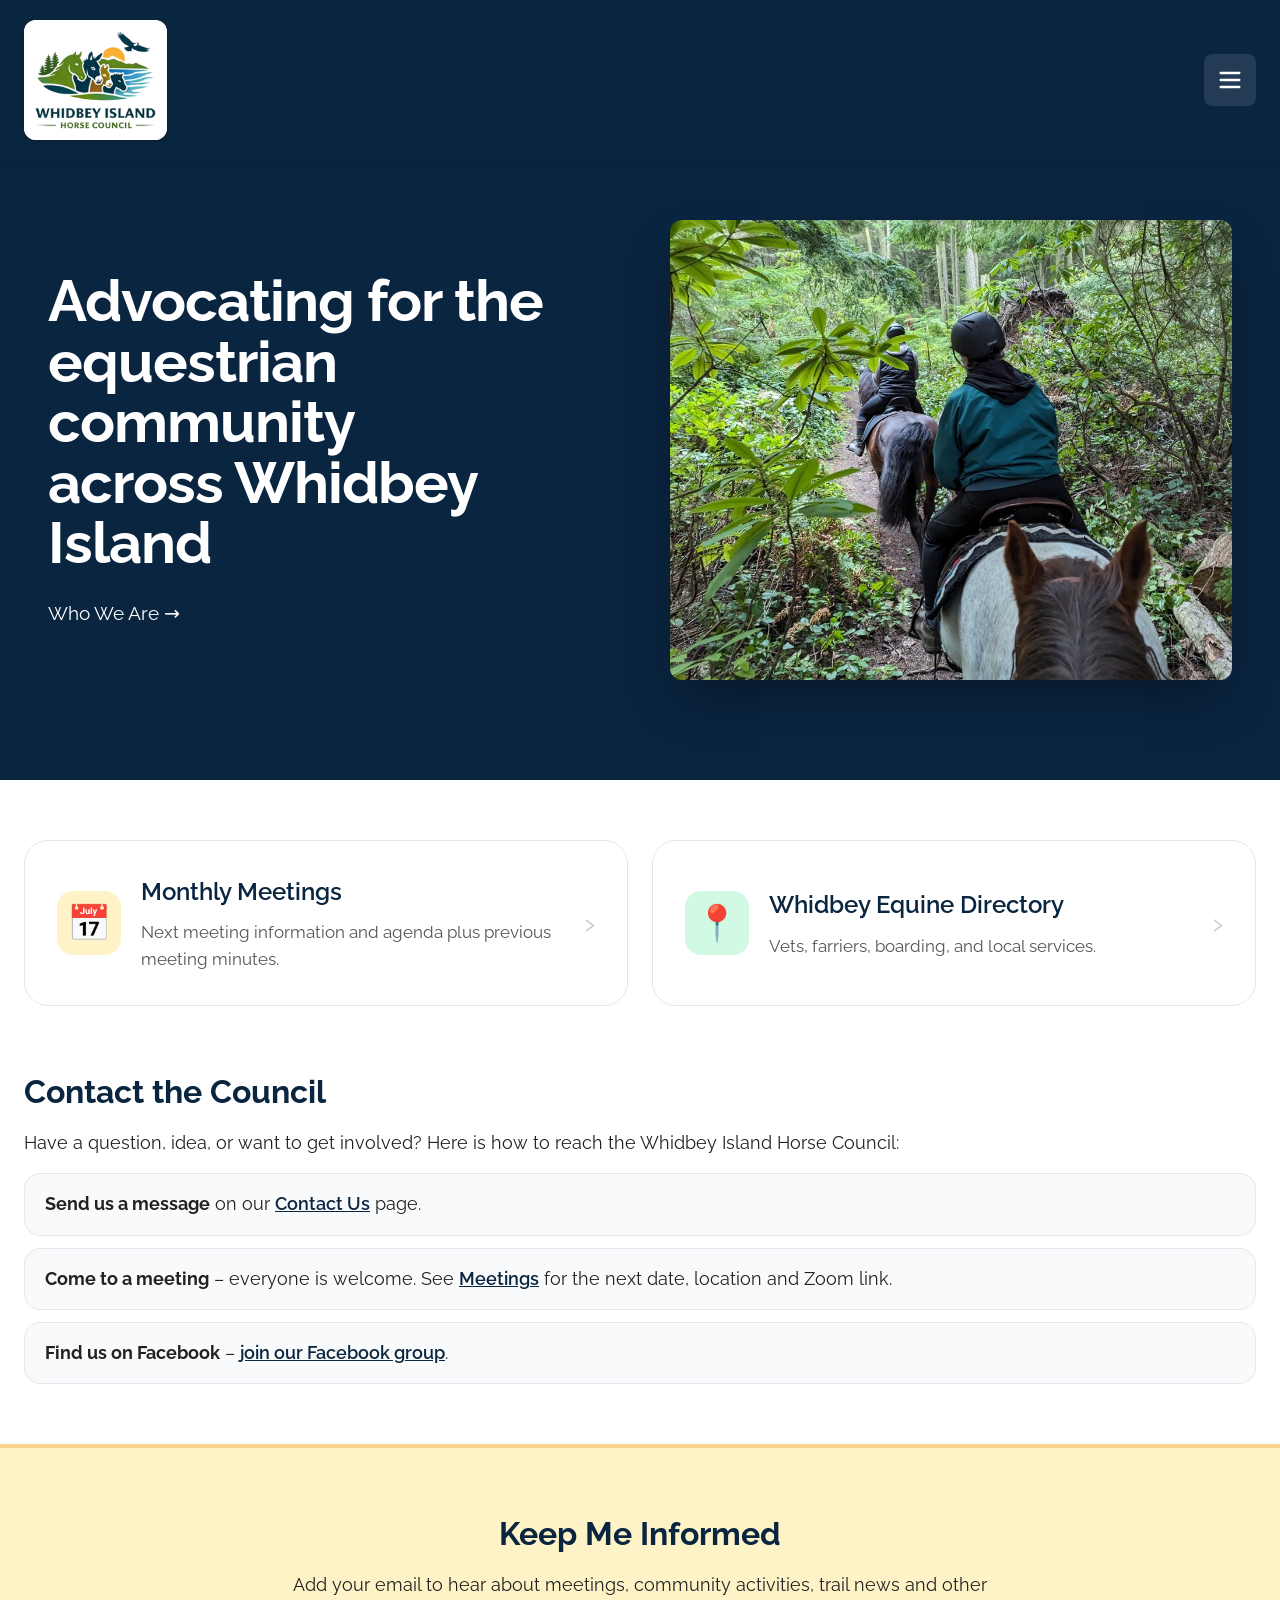
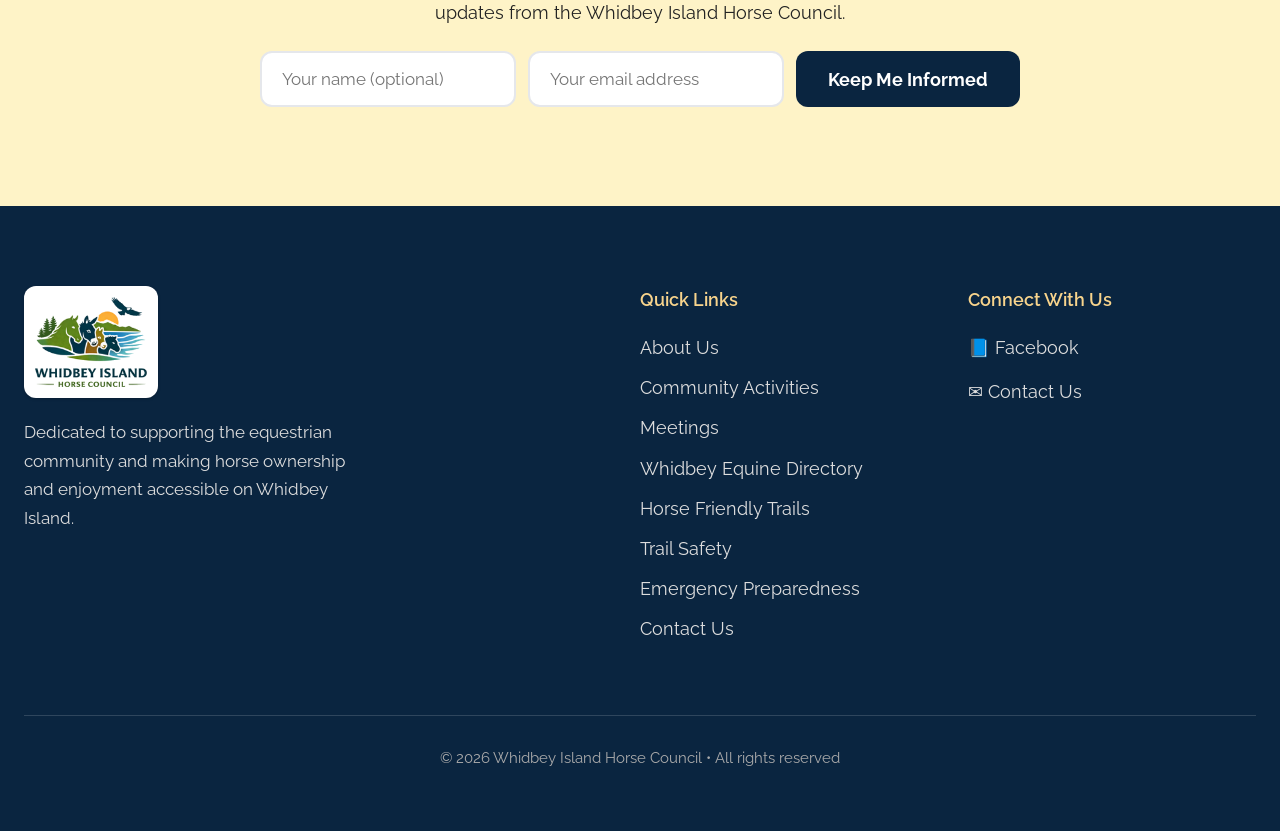
<file: index.html>
<!DOCTYPE html>
<html lang="en">
<head>
    <meta charset="UTF-8">
    <meta name="viewport" content="width=device-width, initial-scale=1.0">
    <meta name="description" content="Whidbey Island Horse Council - Promoting responsible horse ownership, trail access, and equestrian community on Whidbey Island, Washington.">
    <title>Home | Whidbey Island Horse Council</title>
    <link href="https://fonts.googleapis.com/css2?family=Raleway:wght@400;500;600;700&display=swap" rel="stylesheet">
    <link rel="icon" href="images/logo-header.png?v=20261117c" type="image/png">
    <link rel="apple-touch-icon" href="images/logo-header.png?v=20261117c">
    <link rel="stylesheet" href="css/styles.css?v=20261117c">
</head>
<body>

    <!-- HEADER with full accordion mobile menu -->
    <header class="header-bg">
        <div class="nav-container">
            <div class="logo-container">
                <a href="index.html">
                    <img src="images/logo-header.png?v=20261117c" alt="Whidbey Island Horse Council" class="site-logo">
                </a>
            </div>
            <nav class="desktop-nav" aria-label="Main">
                <a href="index.html" class="active">Home</a>
                <a href="about.html">About Us / Mission</a>
                <a href="events.html">Community Activities</a>
                <a href="monthly-meetings.html">Meetings</a>
                <a href="whidbey-equine-directory.html">Whidbey Equine Directory</a>
                <a href="horse-friendly-trails.html">Horse Friendly Trails</a>
                <a href="resources.html">Trail Safety</a>
                <a href="emergency-preparedness.html">Emergency Preparedness</a>
                <a href="contact.html">Contact Us</a>
            </nav>
            <button type="button" class="hamburger" onclick="toggleMobileMenu()" aria-label="Open menu" aria-controls="mobile-menu">
                <svg id="hamburger-icon" xmlns="http://www.w3.org/2000/svg" width="28" height="28" fill="none" viewBox="0 0 24 24" stroke="currentColor">
                    <path stroke-linecap="round" stroke-linejoin="round" stroke-width="2" d="M4 6h16M4 12h16M4 18h16"/>
                </svg>
            </button>
        </div>

        <!-- RIGHT-SIDE MOBILE DRAWER (no sub-menus: every page is its own item) -->
        <div id="mobile-menu" class="mobile-menu">
            <button type="button" class="close-btn" onclick="toggleMobileMenu()" aria-label="Close menu">×</button>
            <nav aria-label="Main menu">
                <a href="index.html" class="active" aria-current="page" onclick="toggleMobileMenu()">Home</a>
                <a href="about.html" onclick="toggleMobileMenu()">About Us / Mission</a>
                <a href="events.html" onclick="toggleMobileMenu()">Community Activities</a>
                <a href="monthly-meetings.html" onclick="toggleMobileMenu()">Meetings</a>
                <a href="whidbey-equine-directory.html" onclick="toggleMobileMenu()">Whidbey Equine Directory</a>
                <a href="horse-friendly-trails.html" onclick="toggleMobileMenu()">Horse Friendly Trails</a>
                <a href="resources.html" onclick="toggleMobileMenu()">Trail Safety</a>
                <a href="emergency-preparedness.html" onclick="toggleMobileMenu()">Emergency Preparedness</a>
                <a href="contact.html" onclick="toggleMobileMenu()">Contact Us</a>
            </nav>
        </div>
    </header>
    <!-- HERO SECTION – Text left, photo right -->
    <section class="home-hero">
        <div class="hero-grid">
            <div class="home-hero-text">
                <h1 class="home-hero-title">
                    Advocating for the equestrian community<br>across Whidbey Island
                </h1>
                <div style="display: flex; gap: 28px; flex-wrap: wrap; align-items: center;">
                    <a href="about.html" class="home-hero-link">Who We Are →</a>
                </div>
            </div>
            <div>
                <img src="images/hero-rider.jpg" alt="Horse rider on trail at sunset" class="home-hero-img">
            </div>
        </div>
    </section>

    <!-- QUICK LINKS -->
    <section class="quick-section">
        <div class="quick-grid">
          
            <a href="monthly-meetings.html" class="card">
                <div class="card-icon" style="background:#fef3c7; color:#b45309;">📅</div>
                <div class="card-content">
                    <h3>Monthly Meetings</h3>
                    <p>Next meeting information and agenda plus previous meeting minutes.</p>
                </div>
                <span class="card-arrow">›</span>
            </a>
            
            <a href="whidbey-equine-directory.html" class="card">
                <div class="card-icon" style="background:#d1fae5; color:#0f766e;">📍</div>
                <div class="card-content">
                    <h3>Whidbey Equine Directory</h3>
                    <p>Vets, farriers, boarding, and local services.</p>
                </div>
                <span class="card-arrow">›</span>
            </a>
        </div>
    </section>

    <!-- CONTACT THE COUNCIL -->
    <section class="home-contact">
        <h2>Contact the Council</h2>
        <p>Have a question, idea, or want to get involved? Here is how to reach the Whidbey Island Horse Council:</p>
        <ul class="home-contact-list">
            <li><strong>Send us a message</strong> on our <a href="contact.html">Contact Us</a> page.</li>
            <li><strong>Come to a meeting</strong> – everyone is welcome. See <a href="monthly-meetings.html">Meetings</a> for the next date, location and Zoom link.</li>
            <li><strong>Find us on Facebook</strong> – <a href="https://www.facebook.com/groups/1446844290421112" target="_blank" rel="noopener">join our Facebook group</a>.</li>
        </ul>
    </section>

    <!-- KEEP ME INFORMED (email sign-up). Where it goes is set in js/site-config.js -->
    <section class="keep-informed" id="keep-informed">
        <div class="keep-informed-inner">
            <h2>Keep Me Informed</h2>
            <p>Add your email to hear about meetings, community activities, trail news and other updates from the Whidbey Island Horse Council.</p>
            <form id="keep-informed-form" class="keep-informed-form" method="POST">
                <label class="visually-hidden" for="ki-name">Your name (optional)</label>
                <input id="ki-name" type="text" name="name" placeholder="Your name (optional)" autocomplete="name">
                <label class="visually-hidden" for="ki-email">Your email</label>
                <input id="ki-email" type="email" name="email" placeholder="Your email address" required autocomplete="email">
                <input type="hidden" name="_subject" value="Keep Me Informed sign-up (Whidbey Island Horse Council website)">
                <input type="hidden" name="form" value="Keep Me Informed">
                <input type="text" name="_gotcha" style="display:none" tabindex="-1" autocomplete="off">
                <button type="submit" class="keep-informed-btn">Keep Me Informed</button>
            </form>
            <p id="keep-informed-status" class="keep-informed-status" role="status" aria-live="polite"></p>
        </div>
    </section>

    <!-- FOOTER -->
    <footer class="footer">
        <div class="footer-content">
            <div>
                <div class="footer-logo">
                    <img src="images/logo-header.png?v=20261117c" alt="Whidbey Island Horse Council">
                </div>
                <p>Dedicated to supporting the equestrian community and making horse ownership and enjoyment accessible on Whidbey Island.</p>
            </div>
            <div class="footer-column">
                <h4>Quick Links</h4>
                <ul>
                    <li><a href="about.html">About Us</a></li>
                    <li><a href="events.html">Community Activities</a></li>
                    <li><a href="monthly-meetings.html">Meetings</a></li>
                    <li><a href="whidbey-equine-directory.html">Whidbey Equine Directory</a></li>
                    <li><a href="horse-friendly-trails.html">Horse Friendly Trails</a></li>
                    <li><a href="resources.html">Trail Safety</a></li>
                    <li><a href="emergency-preparedness.html">Emergency Preparedness</a></li>
                    <li><a href="contact.html">Contact Us</a></li>
                </ul>
            </div>
            <div class="footer-column">
                <h4>Connect With Us</h4>
                <div class="footer-social">
                    <a href="https://www.facebook.com/groups/1446844290421112" target="_blank" rel="noopener">📘 Facebook</a>
                    <a href="contact.html">✉️ Contact Us</a>
                </div>
            </div>
        </div>
        <div class="footer-bottom">
            &copy; 2026 Whidbey Island Horse Council • All rights reserved
        </div>
    </footer>

    <script src="js/site-config.js"></script>
    <script>
        // Keep Me Informed sign-up (same Formspree mechanism as the Contact Us page)
        (function () {
            const form = document.getElementById('keep-informed-form');
            const status = document.getElementById('keep-informed-status');
            if (!form) return;
            const endpoint = (window.SITE_CONFIG && window.SITE_CONFIG.keepInformedFormEndpoint) || '';
            form.action = endpoint;
            form.addEventListener('submit', async function (e) {
                e.preventDefault();
                const button = form.querySelector('button');
                button.disabled = true;
                button.textContent = 'Sending...';
                try {
                    const response = await fetch(endpoint, {
                        method: 'POST',
                        body: new FormData(form),
                        headers: { 'Accept': 'application/json' }
                    });
                    if (!response.ok) throw new Error('Status ' + response.status);
                    form.reset();
                    status.textContent = 'Thank you! You are on the list.';
                    status.className = 'keep-informed-status ok';
                } catch (err) {
                    status.textContent = 'Sorry, something went wrong. Please try again, or use our Contact Us page.';
                    status.className = 'keep-informed-status error';
                } finally {
                    button.disabled = false;
                    button.textContent = 'Keep Me Informed';
                }
            });
        })();

        function toggleMobileMenu() {
            const menu = document.getElementById('mobile-menu');
            const icon = document.getElementById('hamburger-icon');
            if (menu.classList.contains('active')) {
                menu.classList.remove('active');
                icon.innerHTML = `<path stroke-linecap="round" stroke-linejoin="round" stroke-width="2" d="M4 6h16M4 12h16M4 18h16"/>`;
            } else {
                menu.classList.add('active');
                icon.innerHTML = `<path stroke-linecap="round" stroke-linejoin="round" stroke-width="2" d="M6 18L18 6M6 6l12 12"/>`;
            }
        }
        function toggleAccordion(button) {
            const isExpanded = button.getAttribute('aria-expanded') === 'true';
            button.setAttribute('aria-expanded', !isExpanded);
            const content = button.nextElementSibling;
            content.classList.toggle('open');
        }
    </script>
</body>
</html>
</file>
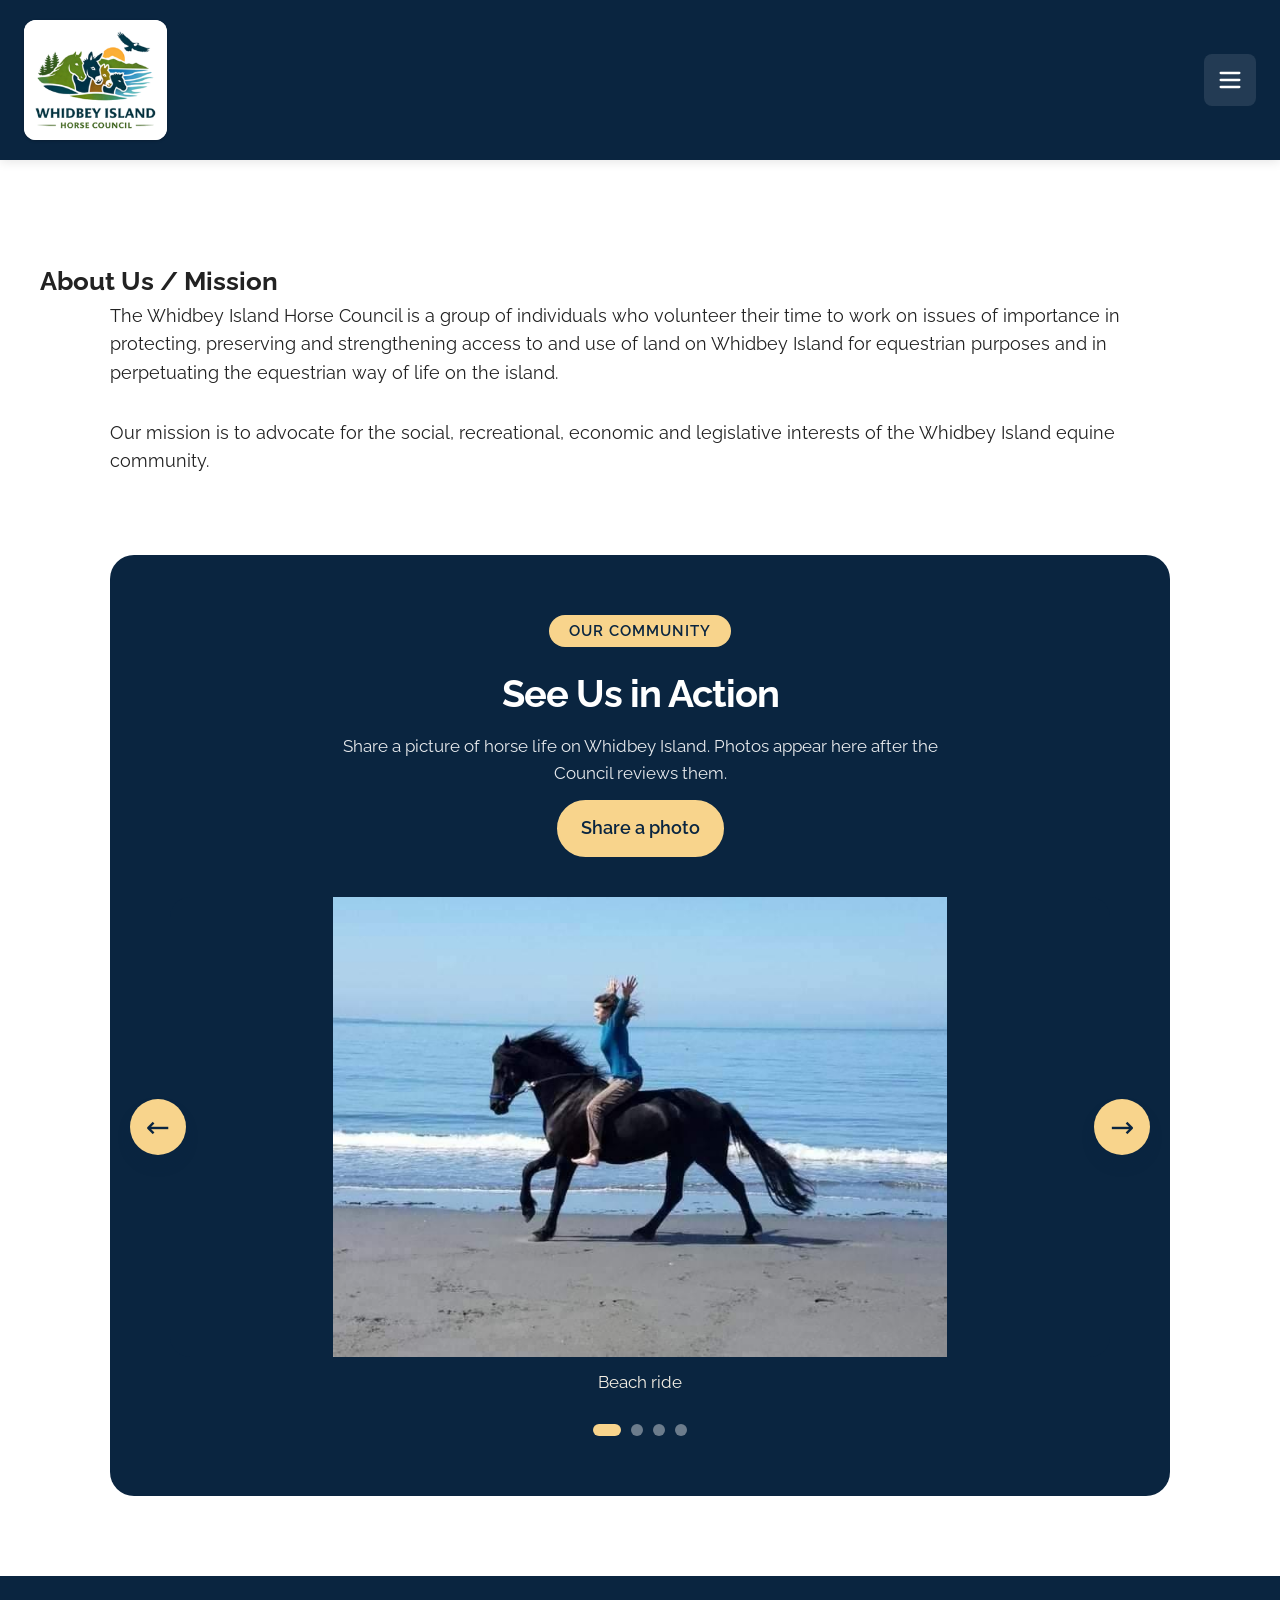
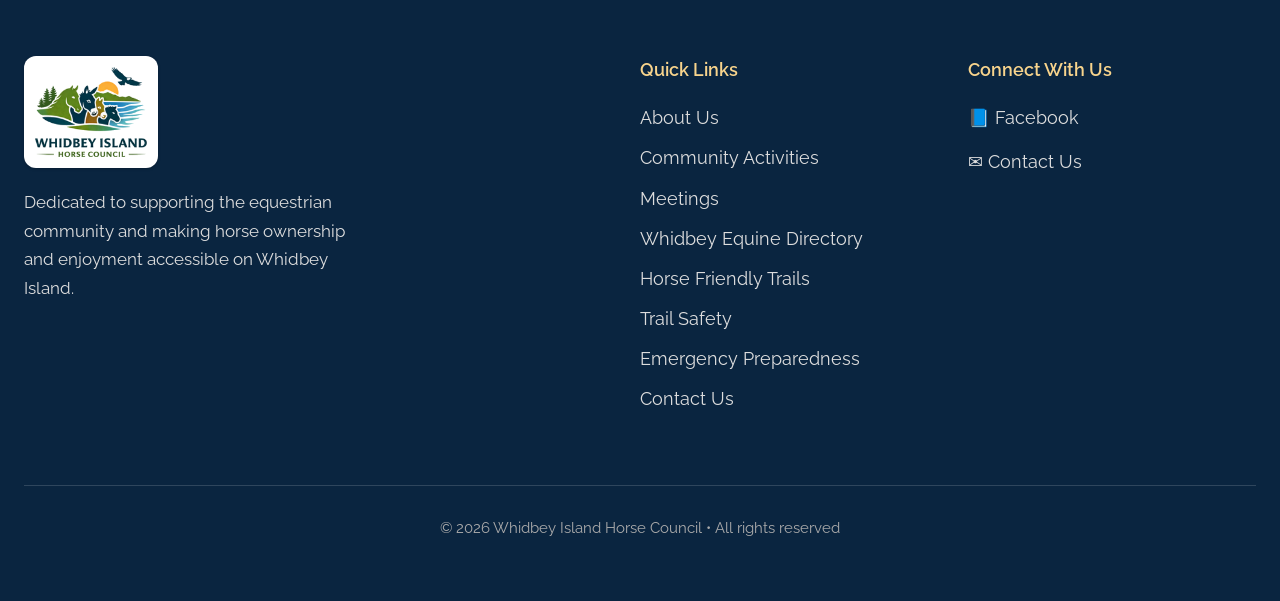
<file: about.html>
<!DOCTYPE html>
<html lang="en">
<head>
    <meta charset="UTF-8">
    <meta name="viewport" content="width=device-width, initial-scale=1.0">
    <title>About Us / Mission | Whidbey Island Horse Council</title>
    <link href="https://fonts.googleapis.com/css2?family=Raleway:wght@400;500;600;700&display=swap" rel="stylesheet">
    <link rel="icon" href="images/logo-header.png?v=20261117c" type="image/png">
    <link rel="apple-touch-icon" href="images/logo-header.png?v=20261117c">
    <link rel="stylesheet" href="css/styles.css?v=20261120f">
</head>
<body>

    <!-- HEADER (unchanged) -->
    <header class="header-bg">
        <div class="nav-container">
            <div class="logo-container">
                <a href="index.html">
                    <img src="images/logo-header.png?v=20261117c" alt="Whidbey Island Horse Council" class="site-logo">
                </a>
            </div>
            <nav class="desktop-nav" aria-label="Main">
                <a href="index.html">Home</a>
                <a href="about.html" class="active">About Us / Mission</a>
                <a href="events.html">Community Activities</a>
                <a href="monthly-meetings.html">Meetings</a>
                <a href="whidbey-equine-directory.html">Whidbey Equine Directory</a>
                <a href="horse-friendly-trails.html">Horse Friendly Trails</a>
                <a href="resources.html">Trail Safety</a>
                <a href="emergency-preparedness.html">Emergency Preparedness</a>
                <a href="contact.html">Contact Us</a>
            </nav>
            <button type="button" class="hamburger" onclick="toggleMobileMenu()" aria-label="Open menu" aria-controls="mobile-menu">
                <svg id="hamburger-icon" xmlns="http://www.w3.org/2000/svg" width="28" height="28" fill="none" viewBox="0 0 24 24" stroke="currentColor">
                    <path stroke-linecap="round" stroke-linejoin="round" stroke-width="2" d="M4 6h16M4 12h16M4 18h16"/>
                </svg>
            </button>
        </div>

        <!-- RIGHT-SIDE MOBILE DRAWER (no sub-menus: every page is its own item) -->
        <div id="mobile-menu" class="mobile-menu">
            <button type="button" class="close-btn" onclick="toggleMobileMenu()" aria-label="Close menu">×</button>
            <nav aria-label="Main menu">
                <a href="index.html" onclick="toggleMobileMenu()">Home</a>
                <a href="about.html" class="active" aria-current="page" onclick="toggleMobileMenu()">About Us / Mission</a>
                <a href="events.html" onclick="toggleMobileMenu()">Community Activities</a>
                <a href="monthly-meetings.html" onclick="toggleMobileMenu()">Meetings</a>
                <a href="whidbey-equine-directory.html" onclick="toggleMobileMenu()">Whidbey Equine Directory</a>
                <a href="horse-friendly-trails.html" onclick="toggleMobileMenu()">Horse Friendly Trails</a>
                <a href="resources.html" onclick="toggleMobileMenu()">Trail Safety</a>
                <a href="emergency-preparedness.html" onclick="toggleMobileMenu()">Emergency Preparedness</a>
                <a href="contact.html" onclick="toggleMobileMenu()">Contact Us</a>
            </nav>
        </div>
    </header>

    <section class="main-content">
        <h1 class="page-title">About Us / Mission</h1>
        <div class="content-wrapper">
            <p>The Whidbey Island Horse Council is a group of individuals who volunteer their time to work on issues of importance in protecting, preserving and strengthening access to and use of land on Whidbey Island for equestrian purposes and in perpetuating the equestrian way of life on the island.</p>
            
            <p style="margin-top: 2rem;">Our mission is to advocate for the social, recreational, economic and legislative interests of the Whidbey Island equine community.</p>

            <!-- CAROUSEL -->
            <div class="carousel-section">
                <div class="carousel-header">
                    <span>OUR COMMUNITY</span>
                    <h2 class="carousel-title">See Us in Action</h2>
                    <div class="carousel-share">
                        <p>Share a picture of horse life on Whidbey Island. Photos appear here after the Council reviews them.</p>
                        <a class="cta-pill" href="https://airtable.com/appQJMuaUdqUcuPiJ/pagS0AFWzb2B0iEV7/form" target="_blank" rel="noopener noreferrer">Share a photo</a>
                    </div>
                </div>
                
                <div class="carousel-container">
                    <button type="button" class="carousel-arrow prev" onclick="prevSlide()" aria-label="Previous photo">←</button>
                    <div class="carousel-viewport">
                    <div class="carousel-track" id="carousel-track">
                        <div class="carousel-slide">
                            <img src="images/council-horse-beach.jpeg" alt="Beach ride">
                            <p class="carousel-caption">Beach ride</p>
                        </div>
                        <div class="carousel-slide">
                            <img src="images/council-horse-head.jpeg" alt="Horse head">
                            <p class="carousel-caption">Horse head</p>
                        </div>
                        <div class="carousel-slide">
                            <img src="images/council-horse-diane.jpeg" alt="Diane with horse">
                            <p class="carousel-caption">Diane with horse</p>
                        </div>
                        <div class="carousel-slide">
                            <img src="images/council-horse-drive.jpeg" alt="Horse drive">
                            <p class="carousel-caption">Horse drive</p>
                        </div>
                    </div>
                    </div>
                    
                    <button type="button" class="carousel-arrow next" onclick="nextSlide()" aria-label="Next photo">→</button>
                </div>
                
                <div class="carousel-dots" id="carousel-dots" role="group" aria-label="Choose a photo"></div>
            </div>
        </div>
    </section>

    <!-- FOOTER -->
    <footer class="footer">
        <div class="footer-content">
            <div>
                <div class="footer-logo">
                    <img src="images/logo-header.png?v=20261117c" alt="Whidbey Island Horse Council">
                </div>
                <p>Dedicated to supporting the equestrian community and making horse ownership and enjoyment accessible on Whidbey Island.</p>
            </div>
            <div class="footer-column">
                <h4>Quick Links</h4>
                <ul>
                    <li><a href="about.html">About Us</a></li>
                    <li><a href="events.html">Community Activities</a></li>
                    <li><a href="monthly-meetings.html">Meetings</a></li>
                    <li><a href="whidbey-equine-directory.html">Whidbey Equine Directory</a></li>
                    <li><a href="horse-friendly-trails.html">Horse Friendly Trails</a></li>
                    <li><a href="resources.html">Trail Safety</a></li>
                    <li><a href="emergency-preparedness.html">Emergency Preparedness</a></li>
                    <li><a href="contact.html">Contact Us</a></li>
                </ul>
            </div>
            <div class="footer-column">
                <h4>Connect With Us</h4>
                <div class="footer-social">
                    <a href="https://www.facebook.com/groups/1446844290421112" target="_blank" rel="noopener">📘 Facebook</a>
                    <a href="contact.html">✉️ Contact Us</a>
                </div>
            </div>
        </div>
        <div class="footer-bottom">
            &copy; 2026 Whidbey Island Horse Council • All rights reserved
        </div>
    </footer>

    <script src="js/photos.js?v=20261120f"></script>
    <script>
        function toggleMobileMenu() {
            const menu = document.getElementById('mobile-menu');
            const icon = document.getElementById('hamburger-icon');
            if (menu.classList.contains('active')) {
                menu.classList.remove('active');
                icon.innerHTML = `<path stroke-linecap="round" stroke-linejoin="round" stroke-width="2" d="M4 6h16M4 12h16M4 18h16"/>`;
            } else {
                menu.classList.add('active');
                icon.innerHTML = `<path stroke-linecap="round" stroke-linejoin="round" stroke-width="2" d="M6 18L18 6M6 6l12 12"/>`;
            }
        }

        function toggleAccordion(button) {
            const isExpanded = button.getAttribute('aria-expanded') === 'true';
            button.setAttribute('aria-expanded', !isExpanded);
            const content = button.nextElementSibling;
            content.classList.toggle('open');
        }
    </script>
</body>
</html>
</file>
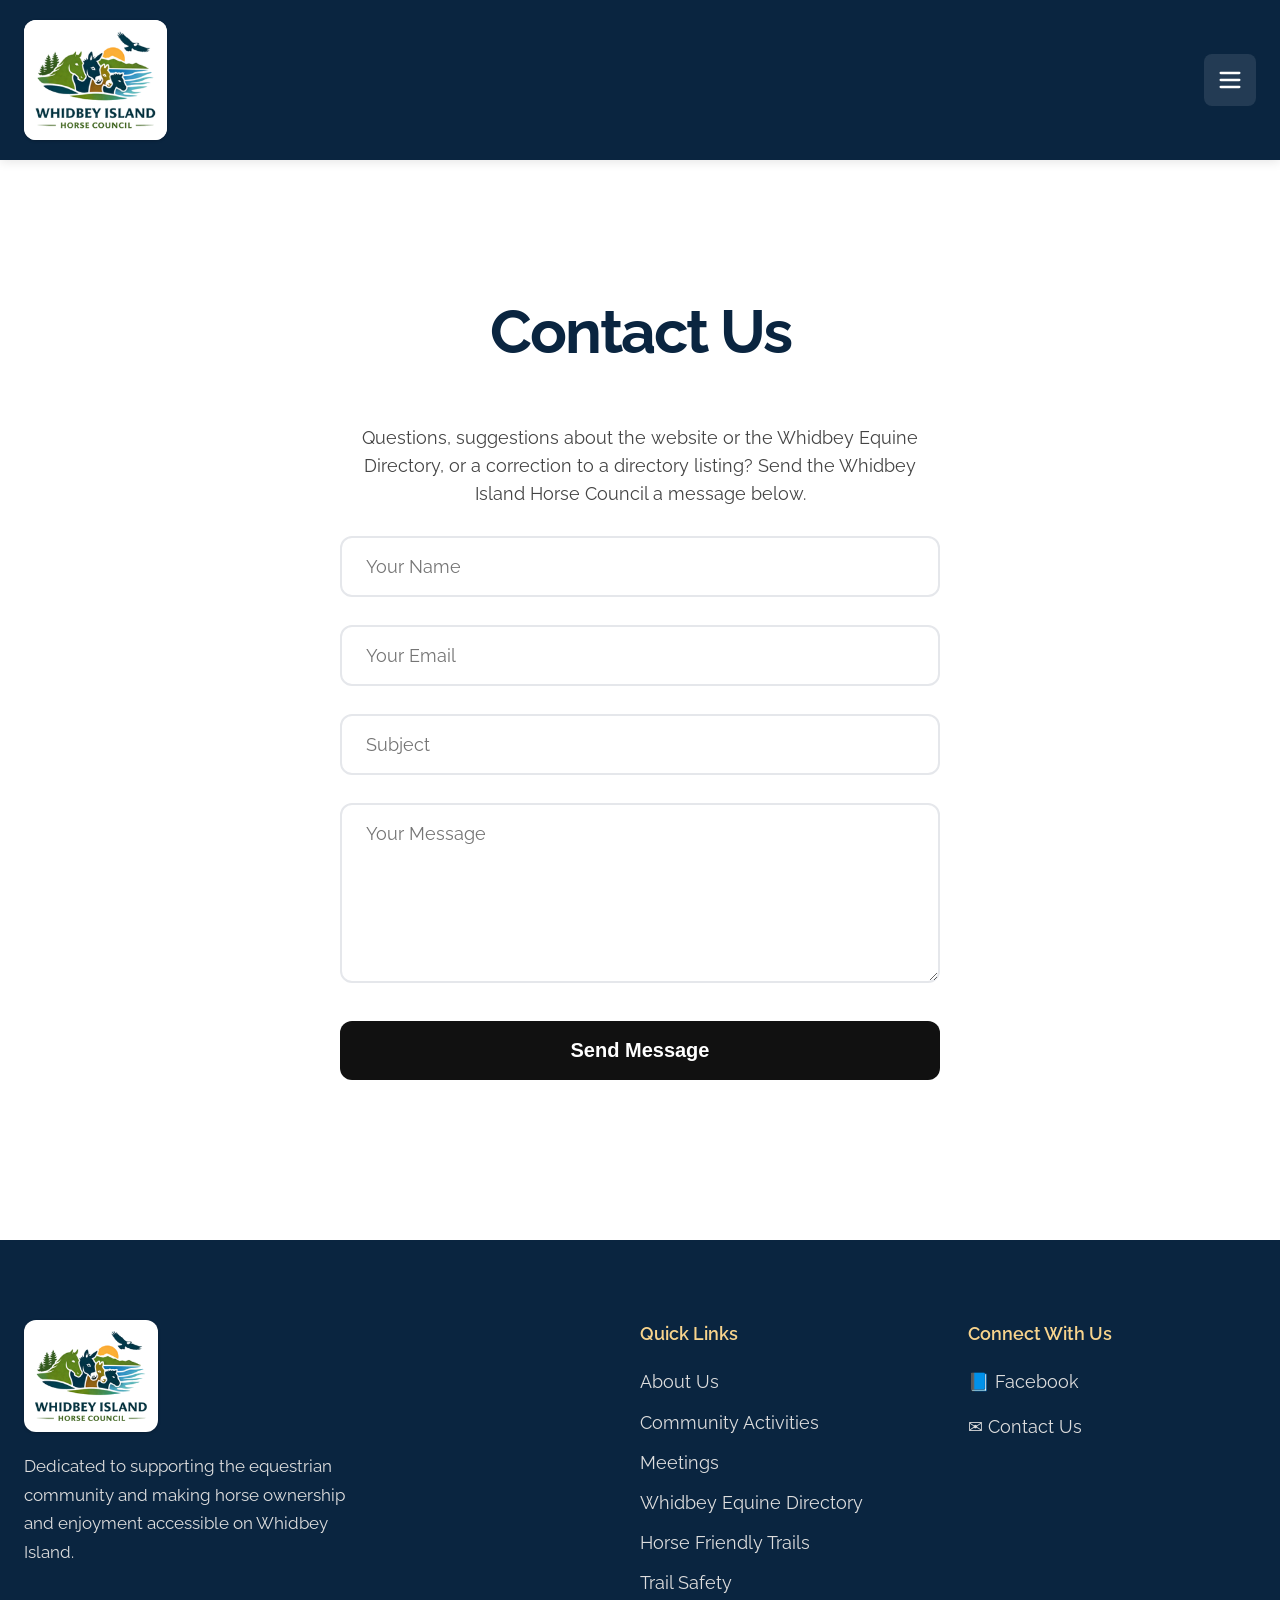
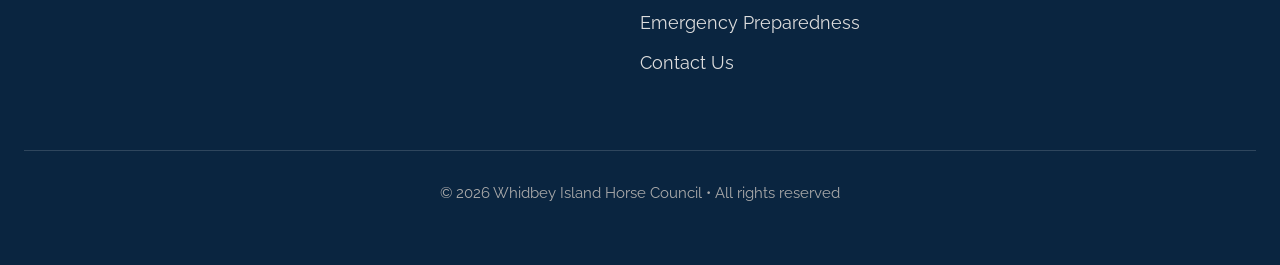
<file: contact.html>
<!DOCTYPE html>
<html lang="en">
<head>
    <meta charset="UTF-8">
    <meta name="viewport" content="width=device-width, initial-scale=1.0">
    <title>Contact Us | Whidbey Island Horse Council</title>

    <link href="https://fonts.googleapis.com/css2?family=Raleway:wght@400;500;600;700&display=swap" rel="stylesheet">
    <link href="https://fonts.googleapis.com/css2?family=Great+Vibes&display=swap" rel="stylesheet">
    <link rel="stylesheet" href="https://cdnjs.cloudflare.com/ajax/libs/font-awesome/6.5.1/css/all.min.css">
    <link rel="icon" href="images/logo-header.png?v=20261117c" type="image/png">
    <link rel="apple-touch-icon" href="images/logo-header.png?v=20261117c">
    <link rel="stylesheet" href="css/styles.css?v=20261117c">
    <style>
        #error-message i {
            color: #c0392b;
        }
    </style>
</head>
<body>

    <header class="header-bg">
        <div class="nav-container">
            <div class="logo-container">
                <a href="index.html">
                    <img src="images/logo-header.png?v=20261117c" alt="Whidbey Island Horse Council" class="site-logo">
                </a>
            </div>
            <nav class="desktop-nav" aria-label="Main">
                <a href="index.html">Home</a>
                <a href="about.html">About Us / Mission</a>
                <a href="events.html">Community Activities</a>
                <a href="monthly-meetings.html">Meetings</a>
                <a href="whidbey-equine-directory.html">Whidbey Equine Directory</a>
                <a href="horse-friendly-trails.html">Horse Friendly Trails</a>
                <a href="resources.html">Trail Safety</a>
                <a href="emergency-preparedness.html">Emergency Preparedness</a>
                <a href="contact.html" class="active">Contact Us</a>
            </nav>
            <button type="button" class="hamburger" onclick="toggleMobileMenu()" aria-label="Open menu" aria-controls="mobile-menu">
                <svg id="hamburger-icon" xmlns="http://www.w3.org/2000/svg" width="28" height="28" fill="none" viewBox="0 0 24 24" stroke="currentColor">
                    <path stroke-linecap="round" stroke-linejoin="round" stroke-width="2" d="M4 6h16M4 12h16M4 18h16"/>
                </svg>
            </button>
        </div>

        <!-- RIGHT-SIDE MOBILE DRAWER (no sub-menus: every page is its own item) -->
        <div id="mobile-menu" class="mobile-menu">
            <button type="button" class="close-btn" onclick="toggleMobileMenu()" aria-label="Close menu">×</button>
            <nav aria-label="Main menu">
                <a href="index.html" onclick="toggleMobileMenu()">Home</a>
                <a href="about.html" onclick="toggleMobileMenu()">About Us / Mission</a>
                <a href="events.html" onclick="toggleMobileMenu()">Community Activities</a>
                <a href="monthly-meetings.html" onclick="toggleMobileMenu()">Meetings</a>
                <a href="whidbey-equine-directory.html" onclick="toggleMobileMenu()">Whidbey Equine Directory</a>
                <a href="horse-friendly-trails.html" onclick="toggleMobileMenu()">Horse Friendly Trails</a>
                <a href="resources.html" onclick="toggleMobileMenu()">Trail Safety</a>
                <a href="emergency-preparedness.html" onclick="toggleMobileMenu()">Emergency Preparedness</a>
                <a href="contact.html" class="active" aria-current="page" onclick="toggleMobileMenu()">Contact Us</a>
            </nav>
        </div>
    </header>

    <section class="main-content">
        <div class="contact-container">
            <h1 class="contact-title">Contact Us</h1>
            <p class="contact-intro">Questions, suggestions about the website or the Whidbey Equine Directory, or a correction to a directory listing? Send the Whidbey Island Horse Council a message below.</p>

            <form class="contact-form" id="contact-form" action="https://formspree.io/f/xnpnbwar" method="POST">
                <input type="text" name="name" placeholder="Your Name" required>
                <input type="email" name="email" placeholder="Your Email" required>
                <input type="text" name="subject" placeholder="Subject" required>
                <textarea name="message" placeholder="Your Message" rows="6" required></textarea>

                <input type="hidden" name="_subject" value="New message from Whidbey Island Horse Council website">
                <input type="text" name="_gotcha" style="display:none" tabindex="-1" autocomplete="off">

                <button type="submit" class="send-button">Send Message</button>
            </form>

            <div id="success-message" class="success-container">
                <i class="fa-solid fa-circle-check"></i>
                <h2>Message Sent!</h2>
                <p>Thank you for reaching out to the Whidbey Island Horse Council.</p>
                <p>We'll get back to you as soon as possible.</p>
                <button onclick="resetContactForm()">Send Another Message</button>
            </div>

            <div id="error-message" class="success-container">
                <i class="fa-solid fa-circle-xmark"></i>
                <h2>Message Not Sent</h2>
                <p>Sorry, something went wrong while sending your message.</p>
                <p>Please try again in a moment.</p>
                <button onclick="resetContactForm()">Try Again</button>
            </div>
        </div>
    </section>

    <footer class="footer">
        <div class="footer-content">
            <div>
                <div class="footer-logo">
                    <img src="images/logo-header.png?v=20261117c" alt="Whidbey Island Horse Council">
                </div>
                <p>Dedicated to supporting the equestrian community and making horse ownership and enjoyment accessible on Whidbey Island.</p>
            </div>
            <div class="footer-column">
                <h4>Quick Links</h4>
                <ul>
                    <li><a href="about.html">About Us</a></li>
                    <li><a href="events.html">Community Activities</a></li>
                    <li><a href="monthly-meetings.html">Meetings</a></li>
                    <li><a href="whidbey-equine-directory.html">Whidbey Equine Directory</a></li>
                    <li><a href="horse-friendly-trails.html">Horse Friendly Trails</a></li>
                    <li><a href="resources.html">Trail Safety</a></li>
                    <li><a href="emergency-preparedness.html">Emergency Preparedness</a></li>
                    <li><a href="contact.html">Contact Us</a></li>
                </ul>
            </div>
            <div class="footer-column">
                <h4>Connect With Us</h4>
                <div class="footer-social">
                    <a href="https://www.facebook.com/groups/1446844290421112" target="_blank" rel="noopener">📘 Facebook</a>
                    <a href="contact.html">✉️ Contact Us</a>
                </div>
            </div>
        </div>
        <div class="footer-bottom">
            &copy; 2026 Whidbey Island Horse Council • All rights reserved
        </div>
    </footer>

    <script>
        function toggleMobileMenu() {
            const menu = document.getElementById('mobile-menu');
            const icon = document.getElementById('hamburger-icon');
            if (menu.classList.contains('active')) {
                menu.classList.remove('active');
                icon.innerHTML = `<path stroke-linecap="round" stroke-linejoin="round" stroke-width="2" d="M4 6h16M4 12h16M4 18h16"/>`;
            } else {
                menu.classList.add('active');
                icon.innerHTML = `<path stroke-linecap="round" stroke-linejoin="round" stroke-width="2" d="M6 18L18 6M6 6l12 12"/>`;
            }
        }

        function toggleAccordion(button) {
            const isExpanded = button.getAttribute('aria-expanded') === 'true';
            button.setAttribute('aria-expanded', !isExpanded);
            const content = button.nextElementSibling;
            content.classList.toggle('open');
        }

        const contactForm = document.getElementById('contact-form');
        const successMessage = document.getElementById('success-message');
        const errorMessage = document.getElementById('error-message');

        if (contactForm) {
            contactForm.addEventListener('submit', async function(e) {
                e.preventDefault();

                const button = contactForm.querySelector('.send-button');
                button.disabled = true;
                button.textContent = 'Sending...';

                try {
                    const response = await fetch(contactForm.action, {
                        method: 'POST',
                        body: new FormData(contactForm),
                        headers: { 'Accept': 'application/json' }
                    });

                    contactForm.style.display = 'none';

                    if (response.ok) {
                        successMessage.style.display = 'flex';
                        errorMessage.style.display = 'none';
                        contactForm.reset();
                    } else {
                        successMessage.style.display = 'none';
                        errorMessage.style.display = 'flex';
                    }
                } catch (error) {
                    contactForm.style.display = 'none';
                    successMessage.style.display = 'none';
                    errorMessage.style.display = 'flex';
                } finally {
                    button.disabled = false;
                    button.textContent = 'Send Message';
                }
            });
        }

        // Pre-fill the subject when arriving from a link such as contact.html?subject=Directory%20listing%20correction
        (function () {
            const params = new URLSearchParams(window.location.search);
            const subject = params.get('subject');
            const field = contactForm ? contactForm.querySelector('input[name="subject"]') : null;
            if (subject && field) field.value = subject.slice(0, 120);
        })();

        function resetContactForm() {
            successMessage.style.display = 'none';
            errorMessage.style.display = 'none';
            contactForm.style.display = 'flex';
        }
    </script>
</body>
</html>
</file>
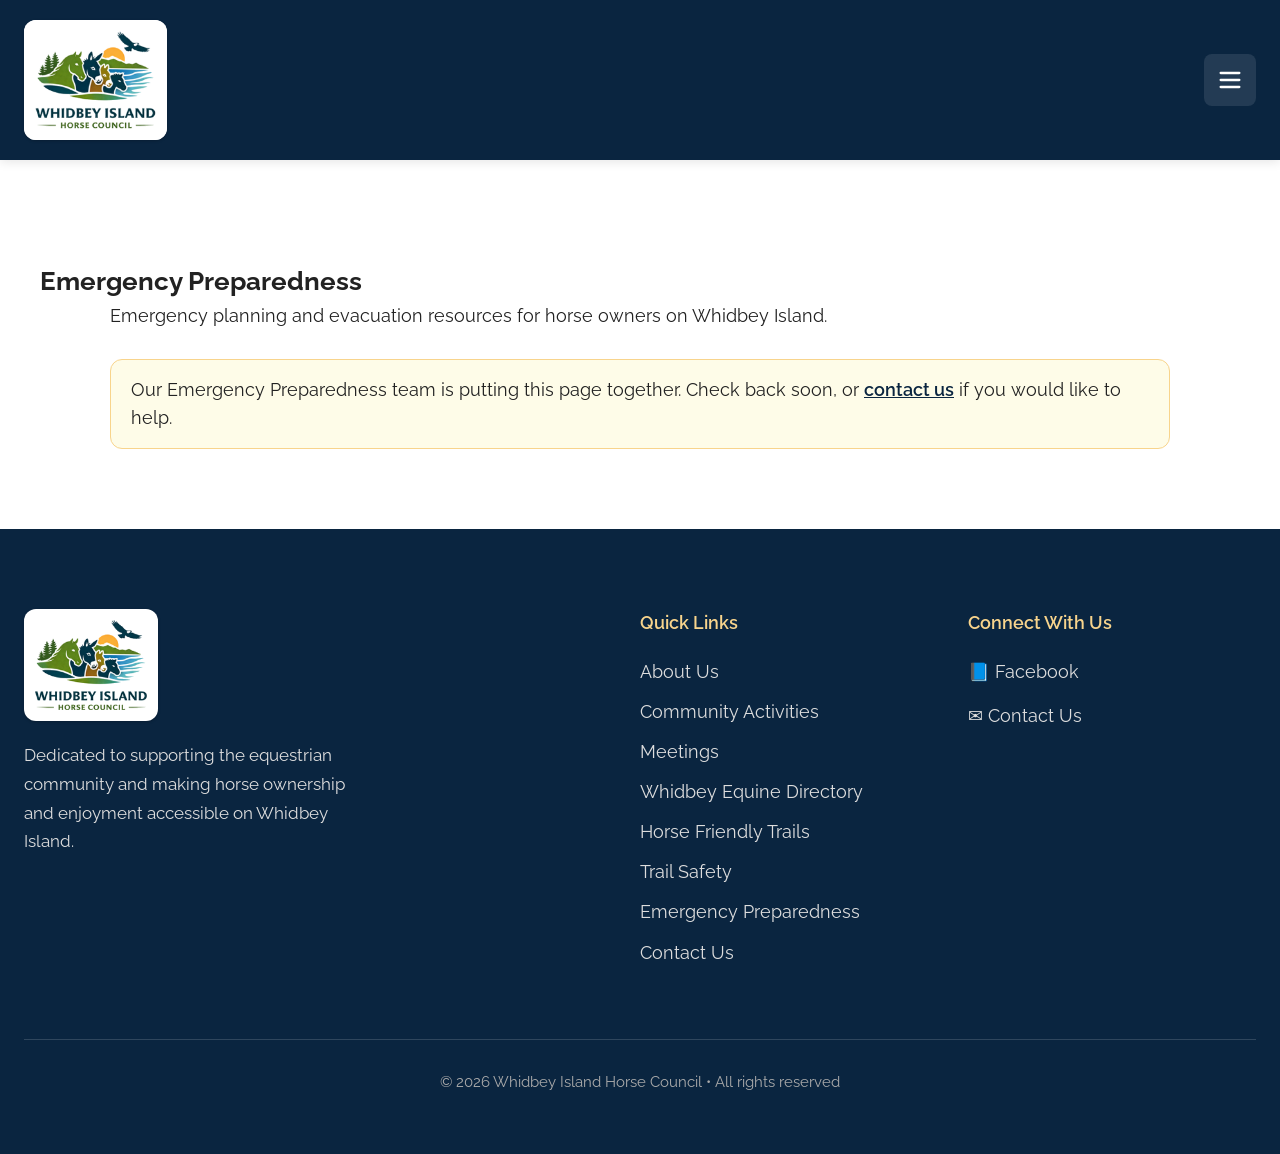
<file: disaster-preparedness.html>
<!DOCTYPE html>
<html lang="en">
<head>
    <meta charset="UTF-8">
    <title>Emergency Preparedness | Whidbey Island Horse Council</title>
    <meta http-equiv="refresh" content="0; url=emergency-preparedness.html">
    <link rel="canonical" href="emergency-preparedness.html">
</head>
<body>
    <p>This page has moved to <a href="emergency-preparedness.html">Emergency Preparedness</a>.</p>
</body>
</html>
</file>
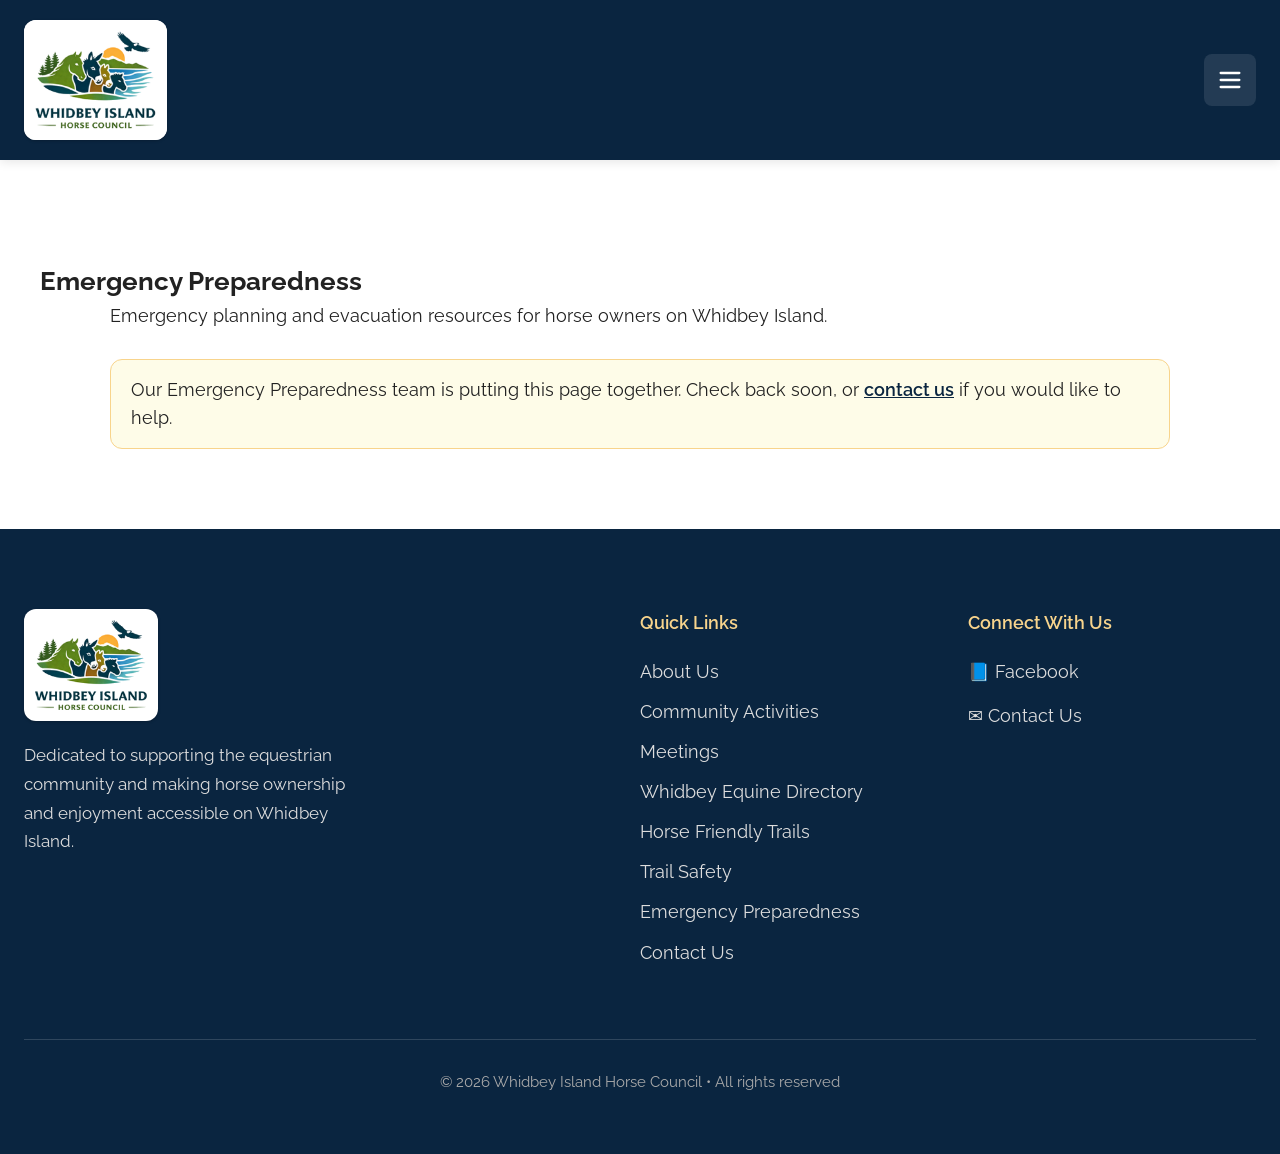
<file: emergency-preparedness.html>
<!DOCTYPE html>
<html lang="en">
<head>
    <meta charset="UTF-8">
    <meta name="viewport" content="width=device-width, initial-scale=1.0">
    <title>Emergency Preparedness | Whidbey Island Horse Council</title>
    <link href="https://fonts.googleapis.com/css2?family=Raleway:wght@400;500;600;700&display=swap" rel="stylesheet">
    <link rel="icon" href="images/logo-header.png?v=20261117c" type="image/png">
    <link rel="apple-touch-icon" href="images/logo-header.png?v=20261117c">
    <link rel="stylesheet" href="css/styles.css?v=20261117c">
</head>
<body>

    <!-- FULL HEADER with accordion -->
    <header class="header-bg">
        <div class="nav-container">
            <div class="logo-container">
                <a href="index.html">
                    <img src="images/logo-header.png?v=20261117c" alt="Whidbey Island Horse Council" class="site-logo">
                </a>
            </div>
            <nav class="desktop-nav" aria-label="Main">
                <a href="index.html">Home</a>
                <a href="about.html">About Us / Mission</a>
                <a href="events.html">Community Activities</a>
                <a href="monthly-meetings.html">Meetings</a>
                <a href="whidbey-equine-directory.html">Whidbey Equine Directory</a>
                <a href="horse-friendly-trails.html">Horse Friendly Trails</a>
                <a href="resources.html">Trail Safety</a>
                <a href="emergency-preparedness.html" class="active">Emergency Preparedness</a>
                <a href="contact.html">Contact Us</a>
            </nav>
            <button type="button" class="hamburger" onclick="toggleMobileMenu()" aria-label="Open menu" aria-controls="mobile-menu">
                <svg id="hamburger-icon" xmlns="http://www.w3.org/2000/svg" width="28" height="28" fill="none" viewBox="0 0 24 24" stroke="currentColor">
                    <path stroke-linecap="round" stroke-linejoin="round" stroke-width="2" d="M4 6h16M4 12h16M4 18h16"/>
                </svg>
            </button>
        </div>

        <!-- RIGHT-SIDE MOBILE DRAWER (no sub-menus: every page is its own item) -->
        <div id="mobile-menu" class="mobile-menu">
            <button type="button" class="close-btn" onclick="toggleMobileMenu()" aria-label="Close menu">×</button>
            <nav aria-label="Main menu">
                <a href="index.html" onclick="toggleMobileMenu()">Home</a>
                <a href="about.html" onclick="toggleMobileMenu()">About Us / Mission</a>
                <a href="events.html" onclick="toggleMobileMenu()">Community Activities</a>
                <a href="monthly-meetings.html" onclick="toggleMobileMenu()">Meetings</a>
                <a href="whidbey-equine-directory.html" onclick="toggleMobileMenu()">Whidbey Equine Directory</a>
                <a href="horse-friendly-trails.html" onclick="toggleMobileMenu()">Horse Friendly Trails</a>
                <a href="resources.html" onclick="toggleMobileMenu()">Trail Safety</a>
                <a href="emergency-preparedness.html" class="active" aria-current="page" onclick="toggleMobileMenu()">Emergency Preparedness</a>
                <a href="contact.html" onclick="toggleMobileMenu()">Contact Us</a>
            </nav>
        </div>
    </header>

    <section class="main-content">
        <h1 class="page-title">Emergency Preparedness</h1>
        <div class="content-wrapper">
            <p>Emergency planning and evacuation resources for horse owners on Whidbey Island.</p>
            <!-- CONTENT IN PROGRESS: the Council's Emergency Preparedness team is still writing this page.
                 Add their sections below this comment when ready. -->
            <p class="notice-box">Our Emergency Preparedness team is putting this page together. Check back soon, or <a href="contact.html">contact us</a> if you would like to help.</p>
        </div>
    </section>

    <!-- FOOTER -->
    <footer class="footer">
        <div class="footer-content">
            <div>
                <div class="footer-logo">
                    <img src="images/logo-header.png?v=20261117c" alt="Whidbey Island Horse Council">
                </div>
                <p>Dedicated to supporting the equestrian community and making horse ownership and enjoyment accessible on Whidbey Island.</p>
            </div>
            <div class="footer-column">
                <h4>Quick Links</h4>
                <ul>
                    <li><a href="about.html">About Us</a></li>
                    <li><a href="events.html">Community Activities</a></li>
                    <li><a href="monthly-meetings.html">Meetings</a></li>
                    <li><a href="whidbey-equine-directory.html">Whidbey Equine Directory</a></li>
                    <li><a href="horse-friendly-trails.html">Horse Friendly Trails</a></li>
                    <li><a href="resources.html">Trail Safety</a></li>
                    <li><a href="emergency-preparedness.html">Emergency Preparedness</a></li>
                    <li><a href="contact.html">Contact Us</a></li>
                </ul>
            </div>
            <div class="footer-column">
                <h4>Connect With Us</h4>
                <div class="footer-social">
                    <a href="https://www.facebook.com/groups/1446844290421112" target="_blank" rel="noopener">📘 Facebook</a>
                    <a href="contact.html">✉️ Contact Us</a>
                </div>
            </div>
        </div>
        <div class="footer-bottom">
            &copy; 2026 Whidbey Island Horse Council • All rights reserved
        </div>
    </footer>

    <script>
        function toggleMobileMenu() {
            const menu = document.getElementById('mobile-menu');
            const icon = document.getElementById('hamburger-icon');
            if (menu.classList.contains('active')) {
                menu.classList.remove('active');
                icon.innerHTML = `<path stroke-linecap="round" stroke-linejoin="round" stroke-width="2" d="M4 6h16M4 12h16M4 18h16"/>`;
            } else {
                menu.classList.add('active');
                icon.innerHTML = `<path stroke-linecap="round" stroke-linejoin="round" stroke-width="2" d="M6 18L18 6M6 6l12 12"/>`;
            }
        }
        function toggleAccordion(button) {
            const isExpanded = button.getAttribute('aria-expanded') === 'true';
            button.setAttribute('aria-expanded', !isExpanded);
            const content = button.nextElementSibling;
            content.classList.toggle('open');
        }
    </script>
</body>
</html>
</file>
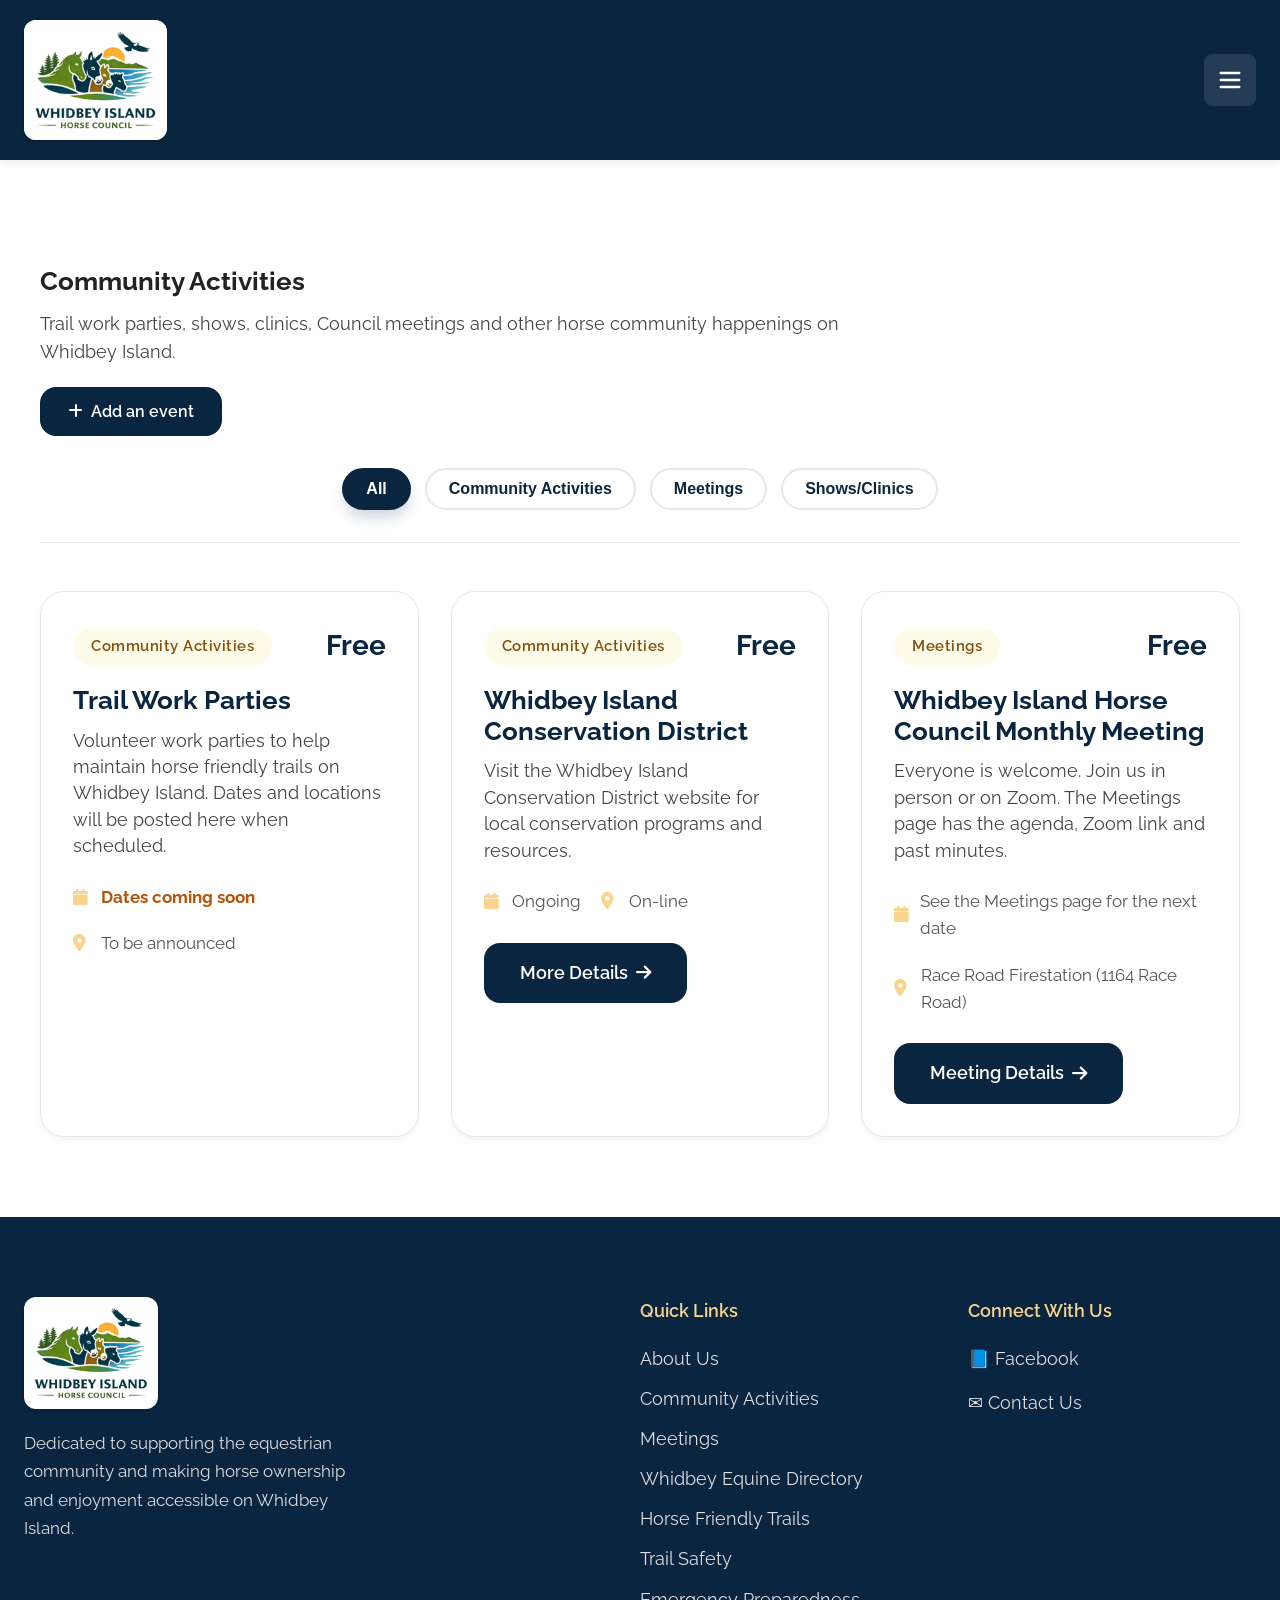
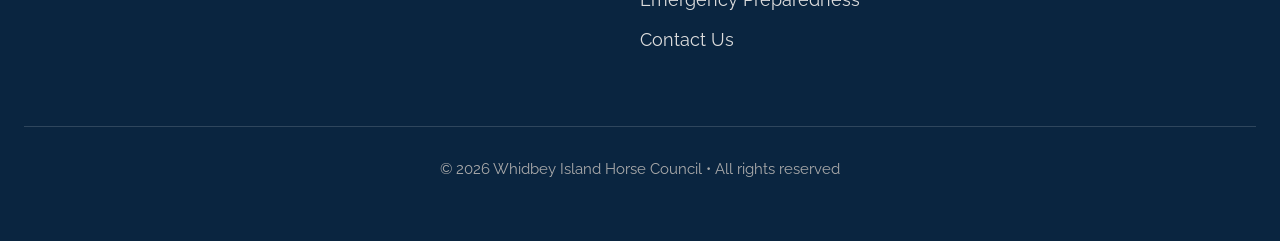
<file: events.html>
<!DOCTYPE html>
<html lang="en">
<head>
    <meta charset="UTF-8">
    <meta name="viewport" content="width=device-width, initial-scale=1.0">
    <title>Community Activities | Whidbey Island Horse Council</title>
    <link href="https://fonts.googleapis.com/css2?family=Raleway:wght@400;500;600;700&display=swap" rel="stylesheet">
    <link rel="icon" href="images/logo-header.png?v=20261117c" type="image/png">
    <link rel="apple-touch-icon" href="images/logo-header.png?v=20261117c">
    <link rel="stylesheet" href="https://cdnjs.cloudflare.com/ajax/libs/font-awesome/6.5.1/css/all.min.css">
    <link rel="stylesheet" href="css/styles.css?v=20261117c">
</head>
<body>

    <!-- FULL HEADER -->
    <header class="header-bg">
        <div class="nav-container">
            <div class="logo-container">
                <a href="index.html">
                    <img src="images/logo-header.png?v=20261117c" alt="Whidbey Island Horse Council" class="site-logo">
                </a>
            </div>
            <nav class="desktop-nav" aria-label="Main">
                <a href="index.html">Home</a>
                <a href="about.html">About Us / Mission</a>
                <a href="events.html" class="active">Community Activities</a>
                <a href="monthly-meetings.html">Meetings</a>
                <a href="whidbey-equine-directory.html">Whidbey Equine Directory</a>
                <a href="horse-friendly-trails.html">Horse Friendly Trails</a>
                <a href="resources.html">Trail Safety</a>
                <a href="emergency-preparedness.html">Emergency Preparedness</a>
                <a href="contact.html">Contact Us</a>
            </nav>
            <button type="button" class="hamburger" onclick="toggleMobileMenu()" aria-label="Open menu" aria-controls="mobile-menu">
                <svg id="hamburger-icon" xmlns="http://www.w3.org/2000/svg" width="28" height="28" fill="none" viewBox="0 0 24 24" stroke="currentColor">
                    <path stroke-linecap="round" stroke-linejoin="round" stroke-width="2" d="M4 6h16M4 12h16M4 18h16"/>
                </svg>
            </button>
        </div>

        <!-- RIGHT-SIDE MOBILE DRAWER (no sub-menus: every page is its own item) -->
        <div id="mobile-menu" class="mobile-menu">
            <button type="button" class="close-btn" onclick="toggleMobileMenu()" aria-label="Close menu">×</button>
            <nav aria-label="Main menu">
                <a href="index.html" onclick="toggleMobileMenu()">Home</a>
                <a href="about.html" onclick="toggleMobileMenu()">About Us / Mission</a>
                <a href="events.html" class="active" aria-current="page" onclick="toggleMobileMenu()">Community Activities</a>
                <a href="monthly-meetings.html" onclick="toggleMobileMenu()">Meetings</a>
                <a href="whidbey-equine-directory.html" onclick="toggleMobileMenu()">Whidbey Equine Directory</a>
                <a href="horse-friendly-trails.html" onclick="toggleMobileMenu()">Horse Friendly Trails</a>
                <a href="resources.html" onclick="toggleMobileMenu()">Trail Safety</a>
                <a href="emergency-preparedness.html" onclick="toggleMobileMenu()">Emergency Preparedness</a>
                <a href="contact.html" onclick="toggleMobileMenu()">Contact Us</a>
            </nav>
        </div>
    </header>

    <!-- MAIN CONTENT -->
    <section class="main-content">
        <h1 class="page-title">Community Activities</h1>
        <p class="page-intro">Trail work parties, shows, clinics, Council meetings and other horse community happenings on Whidbey Island.</p>
        <!-- "Add an event" opens the Airtable event form. The link is set in js/site-config.js (addEventFormUrl). -->
        <p class="add-event-row">
            <a id="add-event-btn" class="btn-register" href="https://airtable.com/appQJMuaUdqUcuPiJ/pagaoYmt6Qll1h5JM/form" target="_blank" rel="noopener noreferrer">
                <i class="fa-solid fa-plus"></i> Add an event
            </a>
        </p>
        <!-- Category Row -->
        <div id="category-row" class="category-row"></div>
        
        <!-- Events Grid -->
        <div id="events-container" class="events-grid"></div>
        
        <!-- No events message -->
        <div id="no-events" class="hidden text-center py-12">
          <p class="text-xl">Nothing scheduled in this category yet.</p>
          <p class="text-sm mt-2">Check back soon or try another category!</p>
        </div>
        
        <script src="js/site-config.js"></script>
        <script src="js/events.js"></script>
    </section>

    <!-- FOOTER (identical) -->
    <footer class="footer">
        <div class="footer-content">
            <div>
                <div class="footer-logo">
                    <img src="images/logo-header.png?v=20261117c" alt="Whidbey Island Horse Council">
                </div>
                <p>Dedicated to supporting the equestrian community and making horse ownership and enjoyment accessible on Whidbey Island.</p>
            </div>
            <div class="footer-column">
                <h4>Quick Links</h4>
                <ul>
                    <li><a href="about.html">About Us</a></li>
                    <li><a href="events.html">Community Activities</a></li>
                    <li><a href="monthly-meetings.html">Meetings</a></li>
                    <li><a href="whidbey-equine-directory.html">Whidbey Equine Directory</a></li>
                    <li><a href="horse-friendly-trails.html">Horse Friendly Trails</a></li>
                    <li><a href="resources.html">Trail Safety</a></li>
                    <li><a href="emergency-preparedness.html">Emergency Preparedness</a></li>
                    <li><a href="contact.html">Contact Us</a></li>
                </ul>
            </div>
            <div class="footer-column">
                <h4>Connect With Us</h4>
                <div class="footer-social">
                    <a href="https://www.facebook.com/groups/1446844290421112" target="_blank" rel="noopener">📘 Facebook</a>
                    <a href="contact.html">✉️ Contact Us</a>
                </div>
            </div>
        </div>
        <div class="footer-bottom">
            &copy; 2026 Whidbey Island Horse Council • All rights reserved
        </div>
    </footer>
    <script>
    function toggleMobileMenu() {
        const menu = document.getElementById('mobile-menu');
        const icon = document.getElementById('hamburger-icon');
        if (menu.classList.contains('active')) {
            menu.classList.remove('active');
            icon.innerHTML = `<path stroke-linecap="round" stroke-linejoin="round" stroke-width="2" d="M4 6h16M4 12h16M4 18h16"/>`;
        } else {
            menu.classList.add('active');
            icon.innerHTML = `<path stroke-linecap="round" stroke-linejoin="round" stroke-width="2" d="M6 18L18 6M6 6l12 12"/>`;
        }
    }

    function toggleAccordion(button) {
        const isExpanded = button.getAttribute('aria-expanded') === 'true';
        button.setAttribute('aria-expanded', !isExpanded);
        const content = button.nextElementSibling;
        content.classList.toggle('open');
    }
</script>
</body>
</html>
</file>
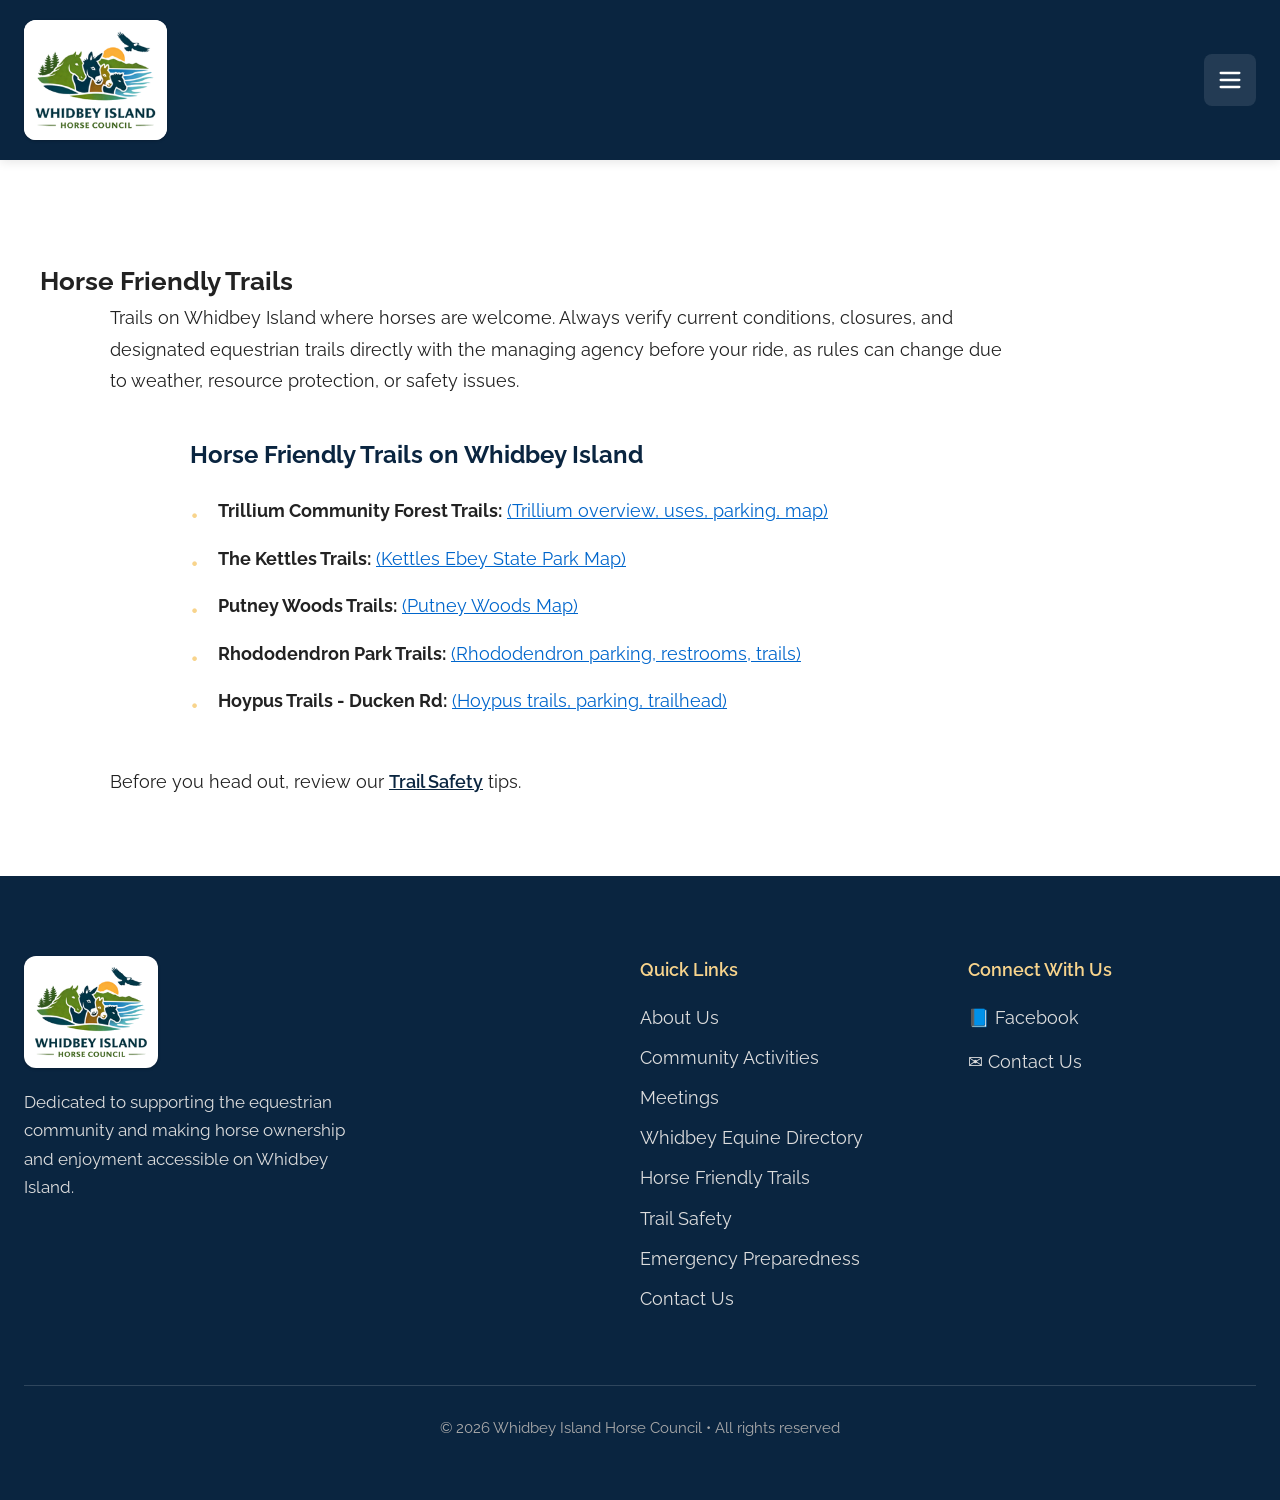
<file: horse-friendly-trails.html>
<!DOCTYPE html>
<html lang="en">
<head>
    <meta charset="UTF-8">
    <meta name="viewport" content="width=device-width, initial-scale=1.0">
    <title>Horse Friendly Trails | Whidbey Island Horse Council</title>
    <link href="https://fonts.googleapis.com/css2?family=Raleway:wght@400;500;600;700&display=swap" rel="stylesheet">
    <link rel="icon" href="images/logo-header.png?v=20261117c" type="image/png">
    <link rel="apple-touch-icon" href="images/logo-header.png?v=20261117c">
    <link rel="stylesheet" href="css/styles.css?v=20261117c">
</head>
<body>

    <!-- FULL HEADER -->
    <header class="header-bg">
        <div class="nav-container">
            <div class="logo-container">
                <a href="index.html">
                    <img src="images/logo-header.png?v=20261117c" alt="Whidbey Island Horse Council" class="site-logo">
                </a>
            </div>
            <nav class="desktop-nav" aria-label="Main">
                <a href="index.html">Home</a>
                <a href="about.html">About Us / Mission</a>
                <a href="events.html">Community Activities</a>
                <a href="monthly-meetings.html">Meetings</a>
                <a href="whidbey-equine-directory.html">Whidbey Equine Directory</a>
                <a href="horse-friendly-trails.html" class="active">Horse Friendly Trails</a>
                <a href="resources.html">Trail Safety</a>
                <a href="emergency-preparedness.html">Emergency Preparedness</a>
                <a href="contact.html">Contact Us</a>
            </nav>
            <button type="button" class="hamburger" onclick="toggleMobileMenu()" aria-label="Open menu" aria-controls="mobile-menu">
                <svg id="hamburger-icon" xmlns="http://www.w3.org/2000/svg" width="28" height="28" fill="none" viewBox="0 0 24 24" stroke="currentColor">
                    <path stroke-linecap="round" stroke-linejoin="round" stroke-width="2" d="M4 6h16M4 12h16M4 18h16"/>
                </svg>
            </button>
        </div>

        <!-- RIGHT-SIDE MOBILE DRAWER (no sub-menus: every page is its own item) -->
        <div id="mobile-menu" class="mobile-menu">
            <button type="button" class="close-btn" onclick="toggleMobileMenu()" aria-label="Close menu">×</button>
            <nav aria-label="Main menu">
                <a href="index.html" onclick="toggleMobileMenu()">Home</a>
                <a href="about.html" onclick="toggleMobileMenu()">About Us / Mission</a>
                <a href="events.html" onclick="toggleMobileMenu()">Community Activities</a>
                <a href="monthly-meetings.html" onclick="toggleMobileMenu()">Meetings</a>
                <a href="whidbey-equine-directory.html" onclick="toggleMobileMenu()">Whidbey Equine Directory</a>
                <a href="horse-friendly-trails.html" class="active" aria-current="page" onclick="toggleMobileMenu()">Horse Friendly Trails</a>
                <a href="resources.html" onclick="toggleMobileMenu()">Trail Safety</a>
                <a href="emergency-preparedness.html" onclick="toggleMobileMenu()">Emergency Preparedness</a>
                <a href="contact.html" onclick="toggleMobileMenu()">Contact Us</a>
            </nav>
        </div>
    </header>

    <section class="main-content">
        <h1 class="page-title">Horse Friendly Trails</h1>
        <div class="content-wrapper">
            <p style="font-size: 1.15rem; line-height: 1.7; max-width: 900px; margin-bottom: 40px;">
                Trails on Whidbey Island where horses are welcome. Always verify current conditions, closures, and designated equestrian trails directly with the managing agency before your ride, as rules can change due to weather, resource protection, or safety issues.
            </p>

            <div class="key-resources">
                <h3>Horse Friendly Trails on Whidbey Island</h3>
                <ul>
                    <li><strong>Trillium Community Forest Trails:</strong> <a href="https://www.wclt.org/wp-content/uploads/2013/09/Trillium-Community-Forest-Trail-Map-2024-FINAL.pdf" target="_blank" rel="noopener" style="color: #0066cc; text-decoration: underline; font-weight: normal;">(Trillium overview, uses, parking, map)</a></li>
                    <li><strong>The Kettles Trails:</strong> <a href="https://www.islandcountywa.gov/DocumentCenter/View/3172/Kettles-Trails-Pocket-Map-pdf" target="_blank" rel="noopener" style="color: #0066cc; text-decoration: underline; font-weight: normal;">(Kettles Ebey State Park Map)</a></li>
                    <li><strong>Putney Woods Trails:</strong> <a href="https://visitlangley.com/wp-content/uploads/2024/05/Putney-Woods-Trails-Map.pdf" target="_blank" rel="noopener" style="color: #0066cc; text-decoration: underline; font-weight: normal;">(Putney Woods Map)</a></li>
                    <li><strong>Rhododendron Park Trails:</strong> <a href="https://www.islandcountywa.gov/DocumentCenter/View/3536/Rhododendron-Park-Map-pdf" target="_blank" rel="noopener" style="color: #0066cc; text-decoration: underline; font-weight: normal;">(Rhododendron parking, restrooms, trails)</a></li>
                    <li><strong>Hoypus Trails - Ducken Rd:</strong> <a href="https://www.wclt.org/wp-content/uploads/2013/01/Hoypus-trails.pdf" target="_blank" rel="noopener" style="color: #0066cc; text-decoration: underline; font-weight: normal;">(Hoypus trails, parking, trailhead)</a></li>
                </ul>
            </div>

            <p class="page-crosslink">Before you head out, review our <a href="resources.html">Trail Safety</a> tips.</p>
        </div>
    </section>

    <!-- FOOTER -->
    <footer class="footer">
        <div class="footer-content">
            <div>
                <div class="footer-logo">
                    <img src="images/logo-header.png?v=20261117c" alt="Whidbey Island Horse Council">
                </div>
                <p>Dedicated to supporting the equestrian community and making horse ownership and enjoyment accessible on Whidbey Island.</p>
            </div>
            <div class="footer-column">
                <h4>Quick Links</h4>
                <ul>
                    <li><a href="about.html">About Us</a></li>
                    <li><a href="events.html">Community Activities</a></li>
                    <li><a href="monthly-meetings.html">Meetings</a></li>
                    <li><a href="whidbey-equine-directory.html">Whidbey Equine Directory</a></li>
                    <li><a href="horse-friendly-trails.html">Horse Friendly Trails</a></li>
                    <li><a href="resources.html">Trail Safety</a></li>
                    <li><a href="emergency-preparedness.html">Emergency Preparedness</a></li>
                    <li><a href="contact.html">Contact Us</a></li>
                </ul>
            </div>
            <div class="footer-column">
                <h4>Connect With Us</h4>
                <div class="footer-social">
                    <a href="https://www.facebook.com/groups/1446844290421112" target="_blank" rel="noopener">📘 Facebook</a>
                    <a href="contact.html">✉️ Contact Us</a>
                </div>
            </div>
        </div>
        <div class="footer-bottom">
            &copy; 2026 Whidbey Island Horse Council • All rights reserved
        </div>
    </footer>

    <script>
        function toggleMobileMenu() {
            const menu = document.getElementById('mobile-menu');
            const icon = document.getElementById('hamburger-icon');
            if (menu.classList.contains('active')) {
                menu.classList.remove('active');
                icon.innerHTML = `<path stroke-linecap="round" stroke-linejoin="round" stroke-width="2" d="M4 6h16M4 12h16M4 18h16"/>`;
            } else {
                menu.classList.add('active');
                icon.innerHTML = `<path stroke-linecap="round" stroke-linejoin="round" stroke-width="2" d="M6 18L18 6M6 6L18 18"/>`;
            }
        }
        function toggleAccordion(button) {
            const isExpanded = button.getAttribute('aria-expanded') === 'true';
            button.setAttribute('aria-expanded', !isExpanded);
            const content = button.nextElementSibling;
            content.classList.toggle('open');
        }
    </script>
</body>
</html>
</file>
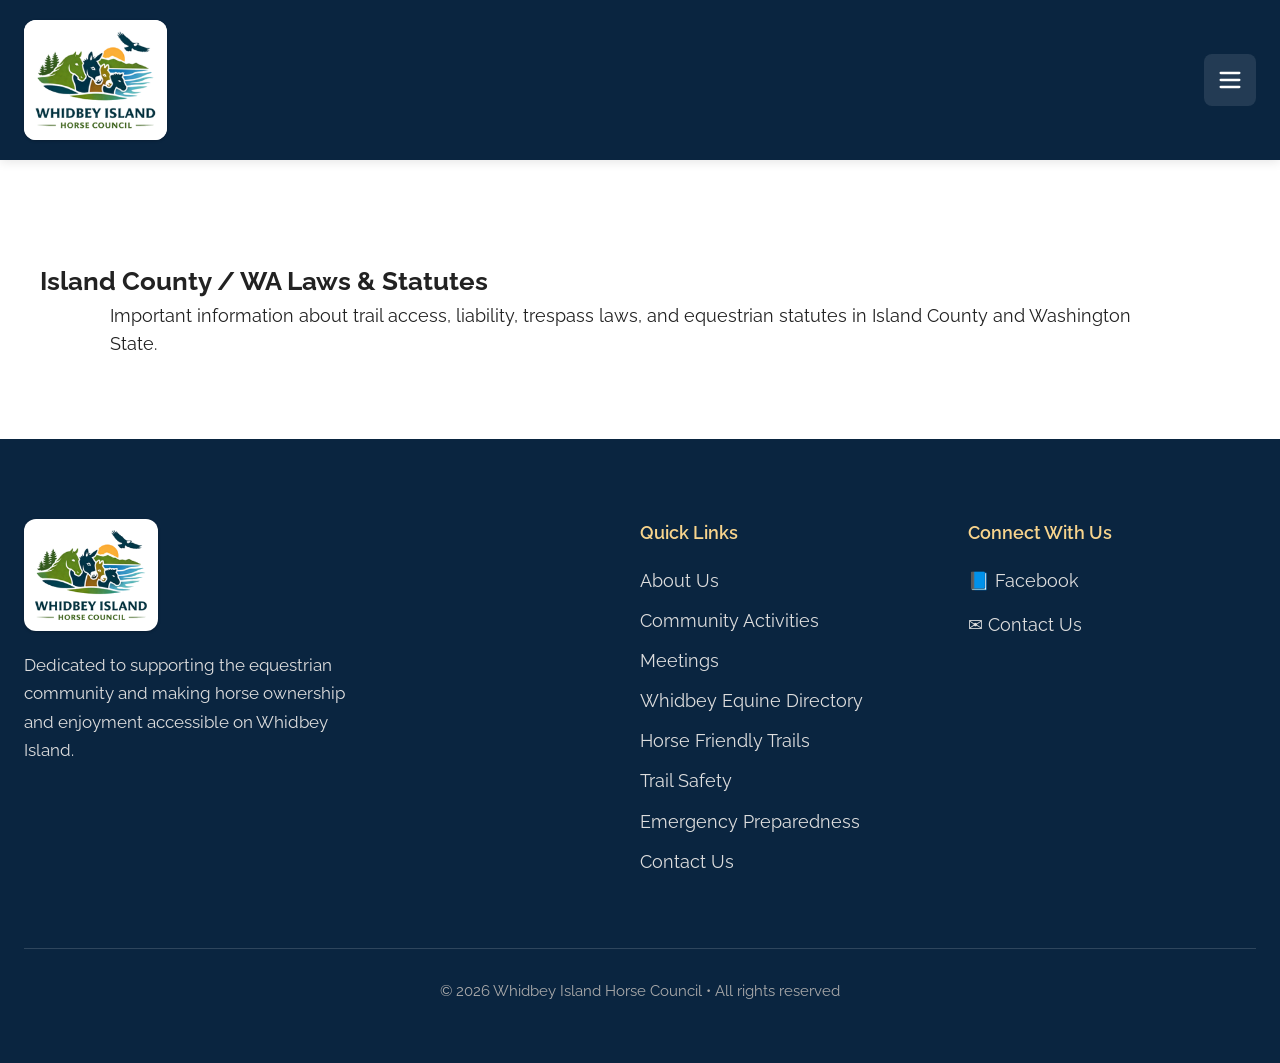
<file: laws.html>
<!DOCTYPE html>
<html lang="en">
<head>
    <meta charset="UTF-8">
    <meta name="viewport" content="width=device-width, initial-scale=1.0">
    <title>Island County / WA Laws | Whidbey Island Horse Council</title>
    <link href="https://fonts.googleapis.com/css2?family=Raleway:wght@400;500;600;700&display=swap" rel="stylesheet">
    <link rel="icon" href="images/logo-header.png?v=20261117c" type="image/png">
    <link rel="apple-touch-icon" href="images/logo-header.png?v=20261117c">
    <link rel="stylesheet" href="css/styles.css?v=20261117c">
</head>
<body>

    <!-- FULL HEADER with accordion -->
    <header class="header-bg">
        <div class="nav-container">
            <div class="logo-container">
                <a href="index.html">
                    <img src="images/logo-header.png?v=20261117c" alt="Whidbey Island Horse Council" class="site-logo">
                </a>
            </div>
            <nav class="desktop-nav" aria-label="Main">
                <a href="index.html">Home</a>
                <a href="about.html">About Us / Mission</a>
                <a href="events.html">Community Activities</a>
                <a href="monthly-meetings.html">Meetings</a>
                <a href="whidbey-equine-directory.html">Whidbey Equine Directory</a>
                <a href="horse-friendly-trails.html">Horse Friendly Trails</a>
                <a href="resources.html">Trail Safety</a>
                <a href="emergency-preparedness.html">Emergency Preparedness</a>
                <a href="contact.html">Contact Us</a>
            </nav>
            <button type="button" class="hamburger" onclick="toggleMobileMenu()" aria-label="Open menu" aria-controls="mobile-menu">
                <svg id="hamburger-icon" xmlns="http://www.w3.org/2000/svg" width="28" height="28" fill="none" viewBox="0 0 24 24" stroke="currentColor">
                    <path stroke-linecap="round" stroke-linejoin="round" stroke-width="2" d="M4 6h16M4 12h16M4 18h16"/>
                </svg>
            </button>
        </div>

        <!-- RIGHT-SIDE MOBILE DRAWER (no sub-menus: every page is its own item) -->
        <div id="mobile-menu" class="mobile-menu">
            <button type="button" class="close-btn" onclick="toggleMobileMenu()" aria-label="Close menu">×</button>
            <nav aria-label="Main menu">
                <a href="index.html" onclick="toggleMobileMenu()">Home</a>
                <a href="about.html" onclick="toggleMobileMenu()">About Us / Mission</a>
                <a href="events.html" onclick="toggleMobileMenu()">Community Activities</a>
                <a href="monthly-meetings.html" onclick="toggleMobileMenu()">Meetings</a>
                <a href="whidbey-equine-directory.html" onclick="toggleMobileMenu()">Whidbey Equine Directory</a>
                <a href="horse-friendly-trails.html" onclick="toggleMobileMenu()">Horse Friendly Trails</a>
                <a href="resources.html" onclick="toggleMobileMenu()">Trail Safety</a>
                <a href="emergency-preparedness.html" onclick="toggleMobileMenu()">Emergency Preparedness</a>
                <a href="contact.html" onclick="toggleMobileMenu()">Contact Us</a>
            </nav>
        </div>
    </header>

    <section class="main-content">
        <h1 class="page-title">Island County / WA Laws &amp; Statutes</h1>
        <div class="content-wrapper">
            <p>Important information about trail access, liability, trespass laws, and equestrian statutes in Island County and Washington State.</p>
        </div>
    </section>

    <!-- FOOTER -->
    <footer class="footer">
        <div class="footer-content">
            <div>
                <div class="footer-logo">
                    <img src="images/logo-header.png?v=20261117c" alt="Whidbey Island Horse Council">
                </div>
                <p>Dedicated to supporting the equestrian community and making horse ownership and enjoyment accessible on Whidbey Island.</p>
            </div>
            <div class="footer-column">
                <h4>Quick Links</h4>
                <ul>
                    <li><a href="about.html">About Us</a></li>
                    <li><a href="events.html">Community Activities</a></li>
                    <li><a href="monthly-meetings.html">Meetings</a></li>
                    <li><a href="whidbey-equine-directory.html">Whidbey Equine Directory</a></li>
                    <li><a href="horse-friendly-trails.html">Horse Friendly Trails</a></li>
                    <li><a href="resources.html">Trail Safety</a></li>
                    <li><a href="emergency-preparedness.html">Emergency Preparedness</a></li>
                    <li><a href="contact.html">Contact Us</a></li>
                </ul>
            </div>
            <div class="footer-column">
                <h4>Connect With Us</h4>
                <div class="footer-social">
                    <a href="https://www.facebook.com/groups/1446844290421112" target="_blank" rel="noopener">📘 Facebook</a>
                    <a href="contact.html">✉️ Contact Us</a>
                </div>
            </div>
        </div>
        <div class="footer-bottom">
            &copy; 2026 Whidbey Island Horse Council • All rights reserved
        </div>
    </footer>

    <script>
    function toggleMobileMenu() {
        const menu = document.getElementById('mobile-menu');
        const icon = document.getElementById('hamburger-icon');
        if (menu.classList.contains('active')) {
            menu.classList.remove('active');
            icon.innerHTML = `<path stroke-linecap="round" stroke-linejoin="round" stroke-width="2" d="M4 6h16M4 12h16M4 18h16"/>`;
        } else {
            menu.classList.add('active');
            icon.innerHTML = `<path stroke-linecap="round" stroke-linejoin="round" stroke-width="2" d="M6 18L18 6M6 6l12 12"/>`;
        }
    }

    function toggleAccordion(button) {
        const isExpanded = button.getAttribute('aria-expanded') === 'true';
        button.setAttribute('aria-expanded', !isExpanded);
        const content = button.nextElementSibling;
        content.classList.toggle('open');
    }
</script>
</body>
</html>
</file>
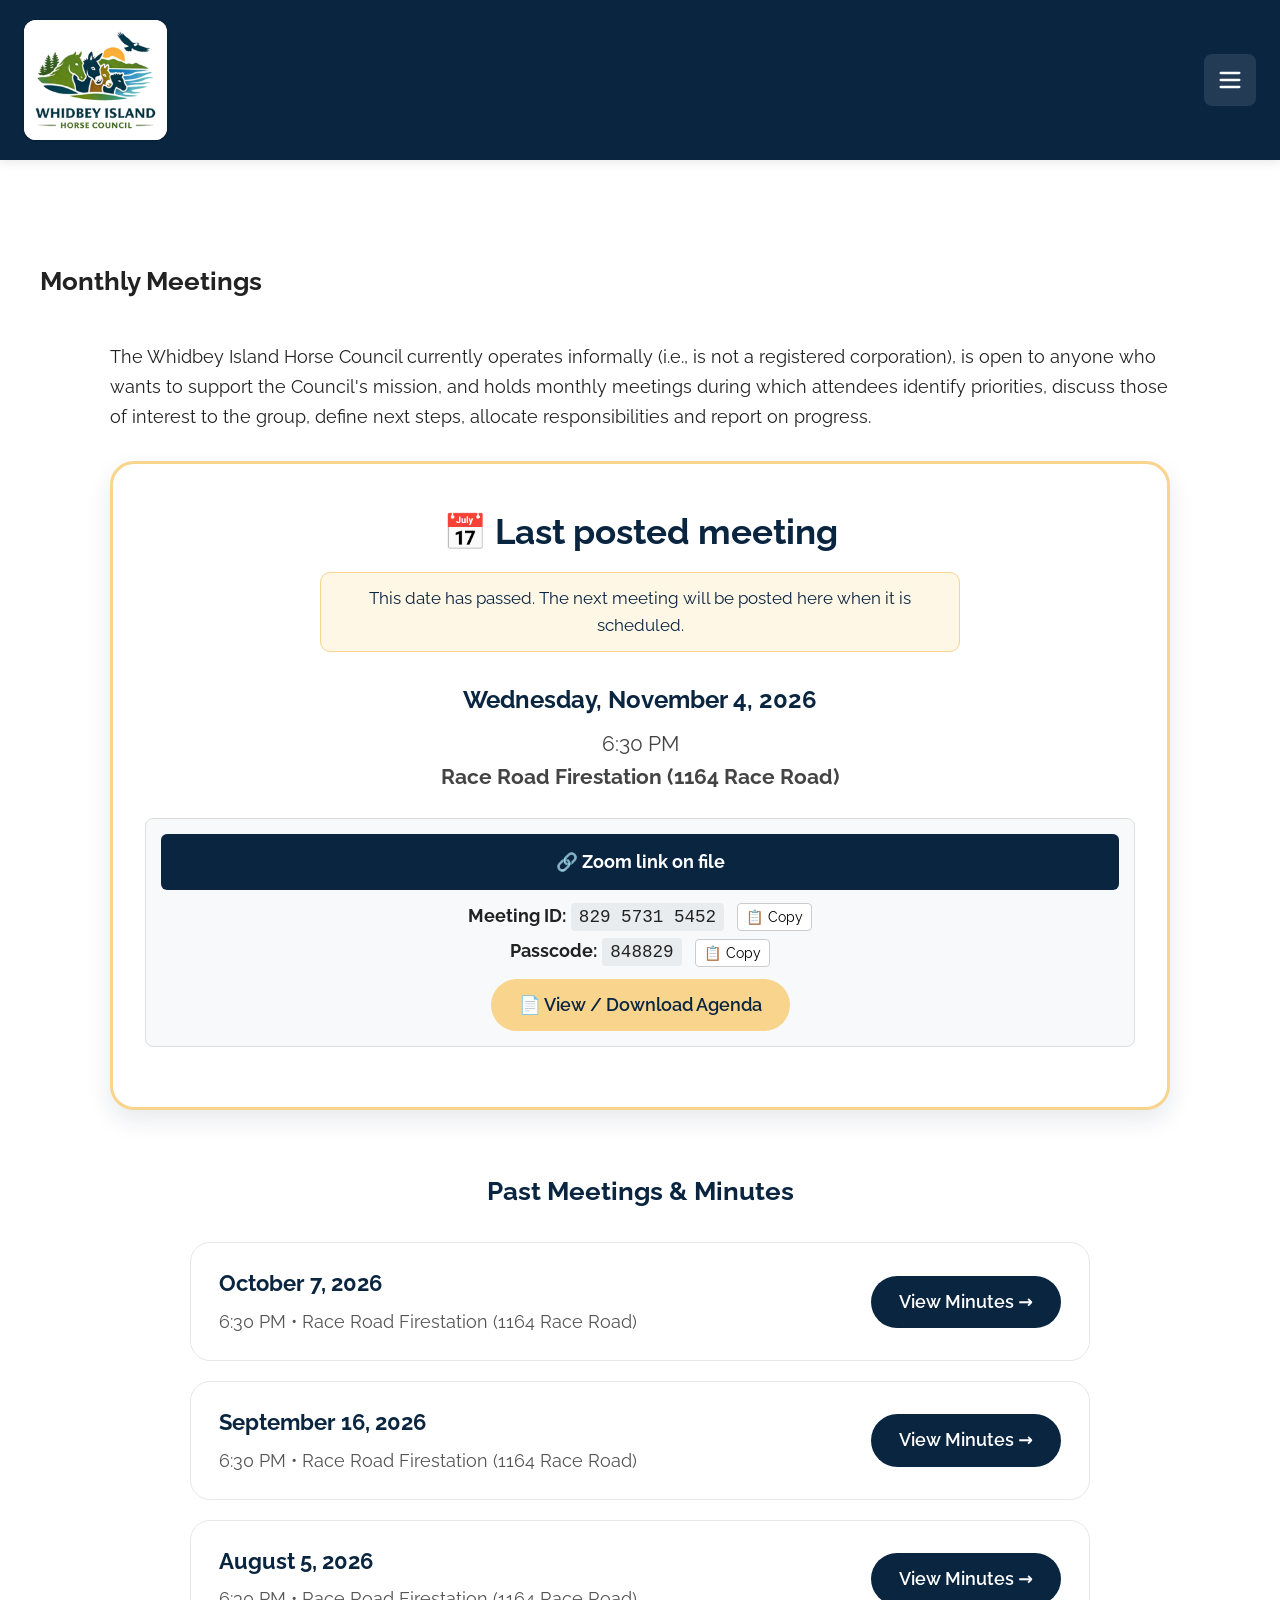
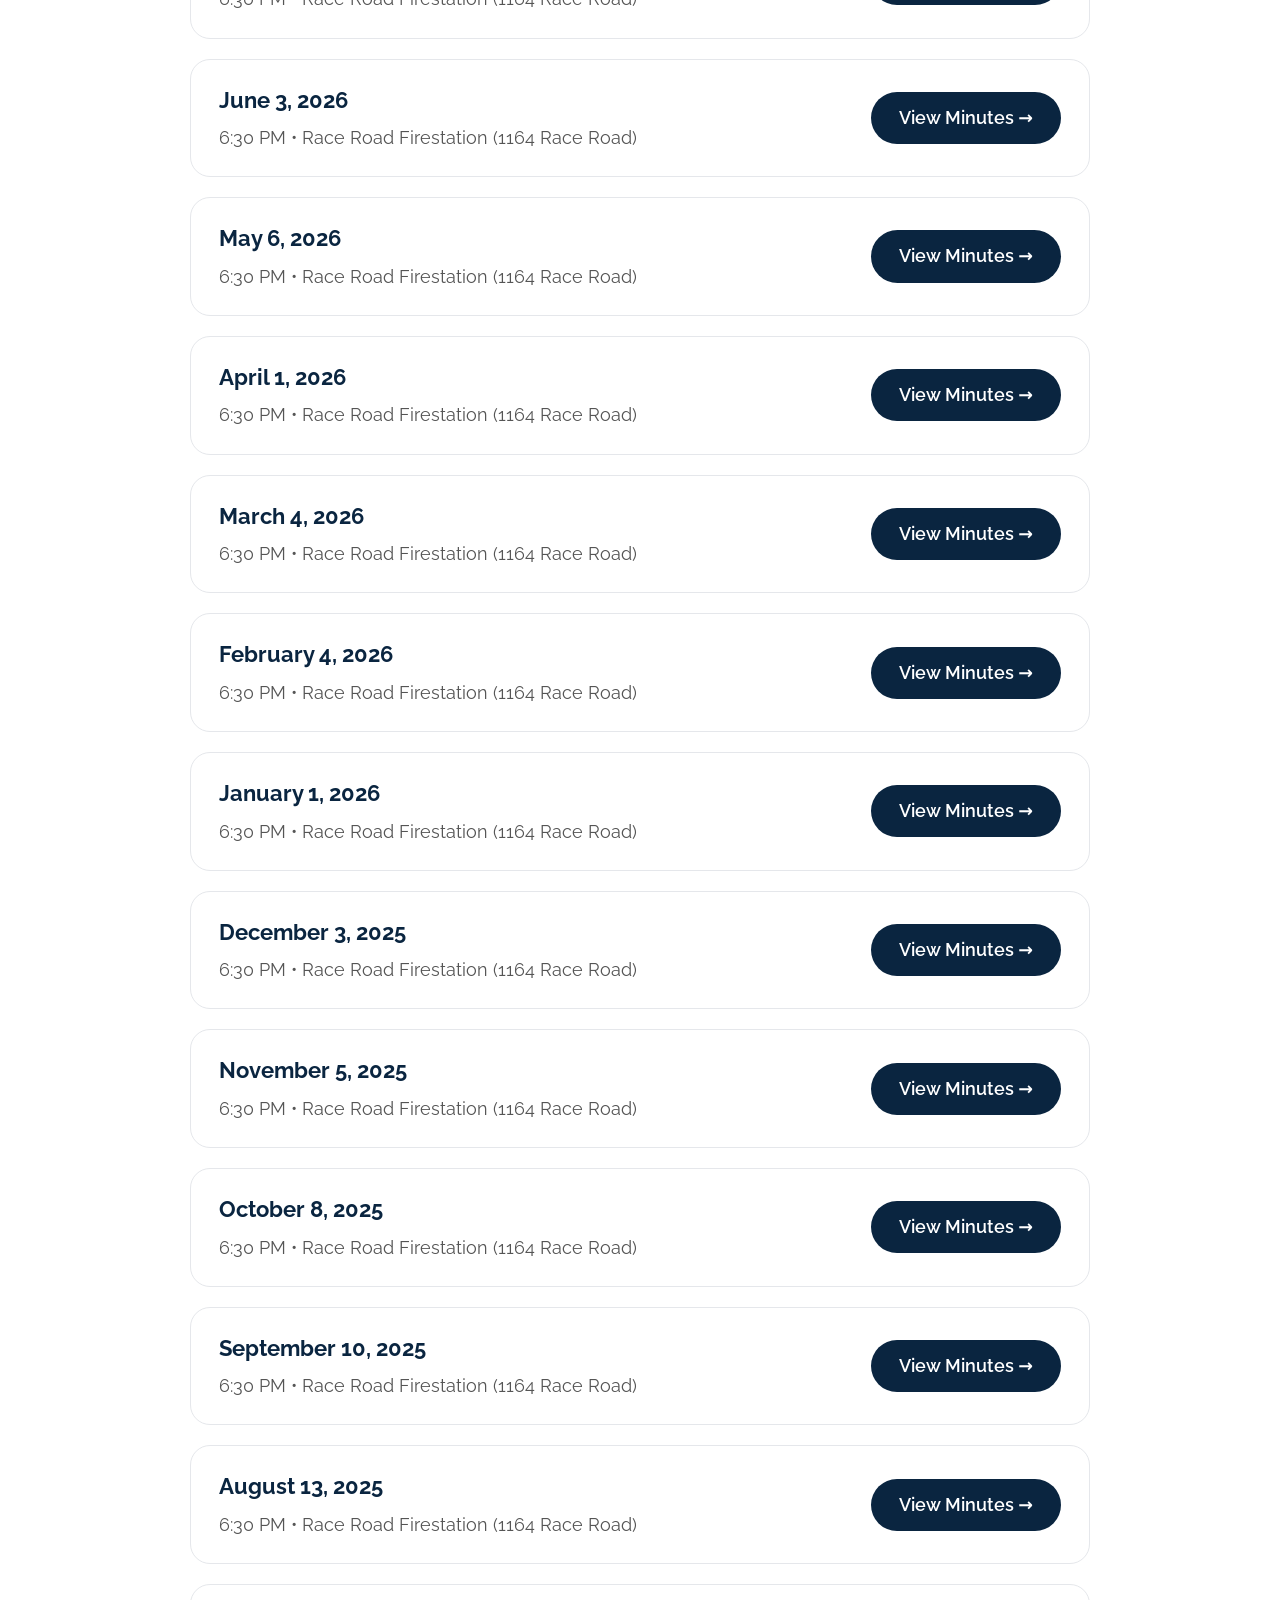
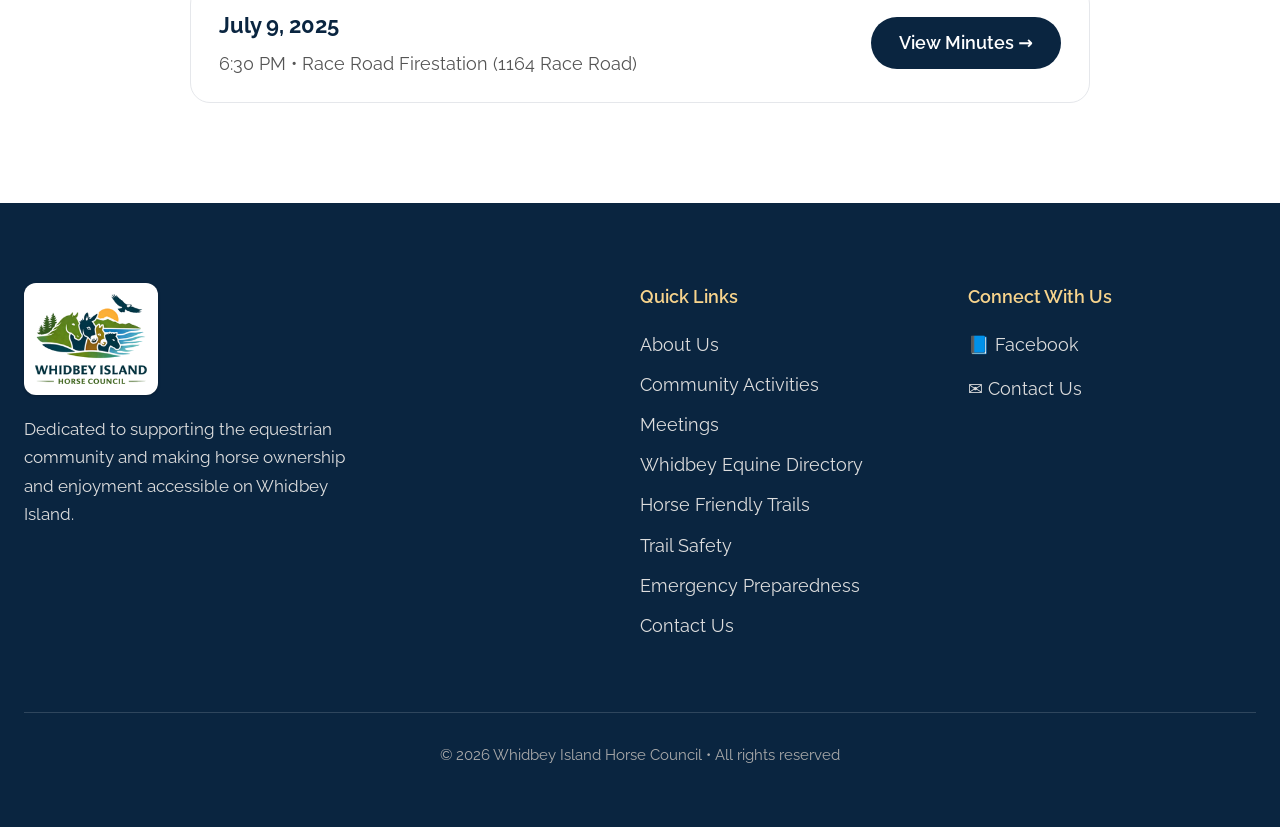
<file: monthly-meetings.html>
<!DOCTYPE html>
<html lang="en">
<head>
    <meta charset="UTF-8">
    <meta name="viewport" content="width=device-width, initial-scale=1.0">
    <title>Monthly Meetings | Whidbey Island Horse Council</title>
    <link href="https://fonts.googleapis.com/css2?family=Raleway:wght@400;500;600;700&display=swap" rel="stylesheet">
    <link rel="icon" href="images/logo-header.png?v=20261117c" type="image/png">
    <link rel="apple-touch-icon" href="images/logo-header.png?v=20261117c">
    <link rel="stylesheet" href="css/styles.css?v=20261117c">
</head>
<body>

    <!-- FULL HEADER -->
    <header class="header-bg">
        <div class="nav-container">
            <div class="logo-container">
                <a href="index.html">
                    <img src="images/logo-header.png?v=20261117c" alt="Whidbey Island Horse Council" class="site-logo">
                </a>
            </div>
            <nav class="desktop-nav" aria-label="Main">
                <a href="index.html">Home</a>
                <a href="about.html">About Us / Mission</a>
                <a href="events.html">Community Activities</a>
                <a href="monthly-meetings.html" class="active">Meetings</a>
                <a href="whidbey-equine-directory.html">Whidbey Equine Directory</a>
                <a href="horse-friendly-trails.html">Horse Friendly Trails</a>
                <a href="resources.html">Trail Safety</a>
                <a href="emergency-preparedness.html">Emergency Preparedness</a>
                <a href="contact.html">Contact Us</a>
            </nav>
            <button type="button" class="hamburger" onclick="toggleMobileMenu()" aria-label="Open menu" aria-controls="mobile-menu">
                <svg id="hamburger-icon" xmlns="http://www.w3.org/2000/svg" width="28" height="28" fill="none" viewBox="0 0 24 24" stroke="currentColor">
                    <path stroke-linecap="round" stroke-linejoin="round" stroke-width="2" d="M4 6h16M4 12h16M4 18h16"/>
                </svg>
            </button>
        </div>

        <!-- RIGHT-SIDE MOBILE DRAWER (no sub-menus: every page is its own item) -->
        <div id="mobile-menu" class="mobile-menu">
            <button type="button" class="close-btn" onclick="toggleMobileMenu()" aria-label="Close menu">×</button>
            <nav aria-label="Main menu">
                <a href="index.html" onclick="toggleMobileMenu()">Home</a>
                <a href="about.html" onclick="toggleMobileMenu()">About Us / Mission</a>
                <a href="events.html" onclick="toggleMobileMenu()">Community Activities</a>
                <a href="monthly-meetings.html" class="active" aria-current="page" onclick="toggleMobileMenu()">Meetings</a>
                <a href="whidbey-equine-directory.html" onclick="toggleMobileMenu()">Whidbey Equine Directory</a>
                <a href="horse-friendly-trails.html" onclick="toggleMobileMenu()">Horse Friendly Trails</a>
                <a href="resources.html" onclick="toggleMobileMenu()">Trail Safety</a>
                <a href="emergency-preparedness.html" onclick="toggleMobileMenu()">Emergency Preparedness</a>
                <a href="contact.html" onclick="toggleMobileMenu()">Contact Us</a>
            </nav>
        </div>
    </header>

    <section class="main-content">
        <h1 class="page-title">Monthly Meetings</h1>
        <div class="content-wrapper">
 
            <p style="margin-top: 2.5rem; line-height: 1.7; font-size: 1.1rem;">
                The Whidbey Island Horse Council currently operates informally (i.e., is not a registered corporation), 
                is open to anyone who wants to support the Council's mission, and holds monthly 
                meetings during which attendees identify priorities, discuss those of interest 
                to the group, define next steps, allocate responsibilities and report on progress.
            </p>

            <!-- Next Meeting Box -->
            <div id="next-meeting" class="next-meeting-box">
                <h2 id="next-heading">📅 Next Monthly Meeting</h2>
                <p id="meeting-status" class="meeting-passed-note meeting-hidden"></p>
                <div id="next-date" class="date"></div>
                <div id="next-time-location" class="time-location"></div>
                
                <!-- Enhanced Zoom Section -->
                <div class="zoom-meeting-info" style="background:#f8f9fa; padding:15px; border-radius:8px; border:1px solid #ddd; margin:20px 0;">
                    <a id="zoom-link" 
                       href="#" 
                       class="minutes-link" 
                       style="background:#0a2540; color:white; display:block; padding:14px; text-align:center; border-radius:6px; text-decoration:none; font-weight:bold; margin-bottom:12px;"
                       target="_blank">
                        🚀 Join Zoom Meeting Now
                    </a>

                    <p style="margin:6px 0;"><strong>Meeting ID:</strong> 
                        <span id="zoom-id" style="font-family:monospace; background:#e9ecef; padding:4px 8px; border-radius:4px;"></span>
                        <button type="button" class="copy-btn" data-copy="zoom-id">📋 Copy</button>
                    </p>
                    <p style="margin:6px 0;"><strong>Passcode:</strong> 
                        <span id="zoom-passcode" style="font-family:monospace; background:#e9ecef; padding:4px 8px; border-radius:4px;"></span>
                        <button type="button" class="copy-btn" data-copy="zoom-passcode">📋 Copy</button>
                    </p>

                    <div class="meeting-actions">
                        <a id="agenda-link" href="#" class="minutes-link" style="background:#f8d48c; color:#0a2540; text-decoration:none;">
                            📄 View / Download Agenda
                        </a>
                        <a id="calendar-link" class="minutes-link meeting-hidden" style="background:#0a2540; color:white; text-decoration:none;">🗓️ Add to Calendar</a>
                    </div>

                </div>
            </div>

            <!-- Past Meetings -->
            <h2 style="text-align:center; margin: 50px 0 30px; color:#0a2540;">Past Meetings &amp; Minutes</h2>
            <div id="past-meetings" class="meetings-list"></div>

        </div>     
    </section>

    <!-- FOOTER -->
    <footer class="footer">
        <div class="footer-content">
            <div>
                <div class="footer-logo">
                    <img src="images/logo-header.png?v=20261117c" alt="Whidbey Island Horse Council">
                </div>
                <p>Dedicated to supporting the equestrian community and making horse ownership and enjoyment accessible on Whidbey Island.</p>
            </div>
            <div class="footer-column">
                <h4>Quick Links</h4>
                <ul>
                    <li><a href="about.html">About Us</a></li>
                    <li><a href="events.html">Community Activities</a></li>
                    <li><a href="monthly-meetings.html">Meetings</a></li>
                    <li><a href="whidbey-equine-directory.html">Whidbey Equine Directory</a></li>
                    <li><a href="horse-friendly-trails.html">Horse Friendly Trails</a></li>
                    <li><a href="resources.html">Trail Safety</a></li>
                    <li><a href="emergency-preparedness.html">Emergency Preparedness</a></li>
                    <li><a href="contact.html">Contact Us</a></li>
                </ul>
            </div>
            <div class="footer-column">
                <h4>Connect With Us</h4>
                <div class="footer-social">
                    <a href="https://www.facebook.com/groups/1446844290421112" target="_blank" rel="noopener">📘 Facebook</a>
                    <a href="contact.html">✉️ Contact Us</a>
                </div>
            </div>
        </div>
        <div class="footer-bottom">
            &copy; 2026 Whidbey Island Horse Council • All rights reserved
        </div>
    </footer>

    <script>
        function toggleMobileMenu() {
            const menu = document.getElementById('mobile-menu');
            const icon = document.getElementById('hamburger-icon');
            if (menu.classList.contains('active')) {
                menu.classList.remove('active');
                icon.innerHTML = `<path stroke-linecap="round" stroke-linejoin="round" stroke-width="2" d="M4 6h16M4 12h16M4 18h16"/>`;
            } else {
                menu.classList.add('active');
                icon.innerHTML = `<path stroke-linecap="round" stroke-linejoin="round" stroke-width="2" d="M6 18L18 6M6 6l12 12"/>`;
            }
        }
        function toggleAccordion(button) {
            const isExpanded = button.getAttribute('aria-expanded') === 'true';
            button.setAttribute('aria-expanded', !isExpanded);
            const content = button.nextElementSibling;
            content.classList.toggle('open');
        }

        // ====================== LOAD MEETINGS ======================
        // Same date reading as js/events.js: iPhone Safari rejects
        // "Wednesday, November 4, 2026" in new Date().
        function parseLooseDate(str) {
            const s = String(str || '').trim();
            const iso = /^(\d{4})-(\d{2})-(\d{2})$/.exec(s);
            if (iso) return new Date(Number(iso[1]), Number(iso[2]) - 1, Number(iso[3]));
            const months = {
                january: 0, february: 1, march: 2, april: 3, may: 4, june: 5,
                july: 6, august: 7, september: 8, october: 9, november: 10, december: 11,
                jan: 0, feb: 1, mar: 2, apr: 3, jun: 5, jul: 6, aug: 7,
                sep: 8, sept: 8, oct: 9, nov: 10, dec: 11
            };
            const cleaned = s.replace(/^[A-Za-z]+,\s*/, '');
            const m = /^([A-Za-z]+)\s+(\d{1,2}),\s*(\d{4})$/.exec(cleaned);
            if (!m || months[m[1].toLowerCase()] == null) return null;
            const day = Number(m[2]);
            const date = new Date(Number(m[3]), months[m[1].toLowerCase()], day);
            if (date.getMonth() !== months[m[1].toLowerCase()] || date.getDate() !== day) return null;
            return date;
        }

        function icsEscape(value) {
            return String(value || '').replace(/\\/g, '\\\\').replace(/\r?\n/g, '\\n').replace(/,/g, '\\,').replace(/;/g, '\\;');
        }

        function foldIcsLine(line) {
            const out = [];
            let rest = line;
            while (rest.length > 73) {
                out.push(rest.slice(0, 73));
                rest = ' ' + rest.slice(73);
            }
            out.push(rest);
            return out.join('\r\n');
        }

        // The posted time has no end time. The file uses one hour so a calendar
        // app can show it on the clock. The start time is the one in meetings.json.
        function buildMeetingICS(date, timeStr, location, zoom, title) {
            const pad = n => String(n).padStart(2, '0');
            const tm = /^(\d{1,2}):(\d{2})\s*(AM|PM)/i.exec(String(timeStr || '').trim());
            let startLine, endLine;
            if (tm) {
                let h = Number(tm[1]) % 12;
                if (/pm/i.test(tm[3])) h += 12;
                const start = new Date(date.getFullYear(), date.getMonth(), date.getDate(), h, Number(tm[2]), 0);
                const end = new Date(start.getTime() + 60 * 60 * 1000);
                const stamp = d => d.getFullYear() + pad(d.getMonth() + 1) + pad(d.getDate()) + 'T' + pad(d.getHours()) + pad(d.getMinutes()) + '00';
                startLine = 'DTSTART:' + stamp(start);
                endLine = 'DTEND:' + stamp(end);
            } else {
                const dayStamp = d => d.getFullYear() + pad(d.getMonth() + 1) + pad(d.getDate());
                const nextDay = new Date(date.getFullYear(), date.getMonth(), date.getDate() + 1);
                startLine = 'DTSTART;VALUE=DATE:' + dayStamp(date);
                endLine = 'DTEND;VALUE=DATE:' + dayStamp(nextDay);
            }
            const description = [
                'Whidbey Island Horse Council monthly meeting.',
                zoom.url ? 'Zoom: ' + zoom.url : '',
                zoom.meetingId ? 'Meeting ID: ' + zoom.meetingId : '',
                zoom.passcode ? 'Passcode: ' + zoom.passcode : ''
            ].filter(Boolean).join('\n');
            return [
                'BEGIN:VCALENDAR',
                'VERSION:2.0',
                'PRODID:-//Whidbey Island Horse Council//Meetings//EN',
                'CALSCALE:GREGORIAN',
                'BEGIN:VEVENT',
                'UID:meeting-' + date.getFullYear() + pad(date.getMonth() + 1) + pad(date.getDate()) + '@whidbey-island-horse-council',
                startLine,
                endLine,
                'SUMMARY:' + icsEscape(title),
                'LOCATION:' + icsEscape(location),
                'DESCRIPTION:' + icsEscape(description),
                'END:VEVENT',
                'END:VCALENDAR'
            ].map(foldIcsLine).join('\r\n');
        }

        document.querySelectorAll('.copy-btn').forEach(btn => {
            btn.addEventListener('click', async () => {
                const text = (document.getElementById(btn.dataset.copy).textContent || '').trim();
                if (!text) return;
                const original = '📋 Copy';
                try {
                    await navigator.clipboard.writeText(text);
                    btn.textContent = '✅ Copied!';
                } catch (err) {
                    btn.textContent = 'Copy failed';
                }
                setTimeout(() => { btn.textContent = original; }, 2000);
            });
        });

        async function loadMeetings() {
            try {
                const response = await fetch('data/meetings.json');
                if (!response.ok) throw new Error('Status ' + response.status);
                const data = await response.json();

                const next = data.nextMeeting;

                document.getElementById('next-date').textContent = next.date;
                document.getElementById('next-time-location').innerHTML = `
                    ${next.time}<br>
                    <strong>${next.location}</strong>
                `;

                const agendaLink = document.getElementById('agenda-link');
                if (next.agendaUrl) agendaLink.href = next.agendaUrl;
                else agendaLink.classList.add('meeting-hidden');

                const zoom = next.zoom || {};
                const zoomLink = document.getElementById('zoom-link');
                if (zoom.url) zoomLink.href = zoom.url;
                else zoomLink.removeAttribute('href');

                document.getElementById('zoom-id').textContent = zoom.meetingId || '';
                document.getElementById('zoom-passcode').textContent = zoom.passcode || '';

                const parsed = parseLooseDate(next.date);
                const today = new Date();
                today.setHours(0, 0, 0, 0);
                const calendarLink = document.getElementById('calendar-link');
                if (parsed && parsed < today) {
                    document.getElementById('next-heading').textContent = '📅 Last posted meeting';
                    const status = document.getElementById('meeting-status');
                    status.textContent = 'This date has passed. The next meeting will be posted here when it is scheduled.';
                    status.classList.remove('meeting-hidden');
                    zoomLink.textContent = '🔗 Zoom link on file';
                    calendarLink.classList.add('meeting-hidden');
                    calendarLink.removeAttribute('href');
                } else if (parsed) {
                    const ics = buildMeetingICS(parsed, next.time, next.location, zoom, 'Whidbey Island Horse Council Monthly Meeting');
                    const blob = new Blob([ics], { type: 'text/calendar;charset=utf-8' });
                    calendarLink.href = URL.createObjectURL(blob);
                    calendarLink.setAttribute('download', 'whidbey-island-horse-council-meeting.ics');
                    calendarLink.classList.remove('meeting-hidden');
                }

                const container = document.getElementById('past-meetings');
                container.innerHTML = data.pastMeetings.map(meeting => `
                    <div class="meeting-card">
                        <div class="meeting-info">
                            <h3>${meeting.date}</h3>
                            <p>${meeting.time} • ${meeting.location}</p>
                        </div>
                        <a href="${meeting.minutesUrl}" class="minutes-link" target="_blank">
                            View Minutes →
                        </a>
                    </div>
                `).join('');
            } catch (e) {
                console.error("Could not load meetings.json", e);
                document.getElementById('next-date').textContent = 'Meeting details could not be loaded. Please refresh the page.';
            }
        }

        window.addEventListener('load', loadMeetings);
    </script>
</body>
</html>
</file>
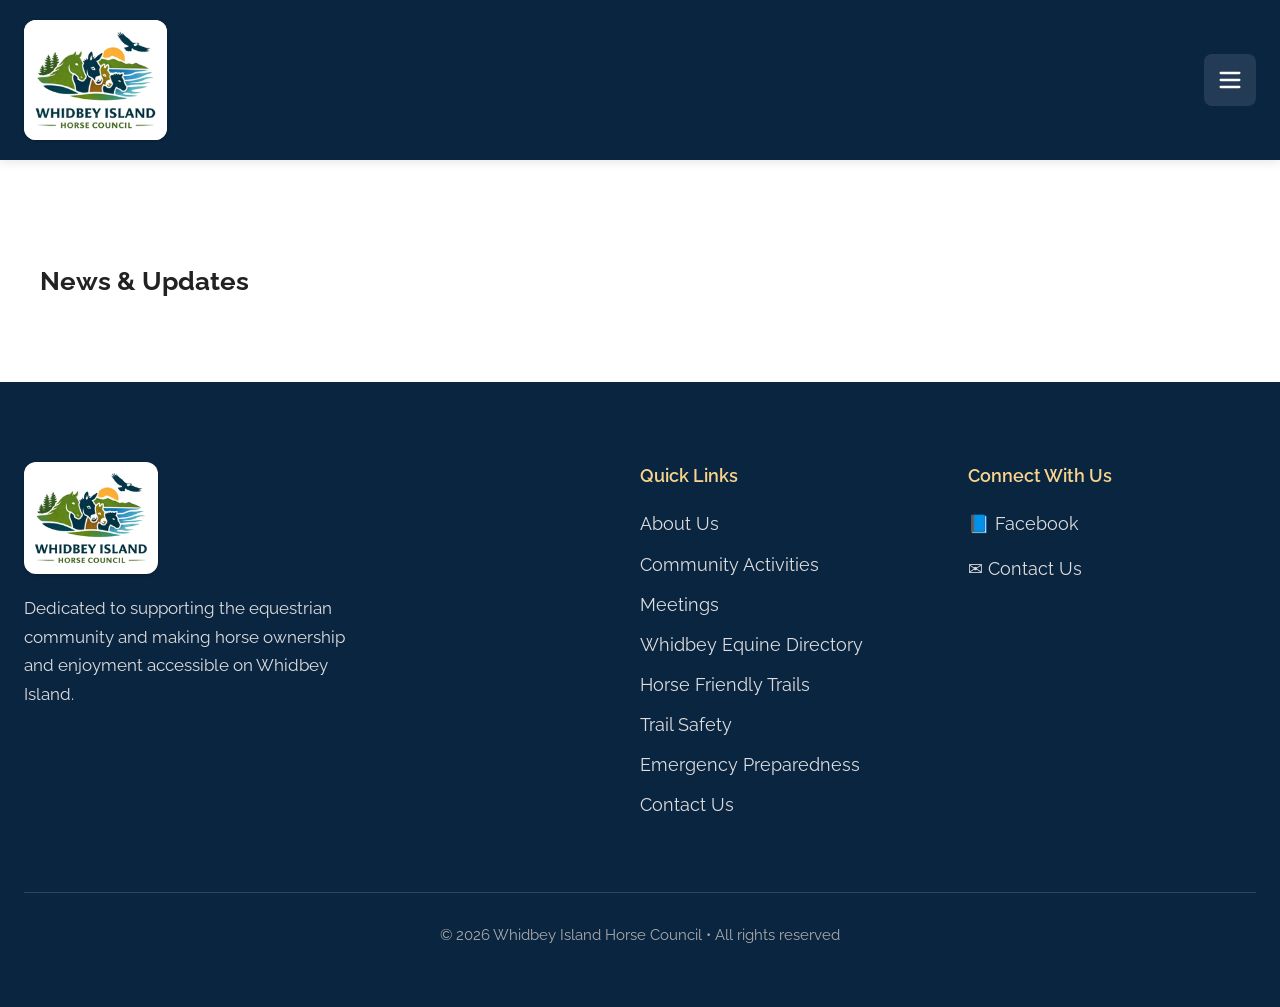
<file: news.html>
<!DOCTYPE html>
<html lang="en">
<head>
    <meta charset="UTF-8">
    <meta name="viewport" content="width=device-width, initial-scale=1.0">
    <title>News & Updates | Whidbey Island Horse Council</title>
    <link href="https://fonts.googleapis.com/css2?family=Raleway:wght@400;500;600;700&display=swap" rel="stylesheet">
    <link rel="icon" href="images/logo-header.png?v=20261117c" type="image/png">
    <link rel="apple-touch-icon" href="images/logo-header.png?v=20261117c">
    <link rel="stylesheet" href="css/styles.css?v=20261117c">
</head>
<body>

    <!-- FULL HEADER with accordion -->
    <header class="header-bg">
        <div class="nav-container">
            <div class="logo-container">
                <a href="index.html">
                    <img src="images/logo-header.png?v=20261117c" alt="Whidbey Island Horse Council" class="site-logo">
                </a>
            </div>
            <nav class="desktop-nav" aria-label="Main">
                <a href="index.html">Home</a>
                <a href="about.html">About Us / Mission</a>
                <a href="events.html">Community Activities</a>
                <a href="monthly-meetings.html">Meetings</a>
                <a href="whidbey-equine-directory.html">Whidbey Equine Directory</a>
                <a href="horse-friendly-trails.html">Horse Friendly Trails</a>
                <a href="resources.html">Trail Safety</a>
                <a href="emergency-preparedness.html">Emergency Preparedness</a>
                <a href="contact.html">Contact Us</a>
            </nav>
            <button type="button" class="hamburger" onclick="toggleMobileMenu()" aria-label="Open menu" aria-controls="mobile-menu">
                <svg id="hamburger-icon" xmlns="http://www.w3.org/2000/svg" width="28" height="28" fill="none" viewBox="0 0 24 24" stroke="currentColor">
                    <path stroke-linecap="round" stroke-linejoin="round" stroke-width="2" d="M4 6h16M4 12h16M4 18h16"/>
                </svg>
            </button>
        </div>

        <!-- RIGHT-SIDE MOBILE DRAWER (no sub-menus: every page is its own item) -->
        <div id="mobile-menu" class="mobile-menu">
            <button type="button" class="close-btn" onclick="toggleMobileMenu()" aria-label="Close menu">×</button>
            <nav aria-label="Main menu">
                <a href="index.html" onclick="toggleMobileMenu()">Home</a>
                <a href="about.html" onclick="toggleMobileMenu()">About Us / Mission</a>
                <a href="events.html" onclick="toggleMobileMenu()">Community Activities</a>
                <a href="monthly-meetings.html" onclick="toggleMobileMenu()">Meetings</a>
                <a href="whidbey-equine-directory.html" onclick="toggleMobileMenu()">Whidbey Equine Directory</a>
                <a href="horse-friendly-trails.html" onclick="toggleMobileMenu()">Horse Friendly Trails</a>
                <a href="resources.html" onclick="toggleMobileMenu()">Trail Safety</a>
                <a href="emergency-preparedness.html" onclick="toggleMobileMenu()">Emergency Preparedness</a>
                <a href="contact.html" onclick="toggleMobileMenu()">Contact Us</a>
            </nav>
        </div>
    </header>

    <section class="main-content">
        <h1 class="page-title">News & Updates</h1>
        <div class="content-grid">
            <!-- Add your news cards here -->
        </div>
    </section>

    <!-- FOOTER -->
    <footer class="footer">
        <div class="footer-content">
            <div>
                <div class="footer-logo">
                    <img src="images/logo-header.png?v=20261117c" alt="Whidbey Island Horse Council">
                </div>
                <p>Dedicated to supporting the equestrian community and making horse ownership and enjoyment accessible on Whidbey Island.</p>
            </div>
            <div class="footer-column">
                <h4>Quick Links</h4>
                <ul>
                    <li><a href="about.html">About Us</a></li>
                    <li><a href="events.html">Community Activities</a></li>
                    <li><a href="monthly-meetings.html">Meetings</a></li>
                    <li><a href="whidbey-equine-directory.html">Whidbey Equine Directory</a></li>
                    <li><a href="horse-friendly-trails.html">Horse Friendly Trails</a></li>
                    <li><a href="resources.html">Trail Safety</a></li>
                    <li><a href="emergency-preparedness.html">Emergency Preparedness</a></li>
                    <li><a href="contact.html">Contact Us</a></li>
                </ul>
            </div>
            <div class="footer-column">
                <h4>Connect With Us</h4>
                <div class="footer-social">
                    <a href="https://www.facebook.com/groups/1446844290421112" target="_blank" rel="noopener">📘 Facebook</a>
                    <a href="contact.html">✉️ Contact Us</a>
                </div>
            </div>
        </div>
        <div class="footer-bottom">
            &copy; 2026 Whidbey Island Horse Council • All rights reserved
        </div>
    </footer>

    <script>
        function toggleMobileMenu() {
            const menu = document.getElementById('mobile-menu');
            const icon = document.getElementById('hamburger-icon');
            if (menu.classList.contains('active')) {
                menu.classList.remove('active');
                icon.innerHTML = `<path stroke-linecap="round" stroke-linejoin="round" stroke-width="2" d="M4 6h16M4 12h16M4 18h16"/>`;
            } else {
                menu.classList.add('active');
                icon.innerHTML = `<path stroke-linecap="round" stroke-linejoin="round" stroke-width="2" d="M6 18L18 6M6 6l12 12"/>`;
            }
        }
        function toggleAccordion(button) {
            const isExpanded = button.getAttribute('aria-expanded') === 'true';
            button.setAttribute('aria-expanded', !isExpanded);
            const content = button.nextElementSibling;
            content.classList.toggle('open');
        }
    </script>
</body>
</html>
</file>
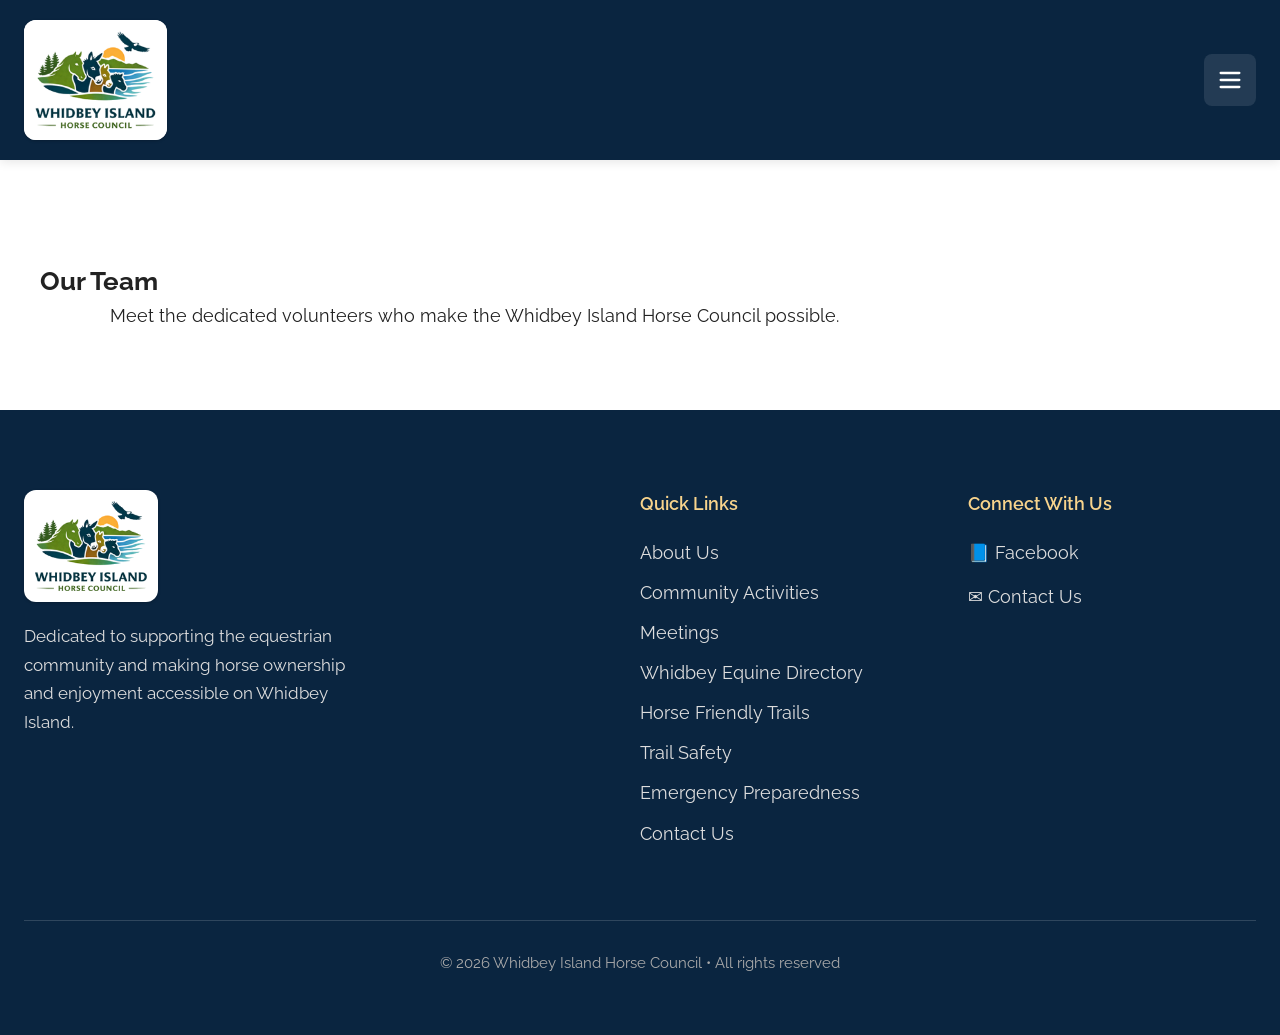
<file: our-team.html>
<!DOCTYPE html>
<html lang="en">
<head>
    <meta charset="UTF-8">
    <meta name="viewport" content="width=device-width, initial-scale=1.0">
    <title>Our Team | Whidbey Island Horse Council</title>
    <link href="https://fonts.googleapis.com/css2?family=Raleway:wght@400;500;600;700&display=swap" rel="stylesheet">
    <link rel="icon" href="images/logo-header.png?v=20261117c" type="image/png">
    <link rel="apple-touch-icon" href="images/logo-header.png?v=20261117c">
    <link rel="stylesheet" href="css/styles.css?v=20261117c">
</head>
<body>

    <!-- FULL HEADER with accordion -->
    <header class="header-bg">
        <div class="nav-container">
            <div class="logo-container">
                <a href="index.html">
                    <img src="images/logo-header.png?v=20261117c" alt="Whidbey Island Horse Council" class="site-logo">
                </a>
            </div>
            <nav class="desktop-nav" aria-label="Main">
                <a href="index.html">Home</a>
                <a href="about.html">About Us / Mission</a>
                <a href="events.html">Community Activities</a>
                <a href="monthly-meetings.html">Meetings</a>
                <a href="whidbey-equine-directory.html">Whidbey Equine Directory</a>
                <a href="horse-friendly-trails.html">Horse Friendly Trails</a>
                <a href="resources.html">Trail Safety</a>
                <a href="emergency-preparedness.html">Emergency Preparedness</a>
                <a href="contact.html">Contact Us</a>
            </nav>
            <button type="button" class="hamburger" onclick="toggleMobileMenu()" aria-label="Open menu" aria-controls="mobile-menu">
                <svg id="hamburger-icon" xmlns="http://www.w3.org/2000/svg" width="28" height="28" fill="none" viewBox="0 0 24 24" stroke="currentColor">
                    <path stroke-linecap="round" stroke-linejoin="round" stroke-width="2" d="M4 6h16M4 12h16M4 18h16"/>
                </svg>
            </button>
        </div>

        <!-- RIGHT-SIDE MOBILE DRAWER (no sub-menus: every page is its own item) -->
        <div id="mobile-menu" class="mobile-menu">
            <button type="button" class="close-btn" onclick="toggleMobileMenu()" aria-label="Close menu">×</button>
            <nav aria-label="Main menu">
                <a href="index.html" onclick="toggleMobileMenu()">Home</a>
                <a href="about.html" onclick="toggleMobileMenu()">About Us / Mission</a>
                <a href="events.html" onclick="toggleMobileMenu()">Community Activities</a>
                <a href="monthly-meetings.html" onclick="toggleMobileMenu()">Meetings</a>
                <a href="whidbey-equine-directory.html" onclick="toggleMobileMenu()">Whidbey Equine Directory</a>
                <a href="horse-friendly-trails.html" onclick="toggleMobileMenu()">Horse Friendly Trails</a>
                <a href="resources.html" onclick="toggleMobileMenu()">Trail Safety</a>
                <a href="emergency-preparedness.html" onclick="toggleMobileMenu()">Emergency Preparedness</a>
                <a href="contact.html" onclick="toggleMobileMenu()">Contact Us</a>
            </nav>
        </div>
    </header>

    <section class="main-content">
        <h1 class="page-title">Our Team</h1>
        <div class="content-wrapper">
            <p>Meet the dedicated volunteers who make the Whidbey Island Horse Council possible.</p>
        </div>
    </section>

    <!-- FOOTER -->
    <footer class="footer">
        <div class="footer-content">
            <div>
                <div class="footer-logo">
                    <img src="images/logo-header.png?v=20261117c" alt="Whidbey Island Horse Council">
                </div>
                <p>Dedicated to supporting the equestrian community and making horse ownership and enjoyment accessible on Whidbey Island.</p>
            </div>
            <div class="footer-column">
                <h4>Quick Links</h4>
                <ul>
                    <li><a href="about.html">About Us</a></li>
                    <li><a href="events.html">Community Activities</a></li>
                    <li><a href="monthly-meetings.html">Meetings</a></li>
                    <li><a href="whidbey-equine-directory.html">Whidbey Equine Directory</a></li>
                    <li><a href="horse-friendly-trails.html">Horse Friendly Trails</a></li>
                    <li><a href="resources.html">Trail Safety</a></li>
                    <li><a href="emergency-preparedness.html">Emergency Preparedness</a></li>
                    <li><a href="contact.html">Contact Us</a></li>
                </ul>
            </div>
            <div class="footer-column">
                <h4>Connect With Us</h4>
                <div class="footer-social">
                    <a href="https://www.facebook.com/groups/1446844290421112" target="_blank" rel="noopener">📘 Facebook</a>
                    <a href="contact.html">✉️ Contact Us</a>
                </div>
            </div>
        </div>
        <div class="footer-bottom">
            &copy; 2026 Whidbey Island Horse Council • All rights reserved
        </div>
    </footer>

    <script>
        function toggleMobileMenu() {
            const menu = document.getElementById('mobile-menu');
            const icon = document.getElementById('hamburger-icon');
            if (menu.classList.contains('active')) {
                menu.classList.remove('active');
                icon.innerHTML = `<path stroke-linecap="round" stroke-linejoin="round" stroke-width="2" d="M4 6h16M4 12h16M4 18h16"/>`;
            } else {
                menu.classList.add('active');
                icon.innerHTML = `<path stroke-linecap="round" stroke-linejoin="round" stroke-width="2" d="M6 18L18 6M6 6l12 12"/>`;
            }
        }
        function toggleAccordion(button) {
            const isExpanded = button.getAttribute('aria-expanded') === 'true';
            button.setAttribute('aria-expanded', !isExpanded);
            const content = button.nextElementSibling;
            content.classList.toggle('open');
        }
    </script>
</body>
</html>
</file>
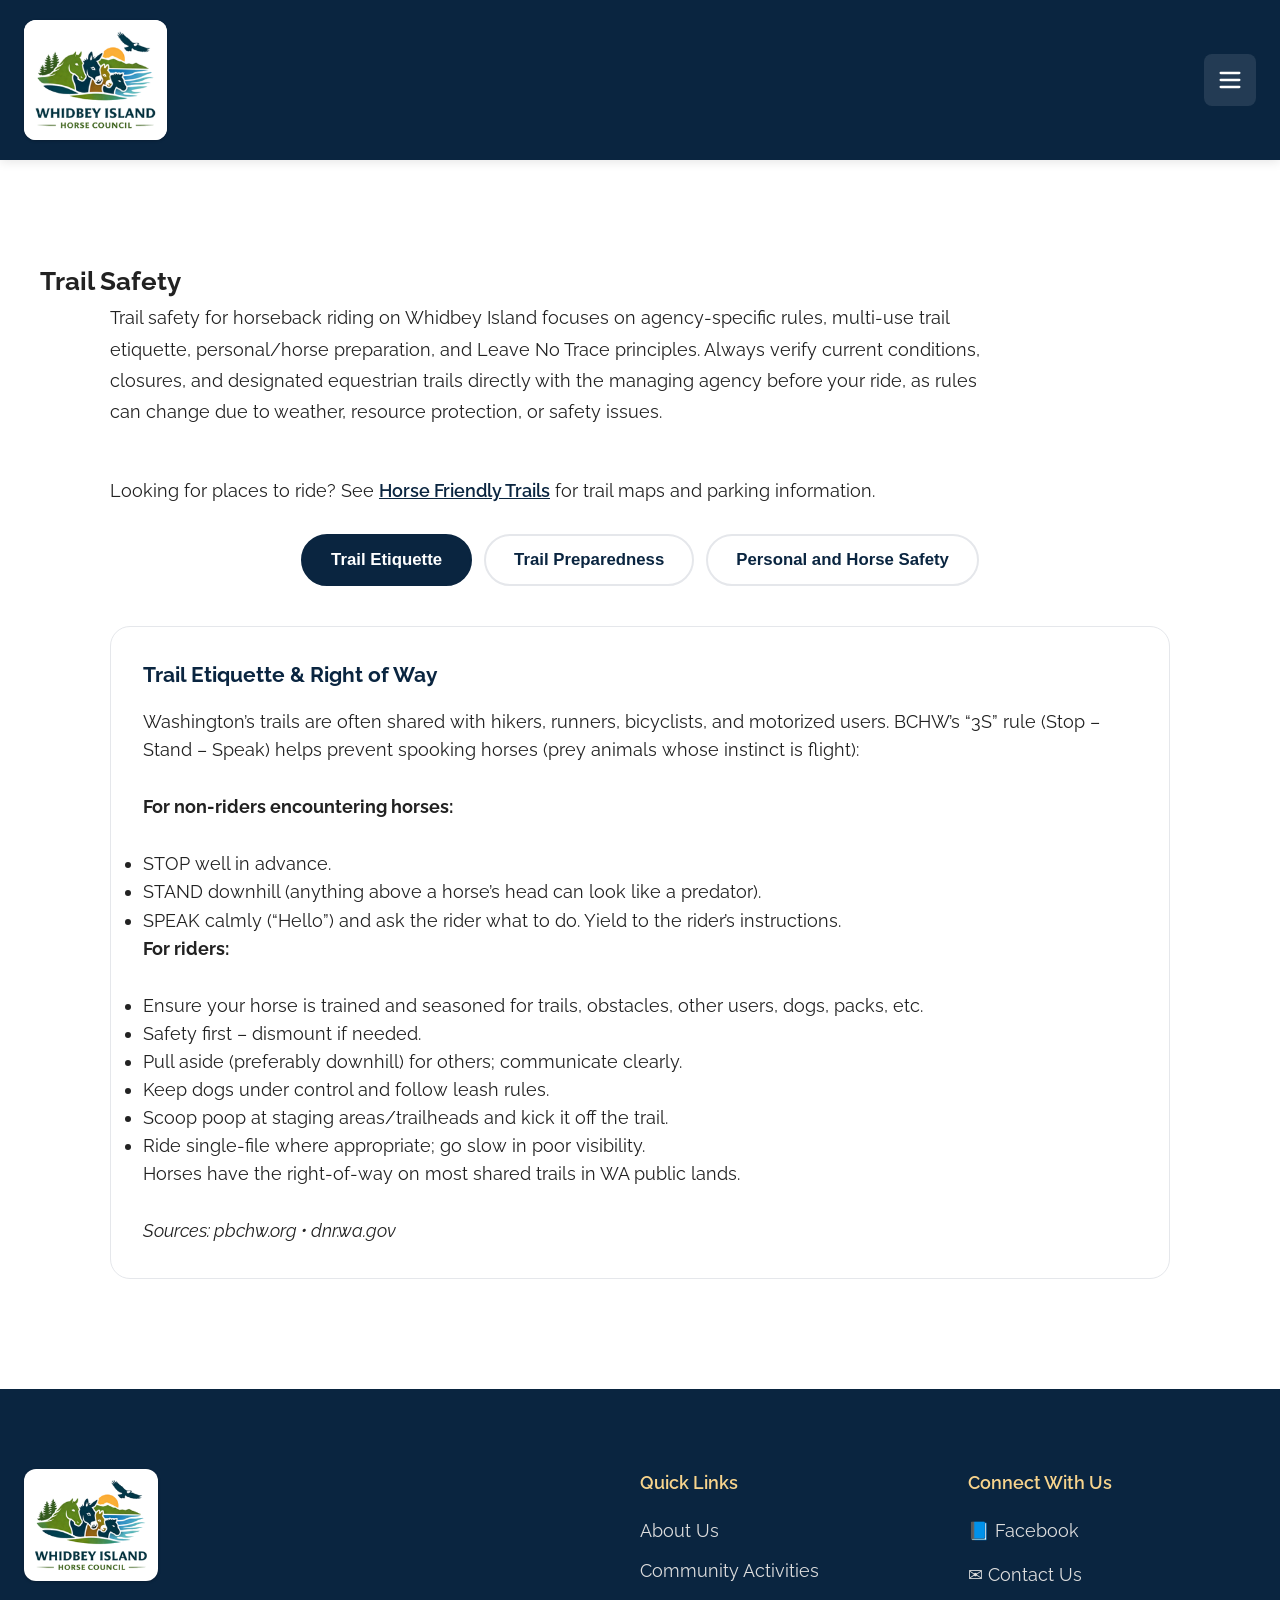
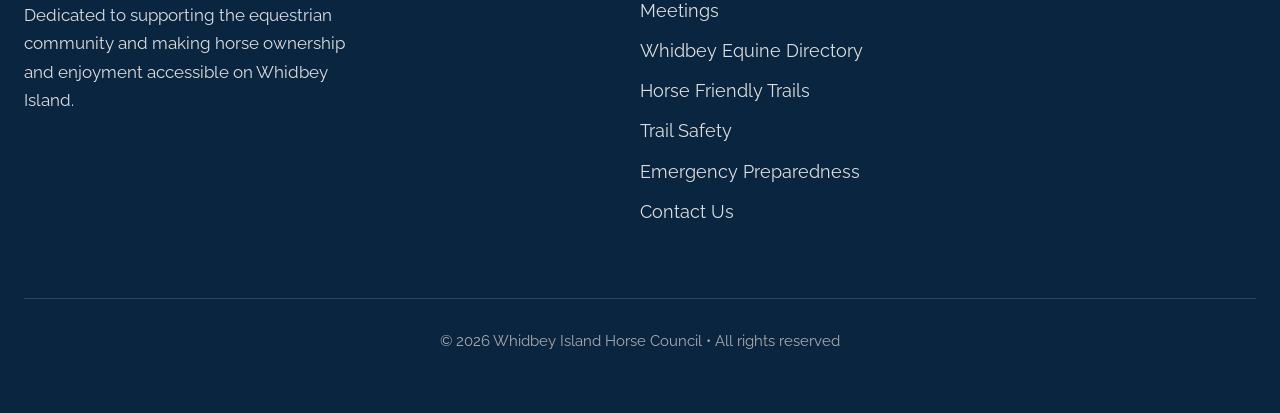
<file: resources.html>
<!DOCTYPE html>
<html lang="en">
<head>
    <meta charset="UTF-8">
    <meta name="viewport" content="width=device-width, initial-scale=1.0">
    <title>Trail Safety | Whidbey Island Horse Council</title>
    <link href="https://fonts.googleapis.com/css2?family=Raleway:wght@400;500;600;700&display=swap" rel="stylesheet">
    <link rel="icon" href="images/logo-header.png?v=20261117c" type="image/png">
    <link rel="apple-touch-icon" href="images/logo-header.png?v=20261117c">
    <link rel="stylesheet" href="css/styles.css?v=20261117c">
</head>
<body>

    <!-- FULL HEADER -->
    <header class="header-bg">
        <div class="nav-container">
            <div class="logo-container">
                <a href="index.html">
                    <img src="images/logo-header.png?v=20261117c" alt="Whidbey Island Horse Council" class="site-logo">
                </a>
            </div>
            <nav class="desktop-nav" aria-label="Main">
                <a href="index.html">Home</a>
                <a href="about.html">About Us / Mission</a>
                <a href="events.html">Community Activities</a>
                <a href="monthly-meetings.html">Meetings</a>
                <a href="whidbey-equine-directory.html">Whidbey Equine Directory</a>
                <a href="horse-friendly-trails.html">Horse Friendly Trails</a>
                <a href="resources.html" class="active">Trail Safety</a>
                <a href="emergency-preparedness.html">Emergency Preparedness</a>
                <a href="contact.html">Contact Us</a>
            </nav>
            <button type="button" class="hamburger" onclick="toggleMobileMenu()" aria-label="Open menu" aria-controls="mobile-menu">
                <svg id="hamburger-icon" xmlns="http://www.w3.org/2000/svg" width="28" height="28" fill="none" viewBox="0 0 24 24" stroke="currentColor">
                    <path stroke-linecap="round" stroke-linejoin="round" stroke-width="2" d="M4 6h16M4 12h16M4 18h16"/>
                </svg>
            </button>
        </div>

        <!-- RIGHT-SIDE MOBILE DRAWER (no sub-menus: every page is its own item) -->
        <div id="mobile-menu" class="mobile-menu">
            <button type="button" class="close-btn" onclick="toggleMobileMenu()" aria-label="Close menu">×</button>
            <nav aria-label="Main menu">
                <a href="index.html" onclick="toggleMobileMenu()">Home</a>
                <a href="about.html" onclick="toggleMobileMenu()">About Us / Mission</a>
                <a href="events.html" onclick="toggleMobileMenu()">Community Activities</a>
                <a href="monthly-meetings.html" onclick="toggleMobileMenu()">Meetings</a>
                <a href="whidbey-equine-directory.html" onclick="toggleMobileMenu()">Whidbey Equine Directory</a>
                <a href="horse-friendly-trails.html" onclick="toggleMobileMenu()">Horse Friendly Trails</a>
                <a href="resources.html" class="active" aria-current="page" onclick="toggleMobileMenu()">Trail Safety</a>
                <a href="emergency-preparedness.html" onclick="toggleMobileMenu()">Emergency Preparedness</a>
                <a href="contact.html" onclick="toggleMobileMenu()">Contact Us</a>
            </nav>
        </div>
    </header>

    <section class="main-content">
        <h1 class="page-title">Trail Safety</h1>
        <div class="content-wrapper">

            <!-- Lead-in Paragraph -->
            <p style="font-size: 1.15rem; line-height: 1.7; max-width: 900px; margin-bottom: 50px;">
                Trail safety for horseback riding on Whidbey Island focuses on agency-specific rules, multi-use trail etiquette, personal/horse preparation, and Leave No Trace principles. Always verify current conditions, closures, and designated equestrian trails directly with the managing agency before your ride, as rules can change due to weather, resource protection, or safety issues. 
            </p>

            <p class="page-crosslink">Looking for places to ride? See <a href="horse-friendly-trails.html">Horse Friendly Trails</a> for trail maps and parking information.</p>


            <!-- 4 Clickable Buttons -->
            <div style="display: flex; flex-wrap: wrap; gap: 12px; justify-content: center; margin-bottom: 40px;">
                <button class="safety-btn active" data-tab="1">Trail Etiquette</button>
                <button class="safety-btn" data-tab="2">Trail Preparedness</button>
                <button class="safety-btn" data-tab="3">Personal and Horse Safety</button>
            </div>

            <!-- Safety Content -->
            <div id="safety-content-1" class="safety-content active">
                <h3>Trail Etiquette &amp; Right of Way</h3>
                <p>Washington’s trails are often shared with hikers, runners, bicyclists, and motorized users. BCHW’s “3S” rule (Stop – Stand – Speak) helps prevent spooking horses (prey animals whose instinct is flight):</p>
                <p><strong>For non-riders encountering horses:</strong></p>
                <ul>
                    <li>STOP well in advance.</li>
                    <li>STAND downhill (anything above a horse’s head can look like a predator).</li>
                    <li>SPEAK calmly (“Hello”) and ask the rider what to do. Yield to the rider’s instructions.</li>
                </ul>
                <p><strong>For riders:</strong></p>
                <ul>
                    <li>Ensure your horse is trained and seasoned for trails, obstacles, other users, dogs, packs, etc.</li>
                    <li>Safety first – dismount if needed.</li>
                    <li>Pull aside (preferably downhill) for others; communicate clearly.</li>
                    <li>Keep dogs under control and follow leash rules.</li>
                    <li>Scoop poop at staging areas/trailheads and kick it off the trail.</li>
                    <li>Ride single-file where appropriate; go slow in poor visibility.</li>
                </ul>
                <p>Horses have the right-of-way on most shared trails in WA public lands.</p>
                <p><em>Sources: pbchw.org • dnr.wa.gov</em></p>
            </div>

            <div id="safety-content-2" class="safety-content">
                <h3>Trail Preparedness</h3>
                <h4>Emergency Procedures &amp; First Aid</h4>
                <p>Carry a charged phone, first aid kit, and hoof boot. Know the location of the nearest trailhead. Have a plan for getting help if your horse is injured or you are hurt.</p>

                <h4>Wildlife Encounters</h4>
                <p>Stay alert for deer, coyotes and other wildlife that could spook your horse. Keep your horse calm and give wildlife plenty of space. Never approach or feed wild animals.</p>

                <h4>Weather &amp; Trail Conditions</h4>
                <p>Check the forecast before riding. Avoid muddy or flooded trails after heavy rain. Be prepared for sudden wind or fog common on Whidbey Island.</p>
            </div>

            <div id="safety-content-3" class="safety-content">
                <h3>Personal and Horse Safety</h3>
                <ul>
                    <li>Wear a properly fitted ASTM/SEI-certified equestrian helmet (replace after impact). This is a universal recommendation.</li>
                    <li>Ride a fit, calm horse experienced with the terrain. Use appropriate tack and consider protective boots for rocky/muddy WA trails.</li>
                    <li>Prepare for Washington conditions: Rain makes trails slippery (mud, roots, rocks). Check weather, carry layers/rain gear, and know your route. Be alert for wildlife (bears in some areas), changing conditions, and working forest activity.</li>
                    <li>Carry water, first-aid (for you and horse), map/compass or GPS, and a charged phone. Tell someone your plans.</li>
                    <li>Group riding: Experienced riders/horses lead; control spacing to avoid bunching or kicking.</li>
                    <li>Leave No Trace (BCHW principles): Plan ahead, stay on trails, pack out manure/trash where required, use highlines or hobbles to minimize trampling, scatter manure off-trail, and avoid damaging vegetation. In backcountry, check grazing limits and use certified weed-free feed.</li>
                </ul>
                <p><em>Source: bchw.org</em></p>
            </div>

        </div>
    </section>

    <!-- FOOTER -->
    <footer class="footer">
        <div class="footer-content">
            <div>
                <div class="footer-logo">
                    <img src="images/logo-header.png?v=20261117c" alt="Whidbey Island Horse Council">
                </div>
                <p>Dedicated to supporting the equestrian community and making horse ownership and enjoyment accessible on Whidbey Island.</p>
            </div>
            <div class="footer-column">
                <h4>Quick Links</h4>
                <ul>
                    <li><a href="about.html">About Us</a></li>
                    <li><a href="events.html">Community Activities</a></li>
                    <li><a href="monthly-meetings.html">Meetings</a></li>
                    <li><a href="whidbey-equine-directory.html">Whidbey Equine Directory</a></li>
                    <li><a href="horse-friendly-trails.html">Horse Friendly Trails</a></li>
                    <li><a href="resources.html">Trail Safety</a></li>
                    <li><a href="emergency-preparedness.html">Emergency Preparedness</a></li>
                    <li><a href="contact.html">Contact Us</a></li>
                </ul>
            </div>
            <div class="footer-column">
                <h4>Connect With Us</h4>
                <div class="footer-social">
                    <a href="https://www.facebook.com/groups/1446844290421112" target="_blank" rel="noopener">📘 Facebook</a>
                    <a href="contact.html">✉️ Contact Us</a>
                </div>
            </div>
        </div>
        <div class="footer-bottom">
            &copy; 2026 Whidbey Island Horse Council • All rights reserved
        </div>
    </footer>

    <script>
        function toggleMobileMenu() {
            const menu = document.getElementById('mobile-menu');
            const icon = document.getElementById('hamburger-icon');
            if (menu.classList.contains('active')) {
                menu.classList.remove('active');
                icon.innerHTML = `<path stroke-linecap="round" stroke-linejoin="round" stroke-width="2" d="M4 6h16M4 12h16M4 18h16"/>`;
            } else {
                menu.classList.add('active');
                icon.innerHTML = `<path stroke-linecap="round" stroke-linejoin="round" stroke-width="2" d="M6 18L18 6M6 6L18 18"/>`;
            }
        }
        function toggleAccordion(button) {
            const isExpanded = button.getAttribute('aria-expanded') === 'true';
            button.setAttribute('aria-expanded', !isExpanded);
            const content = button.nextElementSibling;
            content.classList.toggle('open');
        }

        // Trail Safety Tab Functionality
        document.addEventListener('DOMContentLoaded', () => {
            const buttons = document.querySelectorAll('.safety-btn');
            const contents = document.querySelectorAll('.safety-content');

            buttons.forEach(btn => {
                btn.addEventListener('click', () => {
                    const tab = btn.getAttribute('data-tab');
                    contents.forEach(content => content.classList.remove('active'));
                    document.getElementById('safety-content-' + tab).classList.add('active');

                    buttons.forEach(b => b.classList.remove('active'));
                    btn.classList.add('active');
                });
            });
        });
    </script>
</body>
</html>
</file>
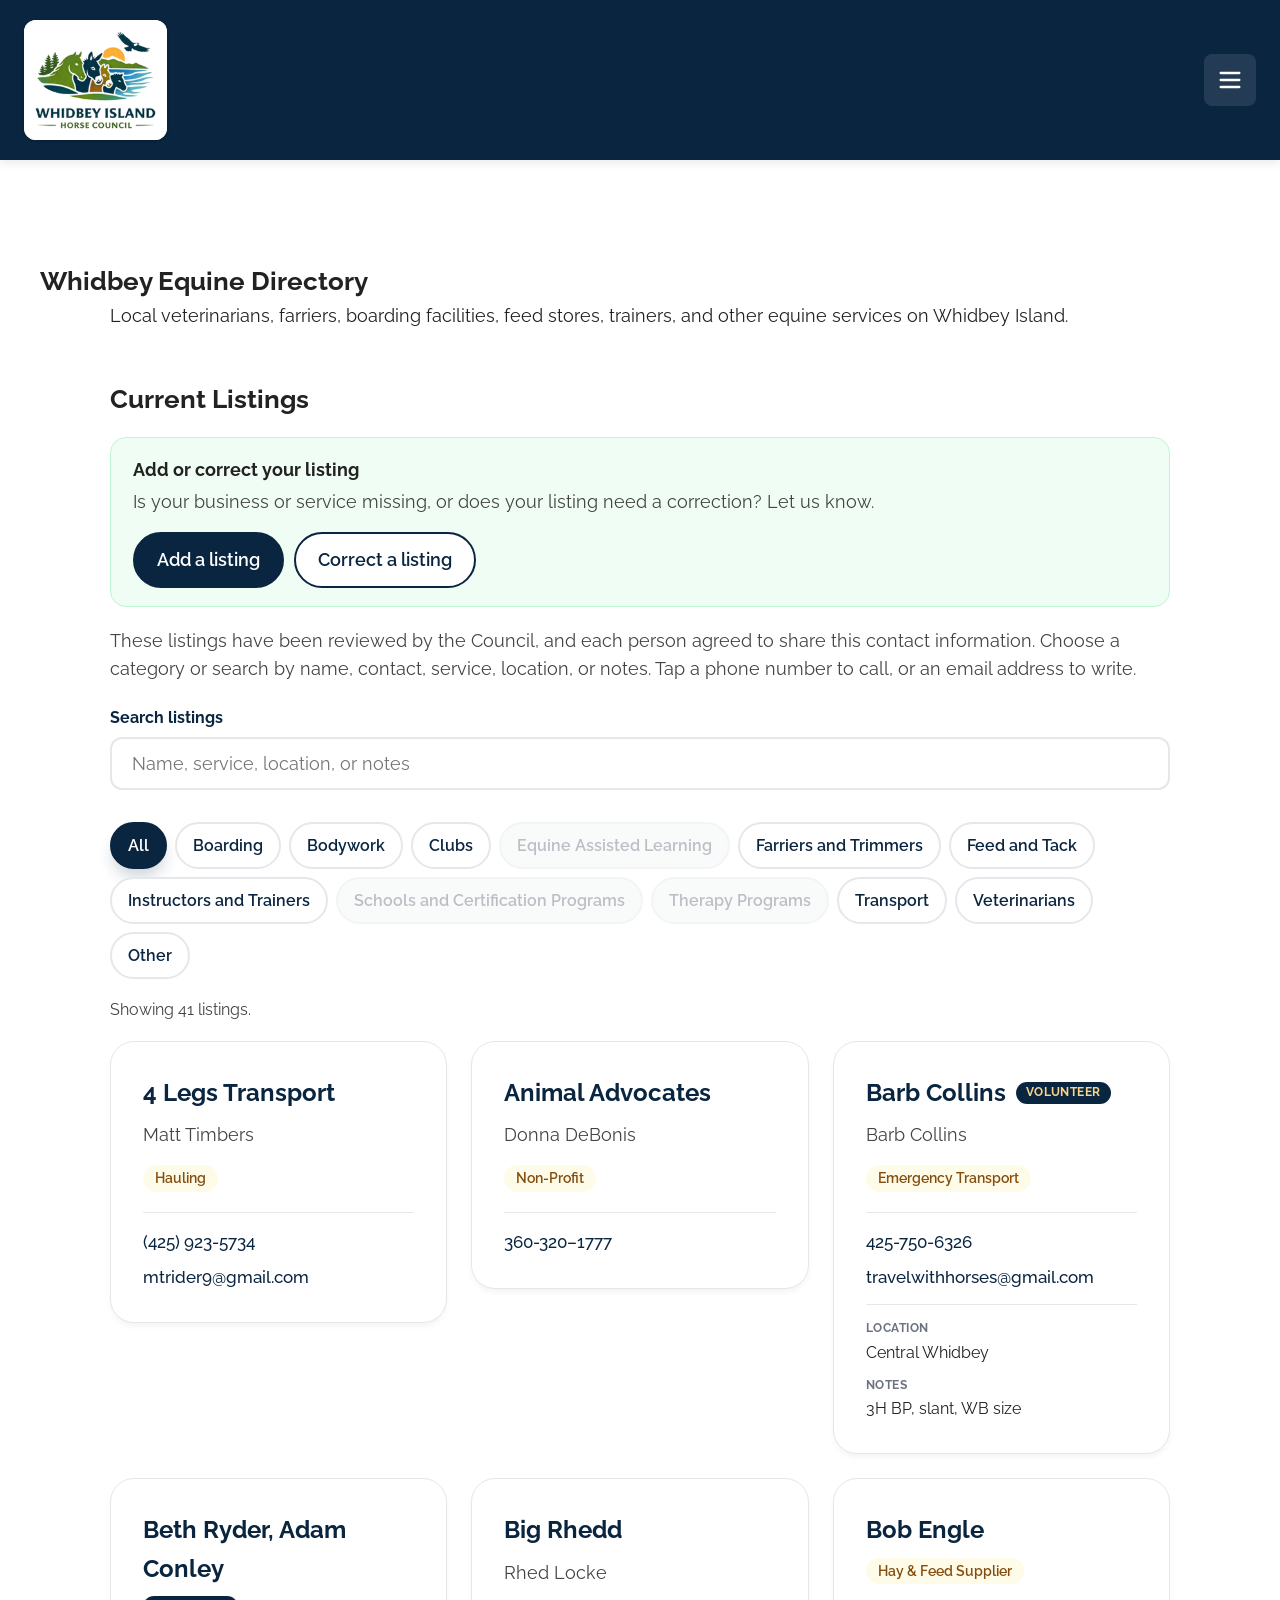
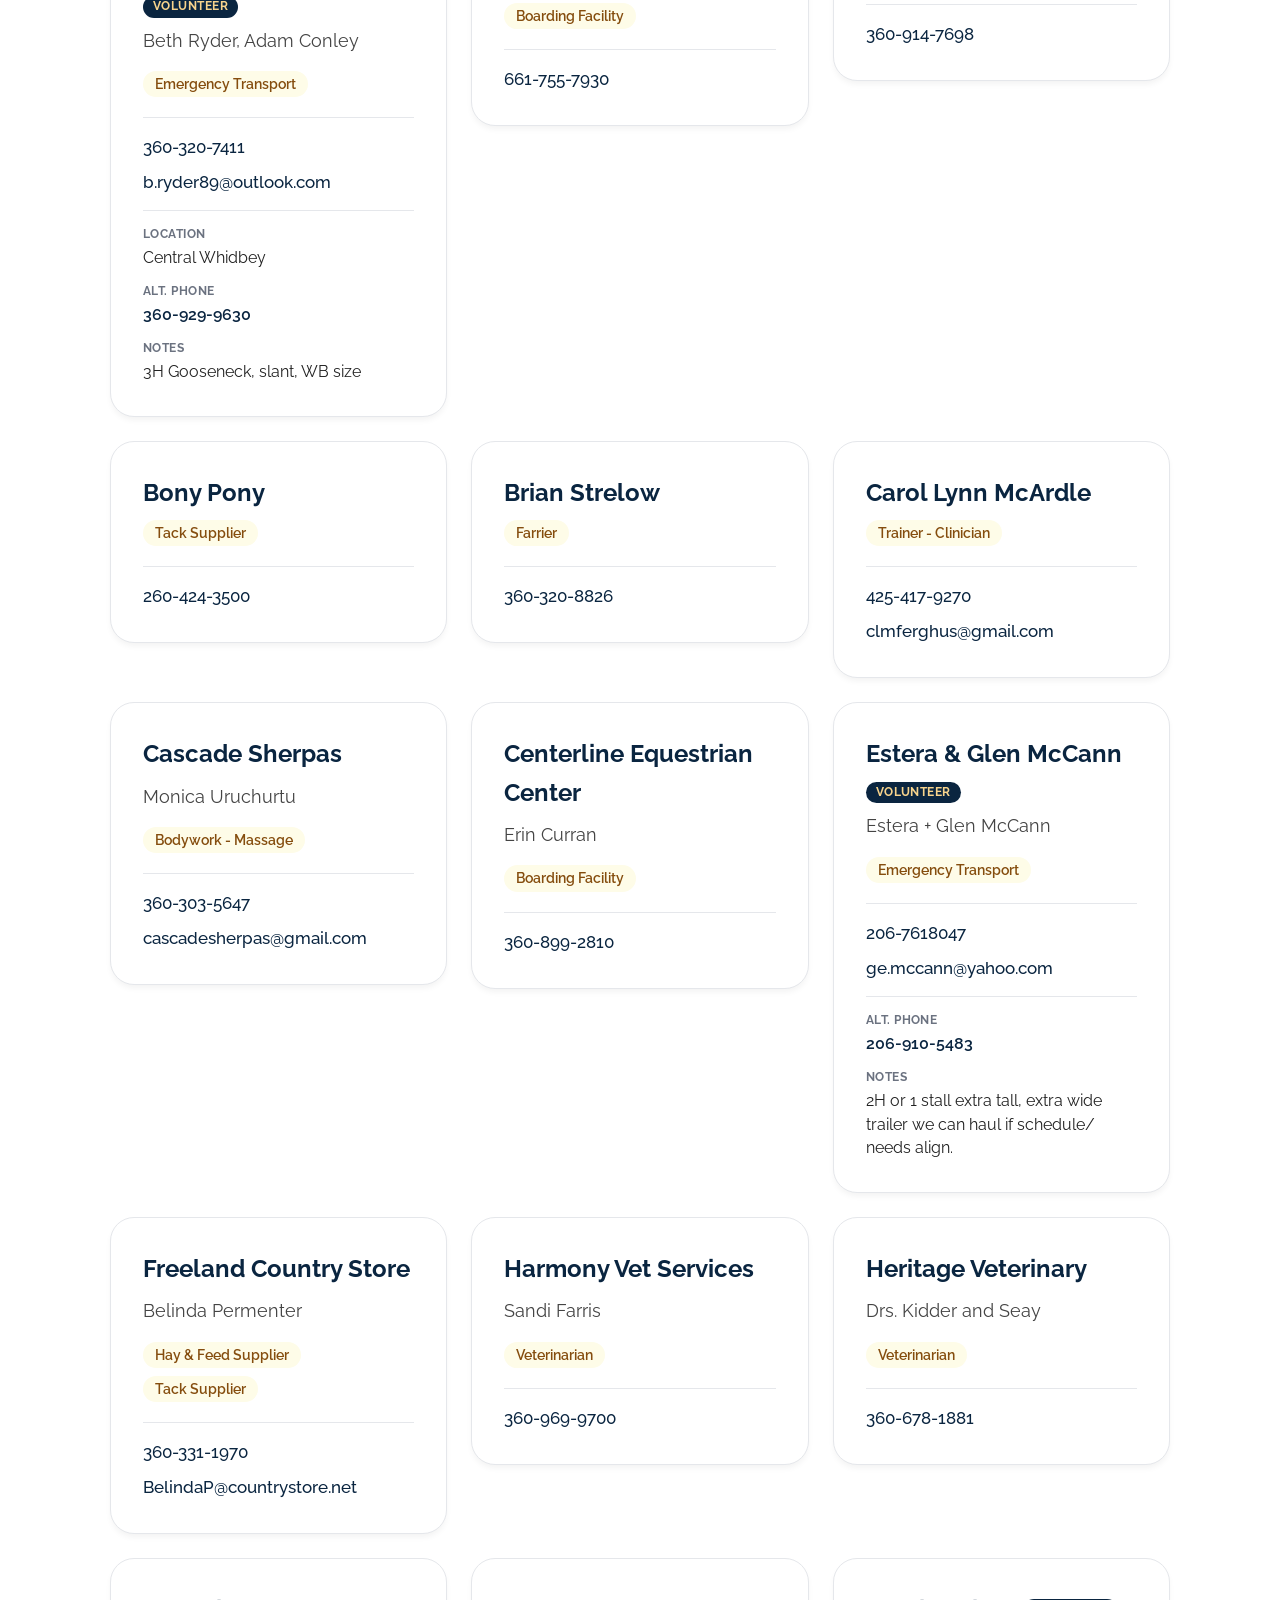
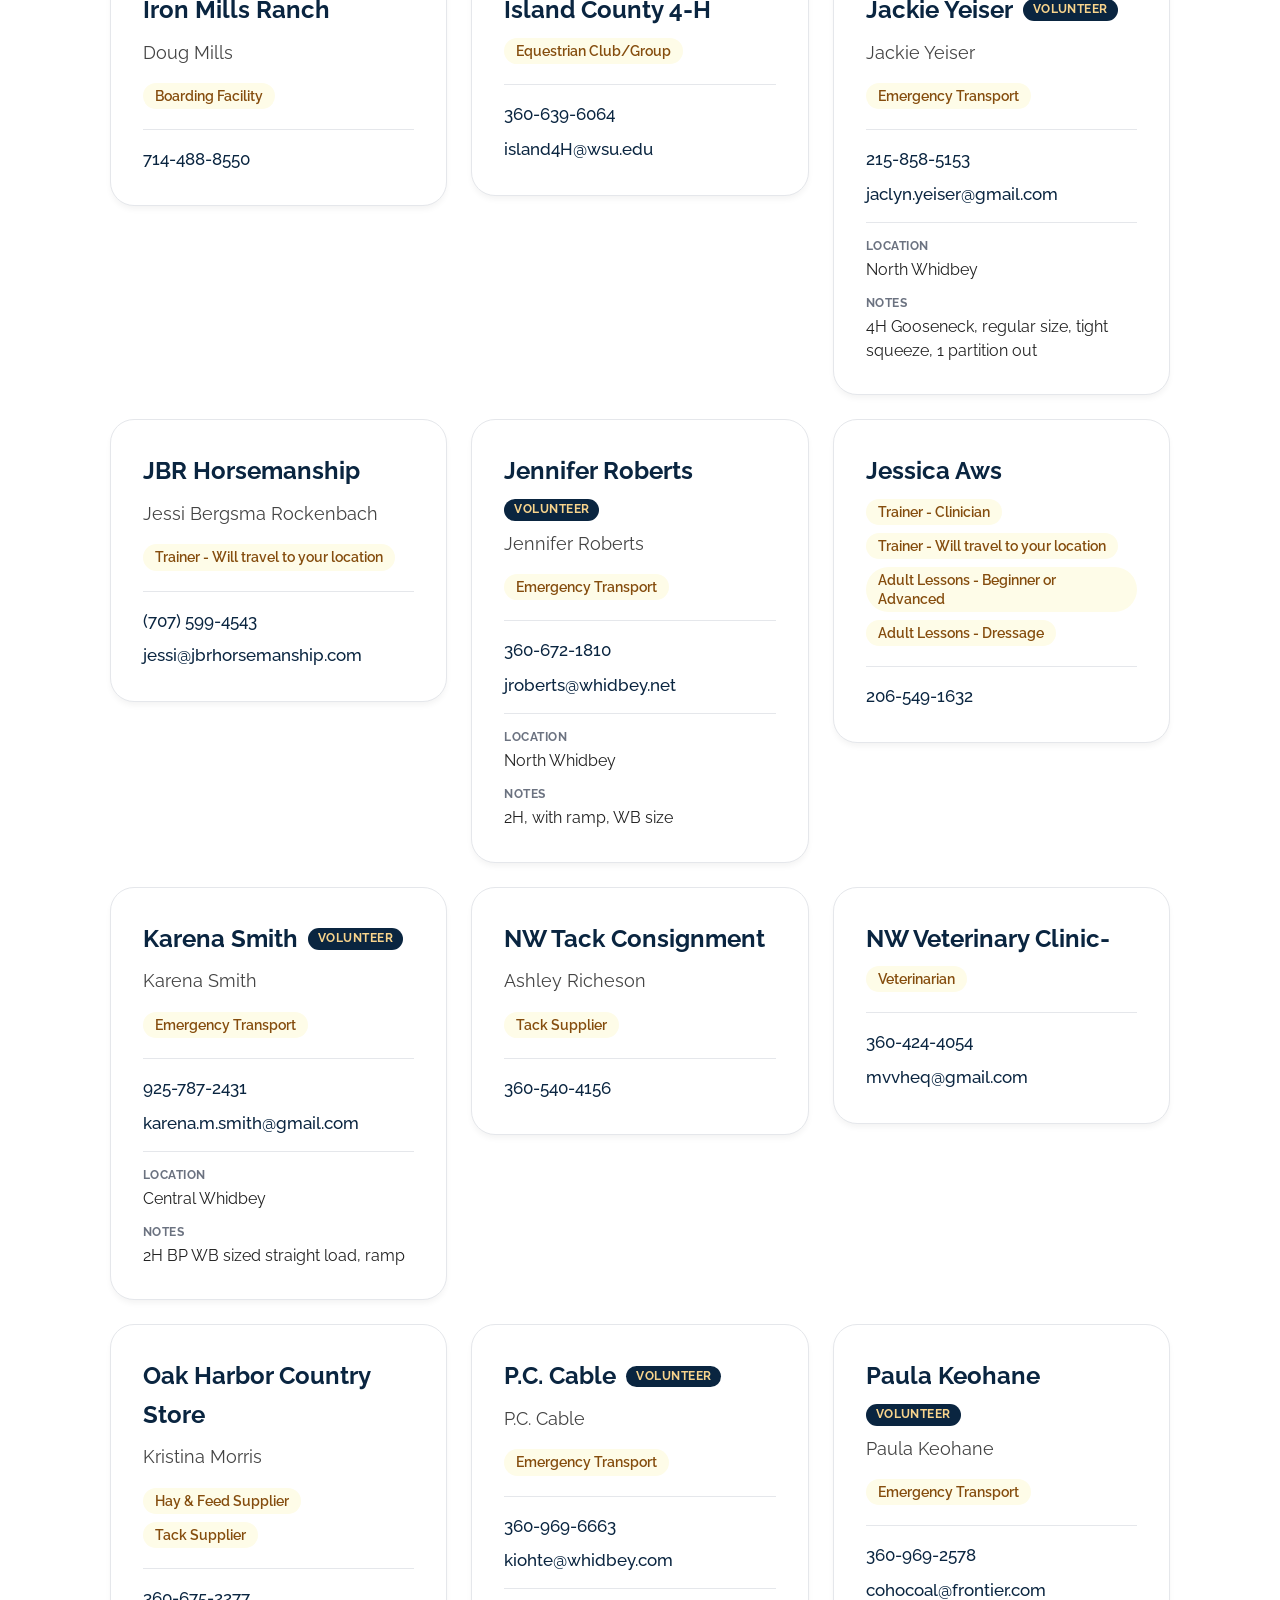
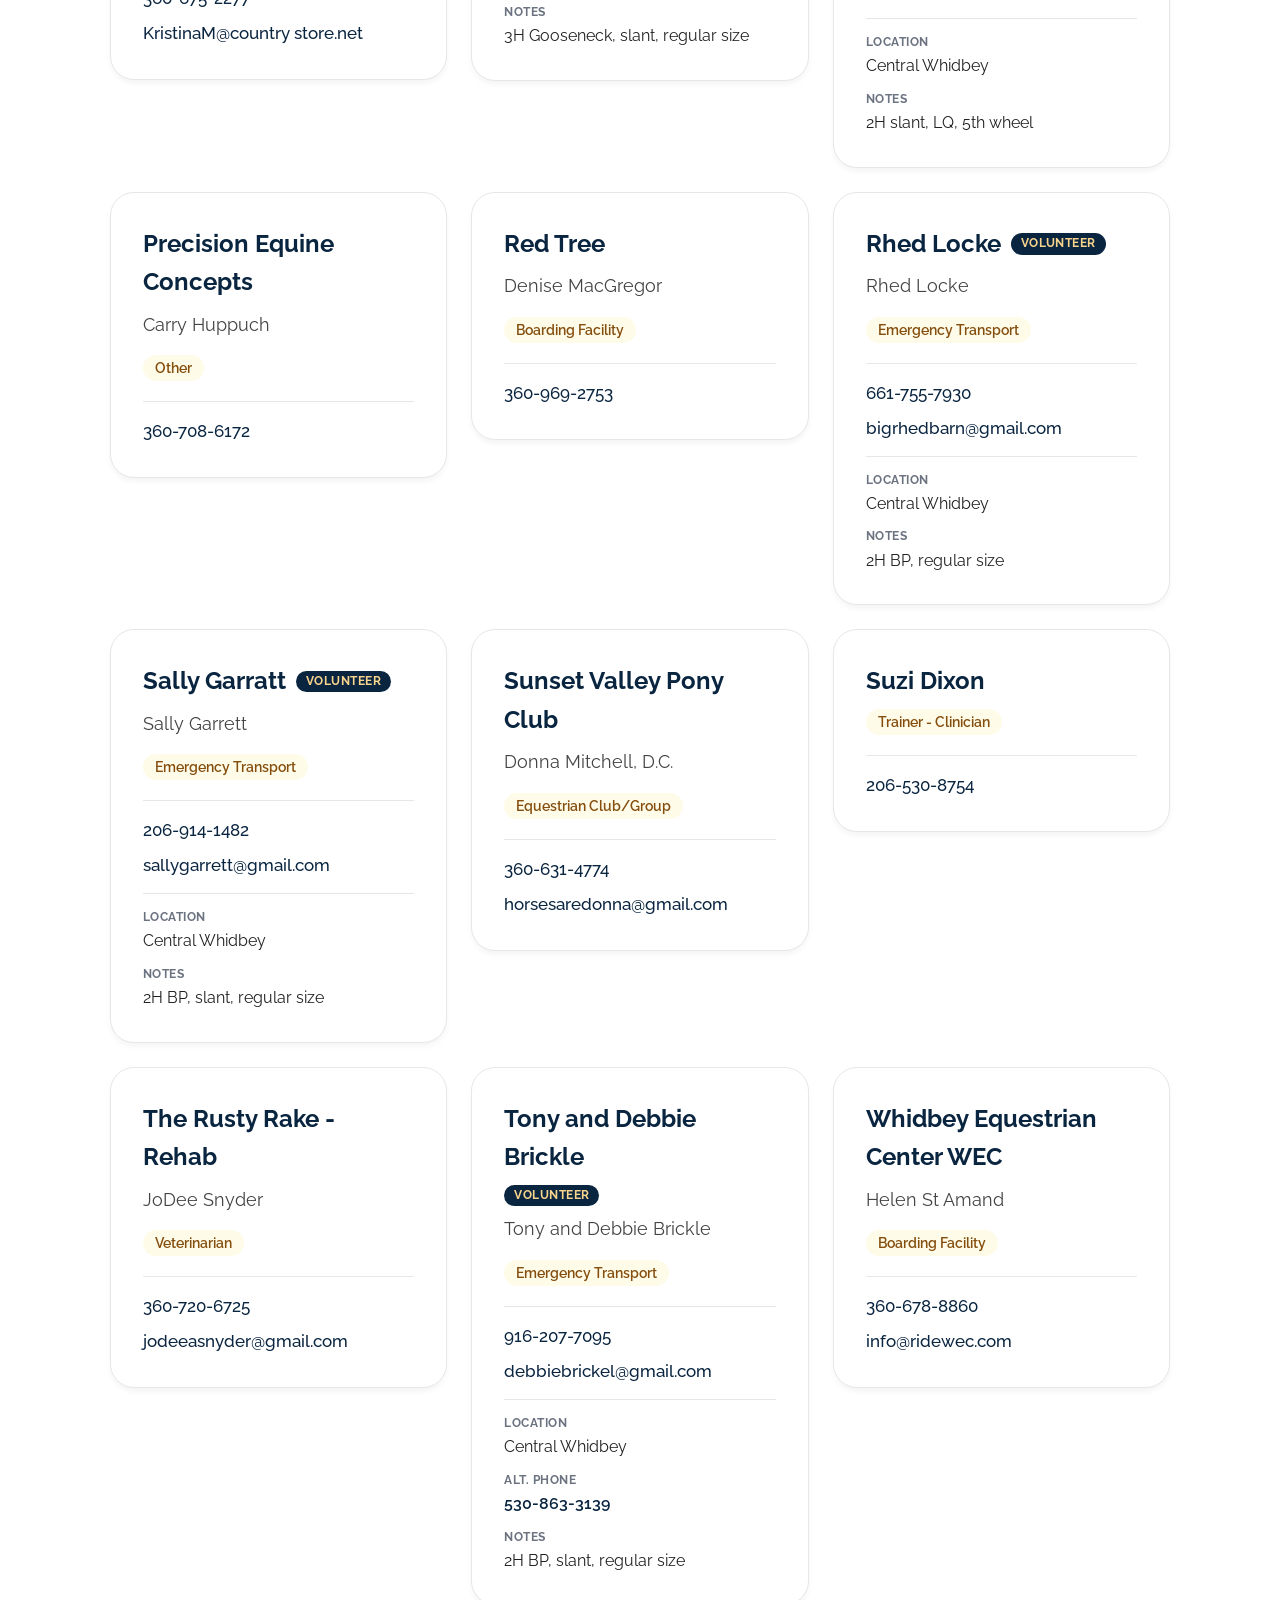
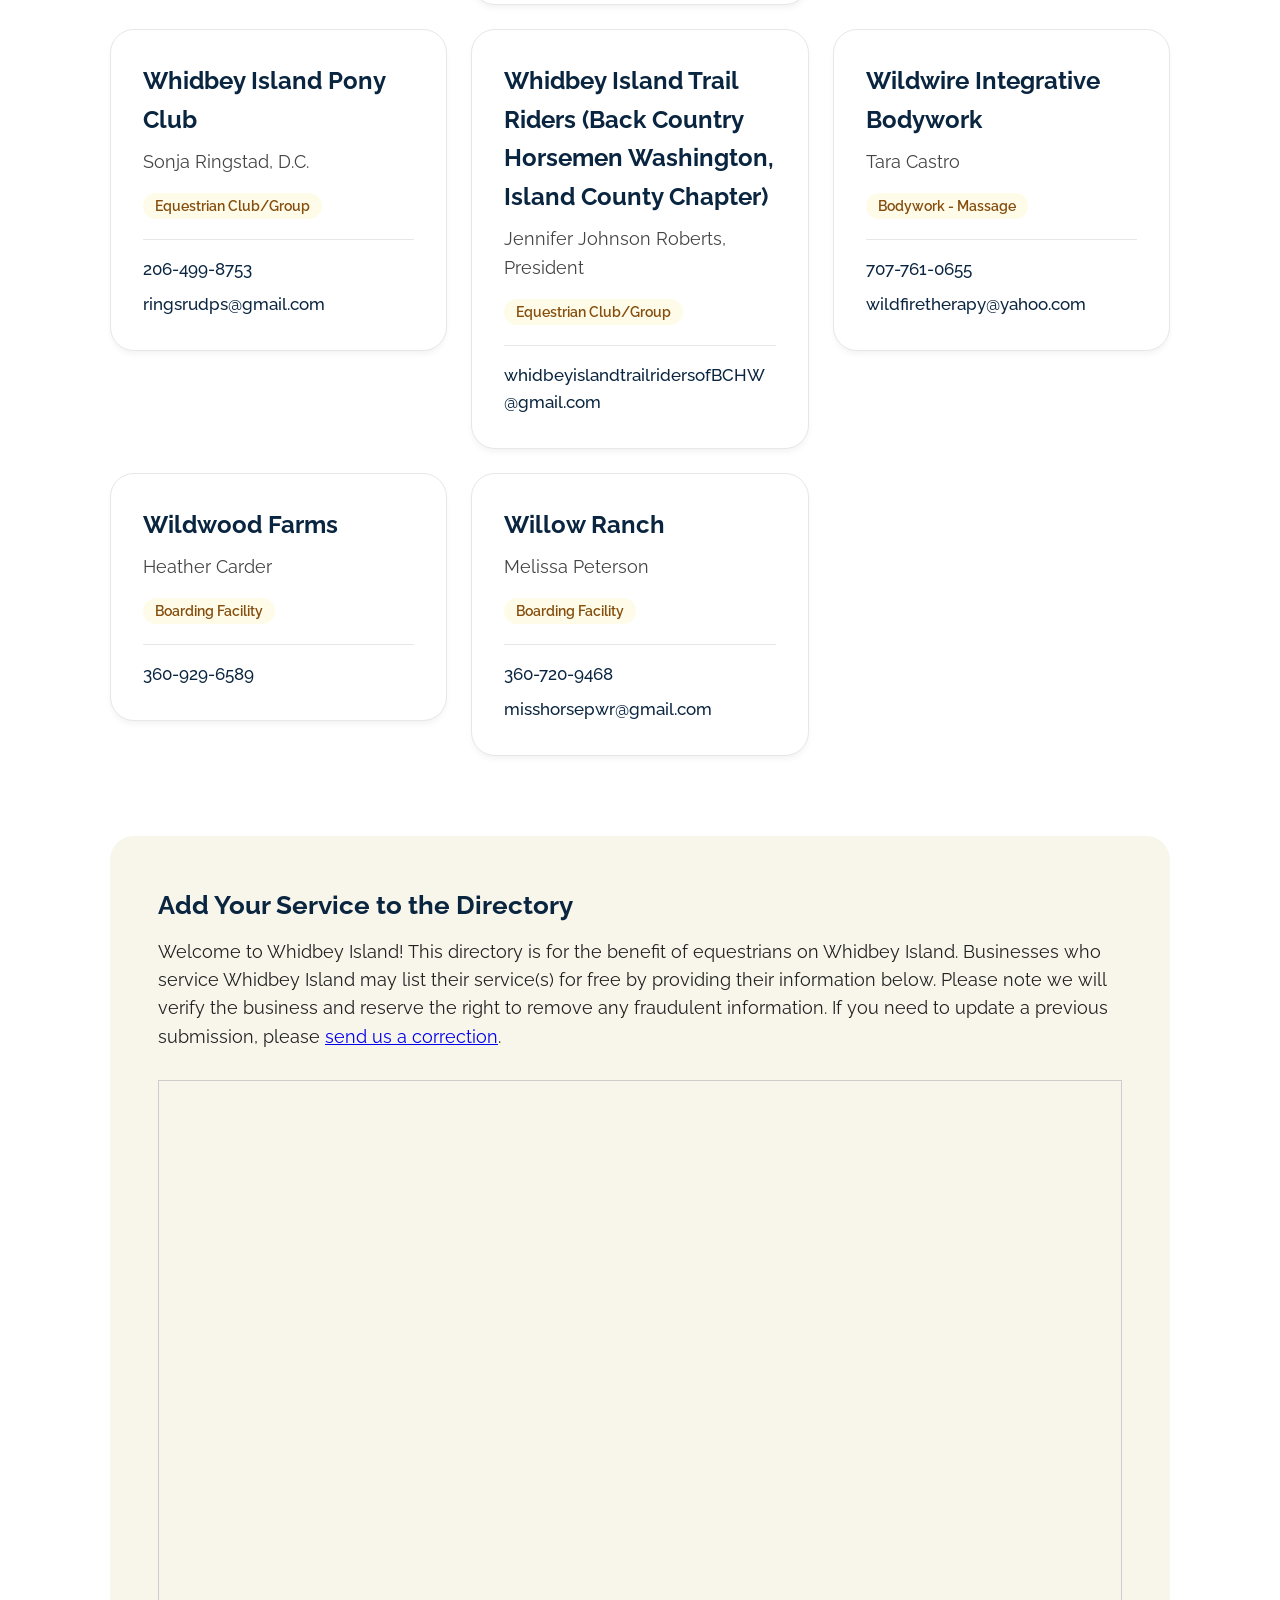
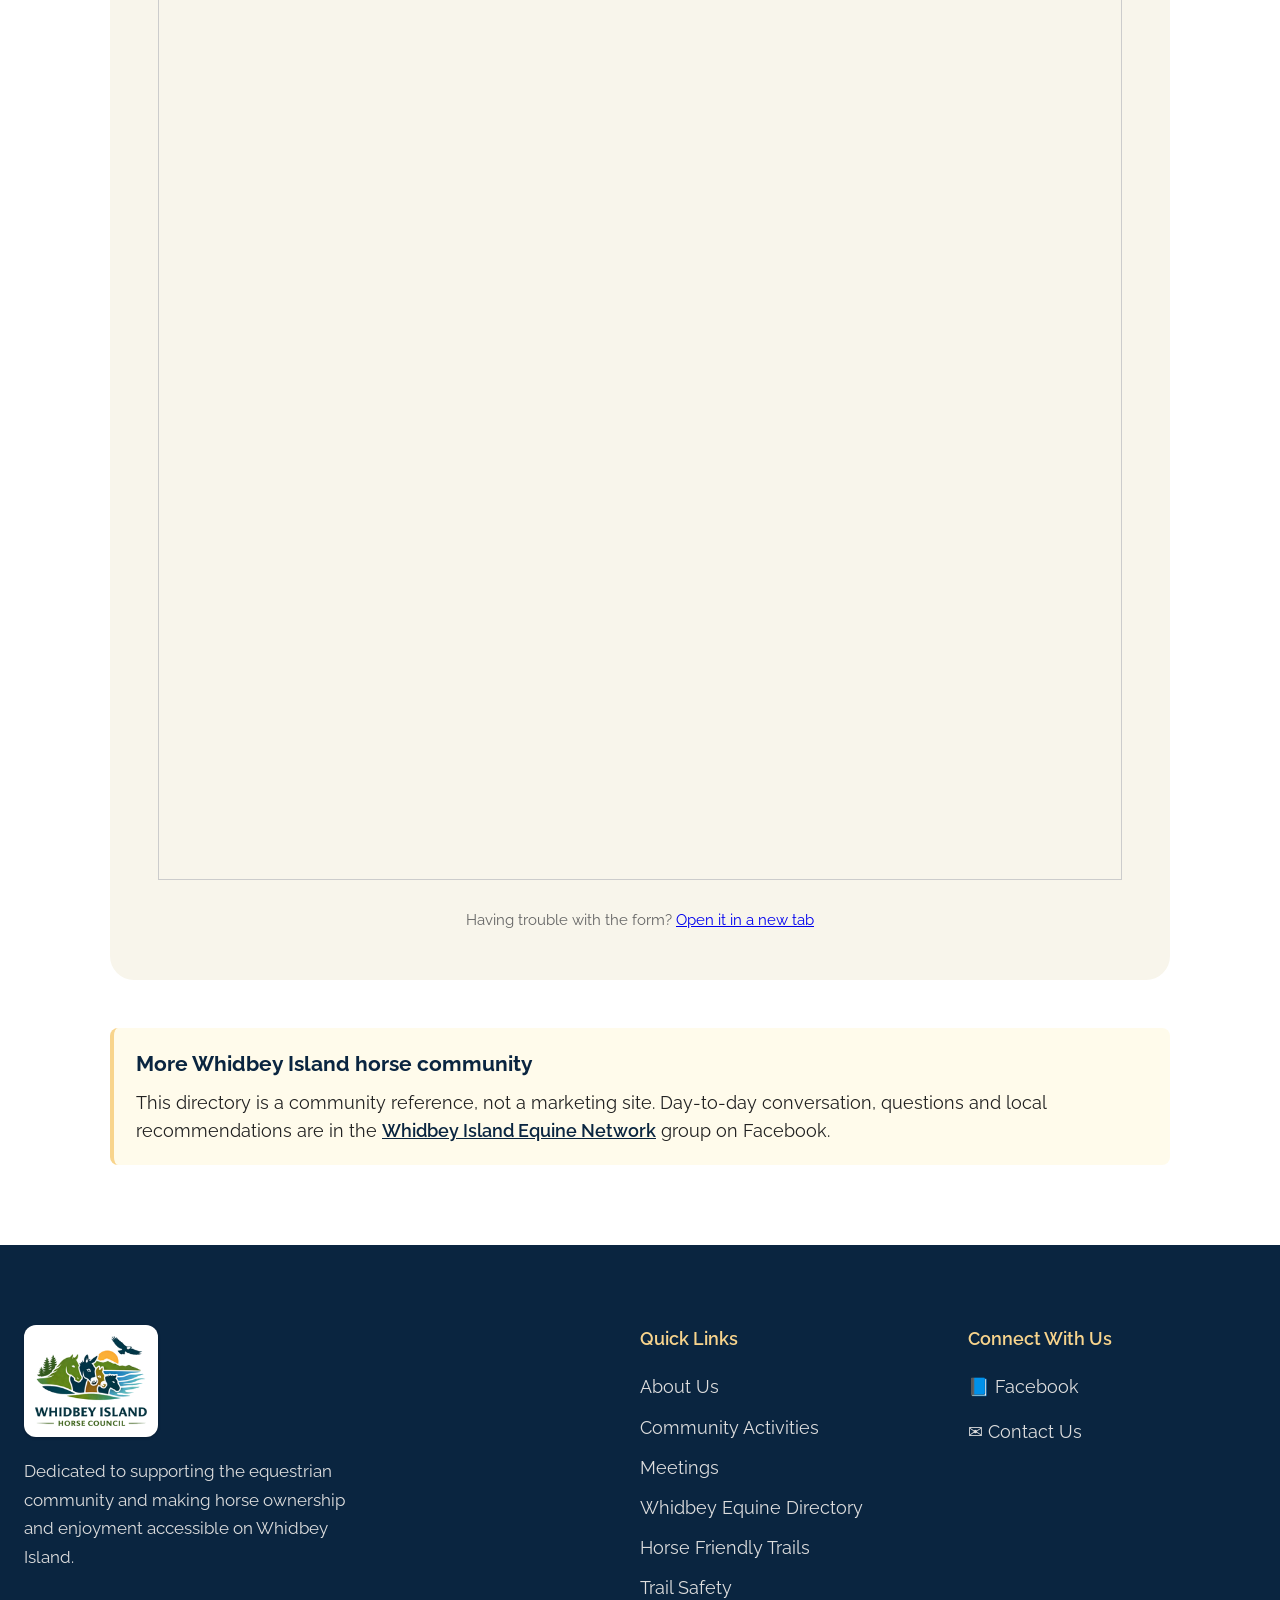
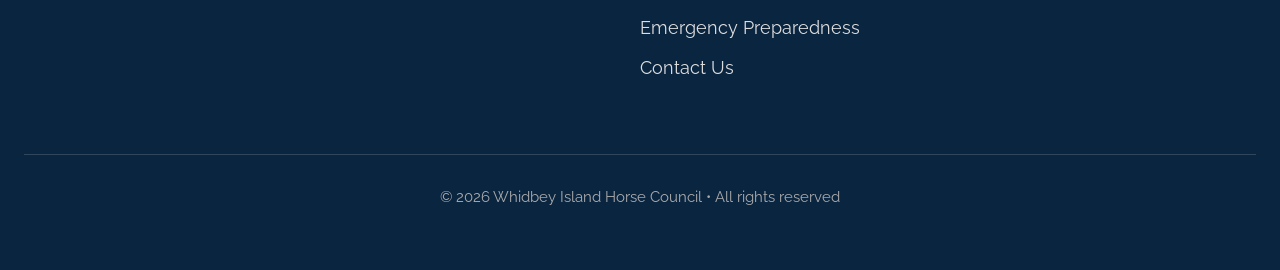
<file: whidbey-equine-directory.html>
<!DOCTYPE html>
<html lang="en">
<head>
    <meta charset="UTF-8">
    <meta name="viewport" content="width=device-width, initial-scale=1.0">
    <title>Whidbey Equine Directory | Whidbey Island Horse Council</title>
    <link href="https://fonts.googleapis.com/css2?family=Raleway:wght@400;500;600;700&display=swap" rel="stylesheet">
    <link rel="icon" href="images/logo-header.png?v=20261117c" type="image/png">
    <link rel="apple-touch-icon" href="images/logo-header.png?v=20261117c">
    <link rel="stylesheet" href="css/styles.css?v=20261120g">
</head>
<body>

    <!-- ====================== HEADER ====================== -->
    <header class="header-bg">
        <div class="nav-container">
            <div class="logo-container">
                <a href="index.html">
                    <img src="images/logo-header.png?v=20261117c" alt="Whidbey Island Horse Council" class="site-logo">
                </a>
            </div>
            <nav class="desktop-nav" aria-label="Main">
                <a href="index.html">Home</a>
                <a href="about.html">About Us / Mission</a>
                <a href="events.html">Community Activities</a>
                <a href="monthly-meetings.html">Meetings</a>
                <a href="whidbey-equine-directory.html" class="active">Whidbey Equine Directory</a>
                <a href="horse-friendly-trails.html">Horse Friendly Trails</a>
                <a href="resources.html">Trail Safety</a>
                <a href="emergency-preparedness.html">Emergency Preparedness</a>
                <a href="contact.html">Contact Us</a>
            </nav>
            <button type="button" class="hamburger" onclick="toggleMobileMenu()" aria-label="Open menu" aria-controls="mobile-menu">
                <svg id="hamburger-icon" xmlns="http://www.w3.org/2000/svg" width="28" height="28" fill="none" viewBox="0 0 24 24" stroke="currentColor">
                    <path stroke-linecap="round" stroke-linejoin="round" stroke-width="2" d="M4 6h16M4 12h16M4 18h16"/>
                </svg>
            </button>
        </div>

        <!-- RIGHT-SIDE MOBILE DRAWER (no sub-menus: every page is its own item) -->
        <div id="mobile-menu" class="mobile-menu">
            <button type="button" class="close-btn" onclick="toggleMobileMenu()" aria-label="Close menu">×</button>
            <nav aria-label="Main menu">
                <a href="index.html" onclick="toggleMobileMenu()">Home</a>
                <a href="about.html" onclick="toggleMobileMenu()">About Us / Mission</a>
                <a href="events.html" onclick="toggleMobileMenu()">Community Activities</a>
                <a href="monthly-meetings.html" onclick="toggleMobileMenu()">Meetings</a>
                <a href="whidbey-equine-directory.html" class="active" aria-current="page" onclick="toggleMobileMenu()">Whidbey Equine Directory</a>
                <a href="horse-friendly-trails.html" onclick="toggleMobileMenu()">Horse Friendly Trails</a>
                <a href="resources.html" onclick="toggleMobileMenu()">Trail Safety</a>
                <a href="emergency-preparedness.html" onclick="toggleMobileMenu()">Emergency Preparedness</a>
                <a href="contact.html" onclick="toggleMobileMenu()">Contact Us</a>
            </nav>
        </div>
    </header>

    <!-- ====================== MAIN CONTENT ====================== -->
    <section class="main-content">
        <h1 class="page-title">Whidbey Equine Directory</h1>
        
        <div class="content-wrapper">
            <p>Local veterinarians, farriers, boarding facilities, feed stores, trainers, and other equine services on Whidbey Island.</p>

            <h2 class="directory-heading">Current Listings</h2>

            <div class="listing-cta">
                <div>
                    <strong>Add or correct your listing</strong>
                    <p>Is your business or service missing, or does your listing need a correction? Let us know.</p>
                </div>
                <div class="listing-cta-buttons">
                    <a class="cta-pill" href="#add-listing">Add a listing</a>
                    <a class="cta-pill cta-pill-outline" href="contact.html?subject=Directory%20listing%20correction">Correct a listing</a>
                </div>
            </div>

            <p class="directory-note">These listings have been reviewed by the Council, and each person agreed to share this contact information. Choose a category or search by name, contact, service, location, or notes. Tap a phone number to call, or an email address to write.</p>

            <div class="directory-controls">
                <div class="directory-search">
                    <label for="directory-search">Search listings</label>
                    <input id="directory-search" type="search" placeholder="Name, service, location, or notes" autocomplete="off" enterkeyhint="search">
                </div>
            </div>
            <div id="directory-filters" class="directory-filters" role="group" aria-label="Filter by category"></div>
            <p id="directory-status" class="directory-status" aria-live="polite">Loading listings…</p>
            <div id="directory-grid" class="directory-grid"></div>
            <noscript><p>Turn on JavaScript to view the directory listings.</p></noscript>

            <!-- ========== ADD YOUR SERVICE FORM (Embedded Airtable Form) ========== -->
            <div class="add-section" id="add-listing">
                <h2>Add Your Service to the Directory</h2>
                <p>
                    Welcome to Whidbey Island! This directory is for the benefit of equestrians on Whidbey Island. 
                    Businesses who service Whidbey Island may list their service(s) for free by providing their information below. 
                    Please note we will verify the business and reserve the right to remove any fraudulent information. 
                    If you need to update a previous submission, please <a href="contact.html?subject=Directory%20listing%20correction">send us a correction</a>.
                </p>

                <div class="embed-wrapper">
                    <iframe class="airtable-embed" 
                            src="https://airtable.com/embed/appQJMuaUdqUcuPiJ/pag9AvZMHVdrE0GYk/form" 
                            frameborder="0" 
                            width="100%" 
                            height="1400" 
                            style="background: transparent; border: 1px solid #ccc;">
                    </iframe>
                </div>

                <p style="text-align: center; margin-top: 20px; color: #666; font-size: 0.95rem;">
                    Having trouble with the form? 
                    <a href="https://airtable.com/appQJMuaUdqUcuPiJ/pag9AvZMHVdrE0GYk/form" target="_blank" rel="noopener">Open it in a new tab</a>
                </p>
            </div>

            <div class="network-note">
                <h3>More Whidbey Island horse community</h3>
                <!-- The group name becomes a link only when equineNetworkFacebookUrl is set in js/site-config.js. -->
                <p>This directory is a community reference, not a marketing site. Day-to-day conversation, questions and local recommendations are in the <span id="equine-network-link" class="equine-network-name">Whidbey Island Equine Network</span> group on Facebook.</p>
            </div>
        </div>
    </section>

    <!-- ====================== FOOTER ====================== -->
    <footer class="footer">
        <div class="footer-content">
            <div>
                <div class="footer-logo">
                    <img src="images/logo-header.png?v=20261117c" alt="Whidbey Island Horse Council">
                </div>
                <p>Dedicated to supporting the equestrian community and making horse ownership and enjoyment accessible on Whidbey Island.</p>
            </div>
            <div class="footer-column">
                <h4>Quick Links</h4>
                <ul>
                    <li><a href="about.html">About Us</a></li>
                    <li><a href="events.html">Community Activities</a></li>
                    <li><a href="monthly-meetings.html">Meetings</a></li>
                    <li><a href="whidbey-equine-directory.html">Whidbey Equine Directory</a></li>
                    <li><a href="horse-friendly-trails.html">Horse Friendly Trails</a></li>
                    <li><a href="resources.html">Trail Safety</a></li>
                    <li><a href="emergency-preparedness.html">Emergency Preparedness</a></li>
                    <li><a href="contact.html">Contact Us</a></li>
                </ul>
            </div>
            <div class="footer-column">
                <h4>Connect With Us</h4>
                <div class="footer-social">
                    <a href="https://www.facebook.com/groups/1446844290421112" target="_blank" rel="noopener">📘 Facebook</a>
                    <a href="contact.html">✉️ Contact Us</a>
                </div>
            </div>
        </div>
        <div class="footer-bottom">
            &copy; 2026 Whidbey Island Horse Council • All rights reserved
        </div>
    </footer>

    <script src="js/site-config.js"></script>
    <script src="js/directory.js?v=20261120g"></script>
    <script>
        (function () {
            const url = (window.SITE_CONFIG && window.SITE_CONFIG.equineNetworkFacebookUrl) || '';
            const link = document.getElementById('equine-network-link');
            if (link && url) {
                const a = document.createElement('a');
                a.id = 'equine-network-link';
                a.className = 'equine-network-name';
                a.href = url;
                a.target = '_blank';
                a.rel = 'noopener';
                a.textContent = link.textContent;
                link.replaceWith(a);
            }
        })();

        function toggleMobileMenu() {
            const menu = document.getElementById('mobile-menu');
            const icon = document.getElementById('hamburger-icon');
            if (menu.classList.contains('active')) {
                menu.classList.remove('active');
                icon.innerHTML = `<path stroke-linecap="round" stroke-linejoin="round" stroke-width="2" d="M4 6h16M4 12h16M4 18h16"/>`;
            } else {
                menu.classList.add('active');
                icon.innerHTML = `<path stroke-linecap="round" stroke-linejoin="round" stroke-width="2" d="M6 18L18 6M6 6l12 12"/>`;
            }
        }

        function toggleAccordion(button) {
            const isExpanded = button.getAttribute('aria-expanded') === 'true';
            button.setAttribute('aria-expanded', !isExpanded);
            const content = button.nextElementSibling;
            content.classList.toggle('open');
        }
    </script>
</body>
</html>
</file>
<file: css/styles.css>
/* ============================================= */
/* Whidbey Island Horse Council - styles.css     */
/* Pure custom CSS – exactly like ironmillsranch.com */
/* ============================================= */

@import url('https://fonts.googleapis.com/css2?family=Raleway:wght@400;500;600;700&display=swap');

* {
    margin: 0;
    padding: 0;
    box-sizing: border-box;
}

body {
    font-family: 'Raleway', system-ui, -apple-system, BlinkMacSystemFont, "Segoe UI", Roboto, sans-serif;
    line-height: 1.6;
    font-size: 1.1rem;
    color: #222222;
    overflow-x: hidden;
}

/* ====================== HEADER ====================== */
/* Taller header + much more visible logo */
.header-bg {
    background-color: #0a2540;
    color: white;
    position: sticky;
    top: 0;
    z-index: 1000;
    box-shadow: 0 2px 10px rgba(0, 0, 0, 0.1);
    padding: 8px 0;
}

.nav-container {
    max-width: 1280px;
    margin: 0 auto;
    padding: 28px 24px;
    display: flex;
    align-items: center;
    justify-content: space-between;
    gap: 16px;
}

.logo-container {
    display: flex;
    align-items: center;
    gap: 12px;
    min-width: 0;
}

.logo-container img {
    height: 120px;
    width: auto;
    background: #ffffff;
    border-radius: 12px;
    transition: transform 0.3s ease;
}

.logo-container img:hover {
    transform: scale(1.05);
}

.logo-text {
    font-size: 2.1rem;
    font-weight: 600;
    letter-spacing: -0.5px;
    line-height: 1;
    color: white !important;
}

.logo-text small {
    display: block;
    font-size: 1.05rem;
    font-weight: 500;
    color: #f8d48c !important;
    margin-top: -2px;
}

.logo-container a {
    text-decoration: none;
    color: inherit;
}

/* Hover effect – only “Whidbey Island” turns gold */
.logo-container a:hover .logo-text {
    color: #f8d48c !important;
}
.logo-container a:hover .logo-text small {
    color: #f8d48c !important;
}

/* Hamburger */
.hamburger {
    display: flex;
    align-items: center;
    justify-content: center;
    width: 52px;
    height: 52px;
    background: rgba(255,255,255,0.1);
    border-radius: 8px;
    cursor: pointer;
    transition: all 0.3s ease;
}

.hamburger:hover {
    background: rgba(255,255,255,0.2);
}

/* Desktop nav */
.desktop-nav {
    display: none;
    align-items: center;
    gap: 32px;
    font-size: 1.05rem;
    font-weight: 500;
}

.desktop-nav a {
    color: white;
    text-decoration: none;
    transition: color 0.2s ease;
}

.desktop-nav a:hover {
    color: #f8d48c;
}

/* ====================== MOBILE HEADER ADJUSTMENTS ====================== */
@media (max-width: 768px) {
    .nav-container {
        padding: 20px 24px;
    }
    .logo-container img,
    .logo-container img.site-logo {
        height: 100px;
    }
    .logo-text {
        font-size: 1.9rem;
    }
    .hamburger {
        width: 48px;
        height: 48px;
    }
}

/* ====================== NEW MOBILE MENU (Right-side drawer) ====================== */
.mobile-menu {
    position: fixed;
    top: 0;
    right: -320px;
    width: 320px;
    height: 100vh;
    background-color: #0a2540;
    box-shadow: -8px 0 30px rgba(0, 0, 0, 0.4);
    transition: right 0.4s cubic-bezier(0.4, 0, 0.2, 1);
    z-index: 1200;
    overflow-y: auto;
    padding: 20px;
}

.mobile-menu.active {
    right: 0;
}

.mobile-menu .close-btn {
    position: absolute;
    top: 20px;
    right: 20px;
    background: none;
    border: none;
    color: white;
    font-size: 32px;
    line-height: 1;
    cursor: pointer;
    z-index: 1300;
}

.mobile-menu nav {
    margin-top: 70px;
}

.mobile-menu a {
    display: flex;
    align-items: center;
    justify-content: space-between;
    color: white;
    text-decoration: none;
    font-size: 1.25rem;
    font-weight: 500;
    padding: 16px 0;
    border-bottom: 1px solid rgba(255,255,255,0.15);
}

.mobile-menu a:hover {
    color: #f8d48c;
}

.mobile-menu .chevron {
    transition: transform 0.3s ease;
}

.mobile-menu a[aria-expanded="true"] .chevron {
    transform: rotate(180deg);
}

/* Accordion sub-menus */
.mobile-menu .accordion-item {
    border-bottom: 1px solid rgba(255,255,255,0.15);
}

.mobile-menu .accordion-header {
    display: flex;
    align-items: center;
    justify-content: space-between;
    width: 100%;
    padding: 16px 0;
    color: white;
    font-size: 1.25rem;
    font-weight: 500;
    background: none;
    border: none;
    cursor: pointer;
    text-align: left;
}

.mobile-menu .accordion-header:hover {
    color: #f8d48c;
}

.mobile-menu .accordion-header[aria-expanded="true"] .chevron {
    transform: rotate(180deg);
}

.mobile-menu .accordion-content {
    max-height: 0;
    overflow: hidden;
    transition: max-height 0.3s ease;
    padding-left: 20px;
}

.mobile-menu .accordion-content.open {
    max-height: 400px;
}

.mobile-menu .accordion-content a {
    display: block;
    padding: 12px 0;
    color: #ddd;
    font-size: 1.1rem;
    text-decoration: none;
}

.mobile-menu .accordion-content a:hover {
    color: #f8d48c;
}

/* ====================== HERO SECTION (Text LEFT • Picture RIGHT) ====================== */
.hero {
    background-image: linear-gradient(rgba(10, 37, 64, 0.55), rgba(10, 37, 64, 0.55)),
                      url('https://picsum.photos/id/1015/2000/1200'); /* ← CHANGE THIS to your real trail photo */
    background-size: cover;
    background-position: center;
    min-height: 100vh;
    display: flex;
    align-items: center;
    color: white;
    position: relative;
}

.hero-content,
.hero-grid {
    max-width: 1280px;
    margin: 0 auto;
    padding: 0 24px;
    display: grid;
    grid-template-columns: 1fr;
    gap: 40px;
    align-items: center;
    width: 100%;
}

/* Desktop: Text LEFT | Background photo RIGHT */
@media (min-width: 992px) {
    .hero-content,
    .hero-grid {
        grid-template-columns: 1fr 1fr;
    }
}

.hero-text-panel {
    background-color: rgba(255,255,255,0.95);
    color: #0a2540;
    border-radius: 24px;
    padding: 48px 40px;
    box-shadow: 0 25px 50px -12px rgb(0 0 0 / 0.25);
    max-width: 480px;
    margin-right: auto;           /* sticks to LEFT side */
    margin-left: 0;
}

/* Optional: If you have a separate <img> inside the hero, hide it on desktop so the background shows cleanly */
.hero img {
    display: none;
}

@media (min-width: 992px) {
    .hero img {
        display: block;   /* only show if you want a foreground image */
    }
}

.cta-button {
    display: inline-block;
    background-color: #0a2540;
    color: white;
    font-size: 1.25rem;
    font-weight: 600;
    padding: 18px 40px;
    border-radius: 16px;
    text-decoration: none;
    transition: all 0.3s ease;
}

.cta-button:hover {
    background-color: #1a3a5e;
    transform: translateY(-3px);
}

/* ====================== QUICK LINK CARDS ====================== */
.quick-section {
    max-width: 1280px;
    margin: 0 auto;
    padding: 60px 24px;
}

.quick-grid {
    display: grid;
    grid-template-columns: repeat(auto-fit, minmax(340px, 1fr));
    gap: 24px;
}

.card {
    background: white;
    border: 1px solid #e5e7eb;
    border-radius: 24px;
    padding: 32px;
    display: flex;
    align-items: center;
    gap: 20px;
    transition: all 0.3s ease;
    text-decoration: none;
    color: inherit;
}

.card:hover {
    border-color: #f8d48c;
    transform: translateY(-8px);
    box-shadow: 0 20px 25px -5px rgb(0 0 0 / 0.1);
}

.card-icon {
    width: 64px;
    height: 64px;
    flex-shrink: 0;
    display: flex;
    align-items: center;
    justify-content: center;
    font-size: 2.2rem;
    border-radius: 16px;
}

.card-content h3 {
    font-size: 1.5rem;
    font-weight: 600;
    color: #0a2540;
    margin-bottom: 8px;
}

.card-content p {
    color: #555;
    font-size: 1.05rem;
}

.card-arrow {
    font-size: 2rem;
    color: #ccc;
    margin-left: auto;
    transition: all 0.3s ease;
}

.card:hover .card-arrow {
    color: #f8d48c;
    transform: translateX(4px);
}

/* ====================== FOOTER ====================== */
.footer {
    background-color: #0a2540;
    color: #ddd;
    padding: 80px 24px 60px;
}

.footer-content {
    max-width: 1280px;
    margin: 0 auto;
    display: grid;
    grid-template-columns: 1fr;
    gap: 40px;
}

@media (min-width: 768px) {
    .footer-content {
        grid-template-columns: 2fr 1fr 1fr;
    }
}

.footer-logo {
    display: flex;
    align-items: center;
    gap: 12px;
    margin-bottom: 20px;
}

.footer-logo img {
    height: 112px;
    width: auto;
    background: #ffffff;
    border-radius: 12px;
}

.footer p {
    max-width: 340px;
    font-size: 1.05rem;
    line-height: 1.7;
}

.footer-column h4 {
    color: #f8d48c;
    font-size: 1.1rem;
    font-weight: 600;
    margin-bottom: 20px;
}

.footer-column ul {
    list-style: none;
}

.footer-column ul li {
    margin-bottom: 12px;
}

.footer-column a {
    color: #ddd;
    text-decoration: none;
    transition: color 0.2s;
}

.footer-column a:hover {
    color: white;
}

.footer-social a {
    color: #ddd;
    text-decoration: none;
    display: flex;
    align-items: center;
    gap: 12px;
    font-size: 1.1rem;
    margin-bottom: 16px;
}

.footer-social a:hover {
    color: #f8d48c;
}

.footer-bottom {
    text-align: center;
    margin-top: 60px;
    padding-top: 30px;
    border-top: 1px solid rgba(255,255,255,0.15);
    font-size: 0.95rem;
    color: #aaa;
}

/* ====================== RESPONSIVE ====================== */
@media (max-width: 768px) {
    .desktop-nav {
        display: none;
    }
    .hero-text-panel {
        margin: 0 auto;
    }
    .hero-text-panel h1 {
        font-size: 2.8rem;
    }
    .quick-grid {
        grid-template-columns: 1fr;
    }
}

/* Wider margins for all sub-pages */
.main-content {
    padding: 100px 40px 80px !important;
    max-width: 1280px;
    margin: 0 auto;
}

.content-wrapper,
.content-grid {
    max-width: 1100px;
    margin: 0 auto;
    padding: 0 20px;
}

.content-wrapper p {
    margin-bottom: 1.8rem;
}

.content-wrapper p:last-child {
    margin-bottom: 0;
}

/* ====================== EVENTS PAGE ====================== */
.category-row {
    display: flex;
    flex-wrap: wrap;
    gap: 14px;
    justify-content: center;
    margin-bottom: 48px;
    padding-bottom: 32px;
    border-bottom: 1px solid #e5e7eb;
}

.category-btn {
    padding: 14px 28px;
    border-radius: 9999px;
    font-weight: 600;
    font-size: 1.05rem;
    background: white;
    color: #0a2540;
    border: 2px solid #e5e7eb;
    cursor: pointer;
    transition: all 0.3s ease;
    white-space: nowrap;
}

.category-btn:hover {
    background: #f8d48c;
    border-color: #f8d48c;
    color: #0a2540;
}

.category-btn.active {
    background: #0a2540;
    color: white;
    border-color: #0a2540;
    box-shadow: 0 10px 15px -3px rgb(10 37 64 / 0.2);
}

.event-card {
    background: white;
    border: 1px solid #e5e7eb;
    border-radius: 24px;
    padding: 32px;
    transition: all 0.3s ease;
    box-shadow: 0 4px 6px -1px rgb(0 0 0 / 0.05);
}

.event-card:hover {
    border-color: #f8d48c;
    transform: translateY(-6px);
    box-shadow: 0 20px 25px -5px rgb(0 0 0 / 0.1);
}

.event-header {
    display: flex;
    justify-content: space-between;
    align-items: center;
    margin-bottom: 16px;
}

.event-category {
    background: #fefce8;
    color: #854d0e;
    padding: 6px 18px;
    border-radius: 9999px;
    font-size: 0.95rem;
    font-weight: 600;
    letter-spacing: 0.5px;
}

.event-price {
    font-size: 1.75rem;
    font-weight: 700;
    color: #0a2540;
}

.event-title {
    font-size: 1.6rem;
    font-weight: 700;
    color: #0a2540;
    line-height: 1.2;
    margin-bottom: 12px;
}

.event-desc {
    color: #444;
    font-size: 1.1rem;
    line-height: 1.5;
    margin-bottom: 24px;
}

.event-meta {
    display: flex;
    flex-wrap: wrap;
    gap: 20px;
    margin-bottom: 28px;
    font-size: 1.05rem;
    color: #555;
}

.meta-item {
    display: flex;
    align-items: center;
    gap: 8px;
}

.meta-item i {
    color: #f8d48c;
    width: 20px;
}

.event-footer {
    display: flex;
    flex-wrap: wrap;
    gap: 16px;
    align-items: center;
}

.btn-register {
    background-color: #0a2540;
    color: white;
    font-size: 1.1rem;
    font-weight: 600;
    padding: 16px 36px;
    border-radius: 16px;
    text-decoration: none;
    transition: all 0.3s ease;
    display: inline-flex;
    align-items: center;
    gap: 8px;
}

.btn-register:hover {
    background-color: #1a3a5e;
    transform: translateY(-2px);
}
.btn-register.disabled {
  background: #e5e5e5;
  color: #666;
  border-color: #ccc;
  box-shadow: none;
}
.btn-details {
    color: #666;
    text-decoration: none;
    font-weight: 500;
    padding: 14px 24px;
    transition: color 0.3s ease;
}

.btn-details:hover {
    color: #0a2540;
}

.events-grid {
    display: grid;
    grid-template-columns: repeat(auto-fit, minmax(360px, 1fr));
    gap: 32px;
}

#no-events {
    text-align: center;
    padding: 80px 20px;
    color: #666;
}

#no-events p:first-child {
    font-size: 1.4rem;
    font-weight: 500;
}

@media (max-width: 768px) {
    .events-grid {
        grid-template-columns: 1fr;
    }
    .category-btn {
        padding: 12px 22px;
        font-size: 1rem;
    }
}

/* ====================== CONTACT PAGE ====================== */
.contact-container {
    max-width: 640px;
    margin: 0 auto;
    padding: 40px 20px 80px;
}

.contact-title {
    font-family: 'Raleway', system-ui, -apple-system, BlinkMacSystemFont, "Segoe UI", Roboto, sans-serif;
    font-size: 3.8rem;
    font-weight: 700;
    letter-spacing: -2px;
    line-height: 1.05;
    text-align: center;
    margin-bottom: 60px;
    color: #0a2540;
}

@media (max-width: 768px) {
    .contact-title {
        font-size: 2.8rem;
    }
}

.contact-form {
    display: flex;
    flex-direction: column;
    gap: 28px;
}

.contact-form input,
.contact-form textarea {
    width: 100%;
    padding: 18px 24px;
    border: 2px solid #e5e7eb;
    border-radius: 12px;
    font-size: 1.15rem;
    font-family: 'Raleway', sans-serif;
    transition: all 0.3s ease;
    background: white;
}

.contact-form input:focus,
.contact-form textarea:focus {
    outline: none;
    border-color: #0a2540;
    box-shadow: 0 0 0 4px rgba(10, 37, 64, 0.1);
}

.contact-form textarea {
    resize: vertical;
    min-height: 180px;
}

.send-button {
    background-color: #111111;
    color: white;
    font-size: 1.25rem;
    font-weight: 600;
    padding: 18px 40px;
    border: none;
    border-radius: 12px;
    cursor: pointer;
    transition: all 0.3s ease;
    margin-top: 10px;
}

.send-button:hover {
    background-color: #222222;
    transform: translateY(-3px);
}

/* Contact success message */
.success-container {
    display: none;
    flex-direction: column;
    align-items: center;
    text-align: center;
    padding: 60px 40px;
    background: white;
    border: 2px solid #e5e7eb;
    border-radius: 24px;
    max-width: 560px;
    margin: 0 auto;
    animation: fadeInUp 0.6s ease forwards;
}

.success-container i {
    font-size: 4.8rem;
    color: #166534;
    margin-bottom: 24px;
}

#error-message i {
    color: #c0392b;
}

.success-container h2 {
    font-size: 2.5rem;
    font-weight: 700;
    color: #0a2540;
    margin-bottom: 12px;
}

.success-container p {
    font-size: 1.2rem;
    color: #444;
    line-height: 1.6;
    margin-bottom: 8px;
}

.success-container button {
    background-color: #0a2540;
    color: white;
    font-size: 1.15rem;
    font-weight: 600;
    padding: 16px 44px;
    border: none;
    border-radius: 12px;
    cursor: pointer;
    margin-top: 20px;
    transition: all 0.3s ease;
}

.success-container button:hover {
    background-color: #1a3a5e;
    transform: translateY(-3px);
}

@keyframes fadeInUp {
    from {
        opacity: 0;
        transform: translateY(30px);
    }
    to {
        opacity: 1;
        transform: translateY(0);
    }
}

/* ====================== ABOUT PAGE CAROUSEL ====================== */
.carousel-section {
    margin-top: 80px;
    padding: 60px 0;
    background: #0a2540;
    color: white;
    border-radius: 24px;
    position: relative;
}

.carousel-header {
    text-align: center;
    margin-bottom: 40px;
}

.carousel-header span {
    display: inline-block;
    background: #f8d48c;
    color: #0a2540;
    padding: 4px 20px;
    border-radius: 9999px;
    font-size: 0.95rem;
    font-weight: 600;
    letter-spacing: 1px;
}

.carousel-title {
    font-size: 2.4rem;
    font-weight: 700;
    margin: 16px 0 8px;
    letter-spacing: -1px;
}

.carousel-container {
    max-width: 1100px;
    margin: 0 auto;
    position: relative;
    padding: 0 60px;
    touch-action: pan-y;
}
.carousel-viewport {
    overflow: hidden;
    width: 100%;
}

.carousel-track {
    display: flex;
    flex-wrap: nowrap;
    transition: transform 0.5s cubic-bezier(0.4, 0, 0.2, 1);
}

.carousel-slide {
    flex: 0 0 100%;
    min-width: 100%;
    width: 100%;
    position: relative;
}

.carousel-slide img {
    width: 100%;
    height: 460px;
    object-fit: contain;
    background-color: #0a2540;
    display: block;
    border-radius: 20px;
}

.carousel-arrow {
    position: absolute;
    top: 230px;
    transform: translateY(-50%);
    background: #f8d48c;
    color: #0a2540;
    width: 56px;
    height: 56px;
    border: none;
    border-radius: 50%;
    display: flex;
    align-items: center;
    justify-content: center;
    font-size: 1.8rem;
    font-family: inherit;
    cursor: pointer;
    box-shadow: 0 10px 15px -3px rgb(10 37 64 / 0.3);
    z-index: 10;
    transition: all 0.3s ease;
}

.carousel-arrow:hover {
    background: #e8c46c;
    transform: translateY(-50%) scale(1.08);
}

.carousel-arrow.prev { left: 20px; }
.carousel-arrow.next { right: 20px; }

.carousel-dots {
    display: flex;
    justify-content: center;
    gap: 10px;
    margin-top: 30px;
}

.carousel-dot {
    width: 12px;
    height: 12px;
    padding: 0;
    border: none;
    background: rgba(255,255,255,0.4);
    border-radius: 50%;
    cursor: pointer;
    transition: all 0.3s ease;
}

.carousel-dot.active {
    background: #f8d48c;
    width: 28px;
    border-radius: 9999px;
}

.carousel-caption {
    margin: 14px 0 0;
    padding: 0 4px;
    text-align: center;
    color: #f4efe4;
    font-size: 1.05rem;
    line-height: 1.4;
    overflow-wrap: anywhere;
}
.carousel-caption-text,
.carousel-credit {
    display: block;
}
.carousel-credit {
    margin-top: 4px;
    color: #f8d48c;
    font-weight: 700;
    font-size: 0.95rem;
}
.carousel-share {
    max-width: 40rem;
    margin: 0 auto;
    text-align: center;
}
.carousel-section .carousel-share p {
    margin: 0 auto 14px;
    color: rgba(255, 255, 255, 0.9);
    font-size: 1.05rem;
}
.carousel-share .cta-pill {
    background: #f8d48c;
    color: #0a2540;
    border-color: #f8d48c;
}
.carousel-share .cta-pill:hover {
    background: #fff;
    color: #0a2540;
    border-color: #fff;
}

@media (max-width: 768px) {
    .carousel-slide img { height: 380px; }
    .carousel-container { padding: 0 40px; }
    .carousel-arrow { top: 190px; }
}

/* ====================== MONTHLY MEETINGS PAGE ====================== */
.next-meeting-box {
    background: white;
    border: 3px solid #f8d48c;
    border-radius: 24px;
    padding: 40px 32px;
    text-align: center;
    margin-bottom: 60px;
    box-shadow: 0 10px 25px rgba(10, 37, 64, 0.1);
}

.next-meeting-box h2 {
    color: #0a2540;
    font-size: 2.2rem;
    margin-bottom: 12px;
}

.next-meeting-box .date {
    font-size: 1.5rem;
    font-weight: 700;
    color: #0a2540;
    margin-bottom: 8px;
}

.next-meeting-box .time-location {
    font-size: 1.3rem;
    color: #444;
    margin-bottom: 24px;
}

.meetings-list {
    max-width: 900px;
    margin: 0 auto;
}

.meeting-card {
    background: white;
    border: 1px solid #e5e7eb;
    border-radius: 20px;
    padding: 24px 28px;
    margin-bottom: 20px;
    display: flex;
    justify-content: space-between;
    align-items: center;
    transition: all 0.3s ease;
}

.meeting-card:hover {
    border-color: #f8d48c;
    transform: translateY(-4px);
    box-shadow: 0 15px 25px rgba(10, 37, 64, 0.08);
}

.meeting-info h3 {
    font-size: 1.35rem;
    color: #0a2540;
    margin-bottom: 6px;
}

.meeting-info p {
    color: #555;
    margin: 0;
}

.minutes-link {
    background: #0a2540;
    color: white;
    padding: 12px 28px;
    border-radius: 9999px;
    text-decoration: none;
    font-weight: 600;
    white-space: nowrap;
    display: inline-flex;
    align-items: center;
    gap: 8px;
}

.minutes-link:hover {
    background: #1a3a5e;
}

/* ====================== TRAIL SAFETY PAGE ====================== */
.safety-btn {
    padding: 14px 28px;
    border-radius: 9999px;
    font-weight: 600;
    font-size: 1.05rem;
    background: white;
    color: #0a2540;
    border: 2px solid #e5e7eb;
    cursor: pointer;
    transition: all 0.3s ease;
    white-space: nowrap;
}

.safety-btn:hover {
    background: #f8d48c;
    border-color: #f8d48c;
}

.safety-btn.active {
    background: #0a2540;
    color: white;
    border-color: #0a2540;
}

.safety-content {
    background: white;
    border: 1px solid #e5e7eb;
    border-radius: 20px;
    padding: 32px;
    margin-bottom: 30px;
    display: none;
}

.safety-content.active {
    display: block;
}

.safety-content h3 {
    color: #0a2540;
    margin-bottom: 16px;
}

/* Key resources */
.key-resources {
    max-width: 900px;
    margin: 0 auto 50px;
}

.key-resources h3 {
    color: #0a2540;
    font-size: 1.5rem;
    margin-bottom: 20px;
    font-weight: 700;
}

.key-resources ul {
    list-style: none;
    padding: 0;
    line-height: 1.9;
    font-size: 1.1rem;
}

.key-resources li {
    margin-bottom: 14px;
    padding-left: 28px;
    position: relative;
}

.key-resources li::before {
    content: "•";
    color: #f8d48c;
    font-size: 1.6rem;
    position: absolute;
    left: 0;
    top: -2px;
}

.key-resources a {
    color: #0a2540;
    text-decoration: none;
    font-weight: 600;
}

.key-resources a:hover {
    color: #f8d48c;
    text-decoration: underline;
}
/* ============================================= */
/* WHIDBEY EQUINE DIRECTORY STYLES               */
/* ============================================= */

.directory-controls {
    display: flex;
    flex-wrap: wrap;
    gap: 16px;
    align-items: center;
    margin-bottom: 32px;
}

.directory-controls input {
    flex: 1;
    min-width: 0;
    width: 100%;
    padding: 14px 20px;
    border: 2px solid #e5e7eb;
    border-radius: 12px;
    font-size: 1.1rem;
    font-family: 'Raleway', sans-serif;
}

.directory-controls input:focus {
    outline: none;
    border-color: #0a2540;
    box-shadow: 0 0 0 4px rgba(10, 37, 64, 0.1);
}

.category-filters {
    display: flex;
    flex-wrap: wrap;
    gap: 8px;
}

.category-btn {
    padding: 10px 22px;
    border-radius: 9999px;
    font-weight: 600;
    font-size: 1rem;
    background: white;
    color: #0a2540;
    border: 2px solid #e5e7eb;
    cursor: pointer;
    transition: all 0.3s ease;
    white-space: nowrap;
}

.category-btn:hover {
    background: #f8d48c;
    border-color: #f8d48c;
}

.category-btn.active {
    background: #0a2540;
    color: white;
    border-color: #0a2540;
}

.directory-grid {
    display: grid;
    grid-template-columns: repeat(auto-fill, minmax(min(280px, 100%), 1fr));
    gap: 24px;
    align-items: start;
}

.directory-card {
    background: white;
    border: 1px solid #e5e7eb;
    border-radius: 24px;
    padding: 32px;
    transition: all 0.3s ease;
    box-shadow: 0 4px 6px -1px rgb(0 0 0 / 0.05);
    display: flex;
    flex-direction: column;
    height: auto;
    min-width: 0;
    overflow: visible;
}

.directory-card:hover {
    border-color: #f8d48c;
    transform: translateY(-6px);
    box-shadow: 0 20px 25px -5px rgb(0 0 0 / 0.1);
}

.directory-card .service-badge {
    display: inline-block;
    background: #fefce8;
    color: #854d0e;
    padding: 4px 16px;
    border-radius: 9999px;
    font-size: 0.9rem;
    font-weight: 600;
    margin-bottom: 12px;
}

.directory-title {
    display: flex;
    flex-wrap: wrap;
    align-items: center;
    gap: 8px 10px;
    margin-bottom: 8px;
    min-width: 0;
}
.directory-card h3 {
    font-size: 1.5rem;
    font-weight: 700;
    color: #0a2540;
    margin-bottom: 0;
    overflow-wrap: anywhere;
}
.volunteer-badge {
    display: inline-block;
    background: #0a2540;
    color: #f8d48c;
    font-size: 0.72rem;
    font-weight: 700;
    letter-spacing: 0.04em;
    text-transform: uppercase;
    line-height: 1.2;
    padding: 4px 10px;
    border-radius: 9999px;
    white-space: nowrap;
}

.directory-card .contact-name {
    font-size: 1.15rem;
    color: #444;
    margin-bottom: 16px;
}

.directory-card .meta {
    margin-top: 16px;
    padding-top: 16px;
    border-top: 1px solid #e5e7eb;
    display: flex;
    flex-direction: column;
    gap: 8px;
    font-size: 1.05rem;
}

.directory-card .meta a {
    color: #0a2540;
    text-decoration: none;
    font-weight: 500;
    overflow-wrap: anywhere;
}

.directory-card .meta a:hover {
    color: #f8d48c;
}

.directory-card .remove-request {
    margin-top: 16px;
    font-size: 0.95rem;
    color: #666;
    text-align: right;
}

.directory-card .remove-request a {
    color: #854d0e;
    text-decoration: underline;
}

.add-section {
    margin-top: 80px;
    padding: 48px;
    background: #f8f5eb;
    border-radius: 24px;
}

.add-section h2 {
    color: #0a2540;
    margin-bottom: 12px;
}

.contact-form .checkbox-group,
.contact-form .radio-group {
    display: flex;
    flex-wrap: wrap;
    gap: 20px;
    margin-top: 8px;
}

.contact-form .checkbox-group label,
.contact-form .radio-group label {
    display: flex;
    align-items: center;
    gap: 10px;
    font-size: 1.1rem;
    cursor: pointer;
    color: #222;
}

.contact-form input[type="checkbox"],
.contact-form input[type="radio"] {
    width: 18px;
    height: 18px;
    accent-color: #0a2540;
}

.contact-form select {
    width: 100%;
    padding: 18px 24px;
    border: 2px solid #e5e7eb;
    border-radius: 12px;
    font-size: 1.15rem;
    font-family: 'Raleway', sans-serif;
    background: white;
    appearance: none;
    background-image: url("data:image/svg+xml,%3Csvg xmlns='http://www.w3.org/2000/svg' width='16' height='16' fill='%230a2540' viewBox='0 0 16 16'%3E%3Cpath d='M8 11L3 6h10l-5 5z'/%3E%3C/svg%3E");
    background-repeat: no-repeat;
    background-position: right 18px center;
    padding-right: 48px;
}

.contact-form select:focus {
    outline: none;
    border-color: #0a2540;
    box-shadow: 0 0 0 4px rgba(10, 37, 64, 0.1);
}

@media (max-width: 768px) {
    .directory-grid {
        grid-template-columns: 1fr;
    }
    
    .directory-controls {
        flex-direction: column;
        align-items: stretch;
    }
}
/* ====================== UTILITIES ====================== */
.hidden {
    display: none !important;
}

.text-amber {
    color: #f8d48c;
}

/* =====================================================================
   COMMITTEE FEEDBACK UPDATES (Nov 2026)
   Larger logo, home page sign-up/contact, directory help, iPhone fixes
   ===================================================================== */

/* ---- Larger, legible logo (item 1) ---- */
.logo-container a {
    display: flex;
    align-items: center;
    gap: 14px;
}
.logo-container img,
.logo-container img.site-logo {
    height: 120px;
    width: auto;
    max-width: calc(100vw - 140px);
    object-fit: contain;
    background: #ffffff;
    border-radius: 12px;
    box-shadow: 0 1px 3px rgba(0, 0, 0, 0.22);
}
.nav-container {
    padding: 12px 24px;
    gap: 16px;
}
.footer-logo img {
    height: 112px;
    width: auto;
    background: #ffffff;
    border-radius: 12px;
    box-shadow: 0 1px 3px rgba(0, 0, 0, 0.22);
}

/* Hamburger is a real <button> now */
button.hamburger {
    border: none;
    color: white;
    flex-shrink: 0;
}

/* Drawer: don't let the closed drawer's shadow peek in at the right edge (iPhone + desktop) */
.mobile-menu {
    visibility: hidden;
    box-shadow: none;
    transition: right 0.4s cubic-bezier(0.4, 0, 0.2, 1), visibility 0.4s;
    max-width: 85vw;
}
.mobile-menu.active {
    visibility: visible;
    box-shadow: -8px 0 30px rgba(0, 0, 0, 0.4);
}
.mobile-menu a.active {
    color: #f8d48c;
}

/* ---- Home hero (moved from inline styles so it can shrink on phones) ---- */
.home-hero {
    background-color: #0a2540;
    padding: 60px 24px 100px;
    color: white;
}
.home-hero .hero-grid {
    gap: 60px;
}
.home-hero-text {
    display: flex;
    flex-direction: column;
    justify-content: center;
    height: 100%;
}
.home-hero-title {
    font-size: clamp(2.1rem, 6vw, 3.6rem);
    line-height: 1.05;
    font-weight: 700;
    letter-spacing: -1px;
    margin-bottom: 24px;
    overflow-wrap: break-word;
}
.home-hero-link {
    color: white;
    font-size: 1.2rem;
    display: flex;
    align-items: center;
    gap: 8px;
    text-decoration: none;
}
.home-hero-link:hover { color: #f8d48c; }
.home-hero-img {
    width: 100%;
    max-height: 460px;
    object-fit: cover;
    border-radius: 12px;
    box-shadow: 0 25px 50px -12px rgba(0,0,0,0.4);
    display: block;
}

/* ---- Contact the Council (item 8) ---- */
.home-contact {
    max-width: 1280px;
    margin: 0 auto;
    padding: 0 24px 60px;
}
.home-contact h2,
.keep-informed h2 {
    color: #0a2540;
    font-size: 2rem;
    margin-bottom: 12px;
}
.home-contact-list {
    list-style: none;
    display: grid;
    gap: 12px;
    margin-top: 16px;
}
.home-contact-list li {
    background: #f8fafc;
    border: 1px solid #e5e7eb;
    border-radius: 16px;
    padding: 16px 20px;
}
.home-contact a,
.page-crosslink a,
.page-intro a,
.contact-intro a,
.listing-cta a:not(.cta-pill),
.network-note a[href],
.embed-newtab a,
.notice-box a {
    color: #0a2540;
    font-weight: 600;
    text-decoration: underline;
}

/* ---- Keep Me Informed (item 4) ---- */
.keep-informed {
    background: #fef3c7;
    border-top: 4px solid #f8d48c;
    padding: 60px 24px;
}
.keep-informed-inner {
    max-width: 760px;
    margin: 0 auto;
    text-align: center;
}
.keep-informed-form {
    display: flex;
    flex-wrap: wrap;
    gap: 12px;
    justify-content: center;
    margin-top: 24px;
}
.keep-informed-form input[type="text"],
.keep-informed-form input[type="email"] {
    flex: 1 1 220px;
    min-width: 0;
    padding: 16px 20px;
    border: 2px solid #e5e7eb;
    border-radius: 12px;
    font-size: 1.05rem;
    font-family: inherit;
}
.keep-informed-form input:focus {
    outline: none;
    border-color: #0a2540;
}
.keep-informed-btn {
    background: #0a2540;
    color: white;
    font-weight: 700;
    font-size: 1.1rem;
    border: none;
    border-radius: 12px;
    padding: 16px 32px;
    cursor: pointer;
    font-family: inherit;
}
.keep-informed-btn:hover { background: #1a3a5e; }
.keep-informed-status { margin-top: 14px; font-weight: 600; min-height: 1.4em; }
.keep-informed-status.ok { color: #166534; }
.keep-informed-status.error { color: #b91c1c; }
.visually-hidden {
    position: absolute !important;
    width: 1px; height: 1px;
    overflow: hidden;
    clip: rect(0 0 0 0);
    white-space: nowrap;
}

/* ---- Page intros / cross links ---- */
.page-intro {
    max-width: 820px;
    margin: 8px 0 32px;
    color: #444;
}
.page-crosslink {
    margin: 10px 0 40px;
    font-size: 1.1rem;
}
.contact-intro {
    text-align: center;
    color: #444;
    margin-bottom: 28px;
}
.notice-box {
    background: #fefce8;
    border: 1px solid #f8d48c;
    border-radius: 12px;
    padding: 16px 20px;
}
.coming-soon {
    color: #b45309;
    font-weight: 700;
}

/* ---- Directory (item 11) ---- */
.directory-heading {
    margin-top: 48px;
    margin-bottom: 16px;
}
.listing-cta {
    display: flex;
    flex-wrap: wrap;
    align-items: center;
    justify-content: space-between;
    gap: 16px;
    background: #f0fdf4;
    border: 1px solid #bbf7d0;
    border-radius: 16px;
    padding: 18px 22px;
    margin-bottom: 20px;
}
.listing-cta p { margin: 4px 0 0 !important; color: #444; }
.listing-cta-buttons { display: flex; flex-wrap: wrap; gap: 10px; }
.cta-pill {
    display: inline-block;
    background: #0a2540;
    color: white;
    font-weight: 600;
    padding: 12px 22px;
    border-radius: 9999px;
    text-decoration: none;
    border: 2px solid #0a2540;
}
.cta-pill:hover { background: #1a3a5e; }
.cta-pill-outline { background: white; color: #0a2540; }
.cta-pill-outline:hover { background: #f8d48c; border-color: #f8d48c; }
.directory-help {
    background: #f8fafc;
    border: 1px solid #e5e7eb;
    border-radius: 16px;
    padding: 16px 22px;
    margin-bottom: 24px;
    color: #444;
    font-size: 1rem;
}
.directory-help p { margin-bottom: 6px !important; }
.directory-help ul { padding-left: 20px; }
.directory-help li { margin-bottom: 6px; }
.embed-newtab {
    margin-top: 12px !important;
    font-size: 0.95rem;
    color: #555;
    text-align: center;
}
.network-note {
    margin-top: 48px;
    padding: 20px 22px;
    border-left: 4px solid #f8d48c;
    background: #fffbeb;
    border-radius: 8px;
}
.network-note h3 { color: #0a2540; margin-bottom: 8px; }
.equine-network-name { font-weight: 700; color: #0a2540; }

/* ---- iPhone / small screen fixes (item 10) ---- */
img { max-width: 100%; height: auto; }
.logo-container img,
.footer-logo img { height: auto; }
.logo-container img { height: 120px; }
.footer-logo img { height: 112px; }
iframe { max-width: 100%; }
table { max-width: 100%; display: block; overflow-x: auto; }
.quick-grid { grid-template-columns: repeat(auto-fit, minmax(min(340px, 100%), 1fr)); }
.events-grid { grid-template-columns: repeat(auto-fit, minmax(min(360px, 100%), 1fr)); }
.key-resources li, .meeting-card, .event-meta, .contact-form { overflow-wrap: anywhere; }

@media (max-width: 768px) {
    .main-content {
        padding: 40px 16px 60px !important;
    }
    .content-wrapper,
    .content-grid {
        padding: 0;
    }
    .page-title {
        font-size: 2.2rem;
        line-height: 1.15;
    }
    .home-hero {
        padding: 36px 16px 60px;
    }
    .home-hero .hero-grid {
        padding: 0;
        gap: 28px;
    }
    .quick-section { padding: 40px 16px; }
    .home-contact { padding: 0 16px 40px; }
    .keep-informed { padding: 40px 16px; }
    .keep-informed-btn { width: 100%; }
    .card { padding: 22px; }
    .card-content h3 { font-size: 1.3rem; }
    .event-card { padding: 22px; }
    .event-title { font-size: 1.4rem; }
    .meeting-card { flex-wrap: wrap; gap: 12px; }
    .footer { padding: 50px 16px 40px; }
    .logo-container img,
    .logo-container img.site-logo { height: 100px; }
    .footer-logo img { height: 100px; }
    .listing-cta-buttons, .listing-cta-buttons .cta-pill { width: 100%; text-align: center; }
}

@media (max-width: 480px) {
    .nav-container { padding: 10px 14px; gap: 12px; }
    .logo-container a { gap: 0; }
    .logo-container img,
    .logo-container img.site-logo {
        height: 88px;
        max-width: calc(100vw - 44px - 28px - 20px);
    }
    .hamburger { width: 44px; height: 44px; flex-shrink: 0; }
    .carousel-arrow { width: 40px; height: 40px; }
    .next-meeting-box { padding: 24px 14px; }
}

/* Passed meeting note, calendar actions, copy buttons */
.meeting-hidden { display: none !important; }
.meeting-passed-note {
    background: #fff7e6;
    border: 1px solid #f8d48c;
    border-radius: 10px;
    padding: 12px 14px;
    margin: 0 auto 16px;
    max-width: 640px;
    color: #0a2540;
    font-size: 1.05rem;
}
.meeting-actions {
    display: flex;
    flex-wrap: wrap;
    gap: 10px;
    justify-content: center;
    margin-top: 12px;
}
.meeting-actions .minutes-link { margin-left: 0; }
.zoom-meeting-info p { overflow-wrap: anywhere; }
.copy-btn {
    font: inherit;
    font-size: 0.8em;
    margin-left: 8px;
    cursor: pointer;
    border: 1px solid #ccc;
    border-radius: 4px;
    background: white;
    padding: 2px 8px;
    vertical-align: middle;
}

/* ---- Community Activities: "Add an event" button ---- */
.add-event-row {
    margin: -12px 0 32px;
}
.add-event-row .btn-register {
    font-size: 1rem;
    padding: 12px 28px;
}

/* ---- Directory cards built from data/directory.json ---- */
.directory-note {
    color: #444;
    margin: 0 0 22px !important;
}
.directory-search {
    flex: 1 1 100%;
    min-width: 0;
    display: flex;
    flex-direction: column;
    gap: 6px;
}
.directory-search label {
    font-weight: 700;
    color: #0a2540;
    font-size: 1rem;
}
.directory-filters {
    display: flex;
    flex-direction: row;
    flex-wrap: wrap;
    gap: 8px;
    margin: 4px 0 18px;
}
.directory-filters .category-btn {
    font-family: inherit;
    padding: 12px 16px;
    font-size: 1rem;
    white-space: normal;
    text-align: center;
    max-width: 100%;
}
.directory-filters .category-btn:focus-visible,
.directory-search input:focus-visible {
    outline: 3px solid #f8d48c;
    outline-offset: 2px;
}
.directory-filters .category-btn.is-empty,
.directory-filters .category-btn:disabled {
    opacity: 0.45;
    cursor: not-allowed;
    background: #f3f4f6;
    color: #6b7280;
    border-color: #e5e7eb;
    box-shadow: none;
}
.directory-filters .category-btn:disabled:hover,
.directory-filters .category-btn.is-empty:hover {
    background: #f3f4f6;
    border-color: #e5e7eb;
    color: #6b7280;
}
.directory-status {
    color: #444;
    font-size: 1rem;
    margin: 0 0 18px !important;
}
.service-pills {
    display: flex;
    flex-direction: row;
    flex-wrap: wrap;
    align-items: flex-start;
    align-content: flex-start;
    gap: 8px;
    margin: 0 0 4px;
    padding: 0;
    list-style: none;
    max-width: 100%;
}
.service-pill {
    display: inline-block;
    max-width: 100%;
    background: #fefce8;
    color: #854d0e;
    padding: 4px 12px;
    border-radius: 9999px;
    font-size: 0.85rem;
    font-weight: 600;
    line-height: 1.35;
    white-space: normal;
    overflow-wrap: anywhere;
}
.directory-card .contact-name {
    overflow-wrap: anywhere;
}
.directory-extra {
    display: flex;
    flex-direction: column;
    gap: 12px;
    margin-top: 14px;
}
.directory-card .meta + .directory-extra {
    padding-top: 14px;
    border-top: 1px solid #e5e7eb;
}
.directory-field {
    min-width: 0;
}
.directory-label {
    display: block;
    font-size: 0.75rem;
    font-weight: 700;
    letter-spacing: 0.04em;
    text-transform: uppercase;
    color: #6b7280;
    margin-bottom: 2px;
}
.directory-value {
    color: #222;
    font-size: 1.02rem;
    line-height: 1.45;
    overflow-wrap: anywhere;
    white-space: pre-wrap;
}
.directory-value a {
    color: #0a2540;
    font-weight: 600;
    text-decoration: none;
}
.directory-value a:hover {
    color: #854d0e;
}

@media (max-width: 768px) {
    .directory-card { padding: 22px; }
    .directory-filters .category-btn {
        padding: 12px 14px;
    }
}

@media (max-width: 480px) {
    .carousel-share .cta-pill {
        display: block;
        text-align: center;
        margin-left: 16px;
        margin-right: 16px;
    }
}
</file>
